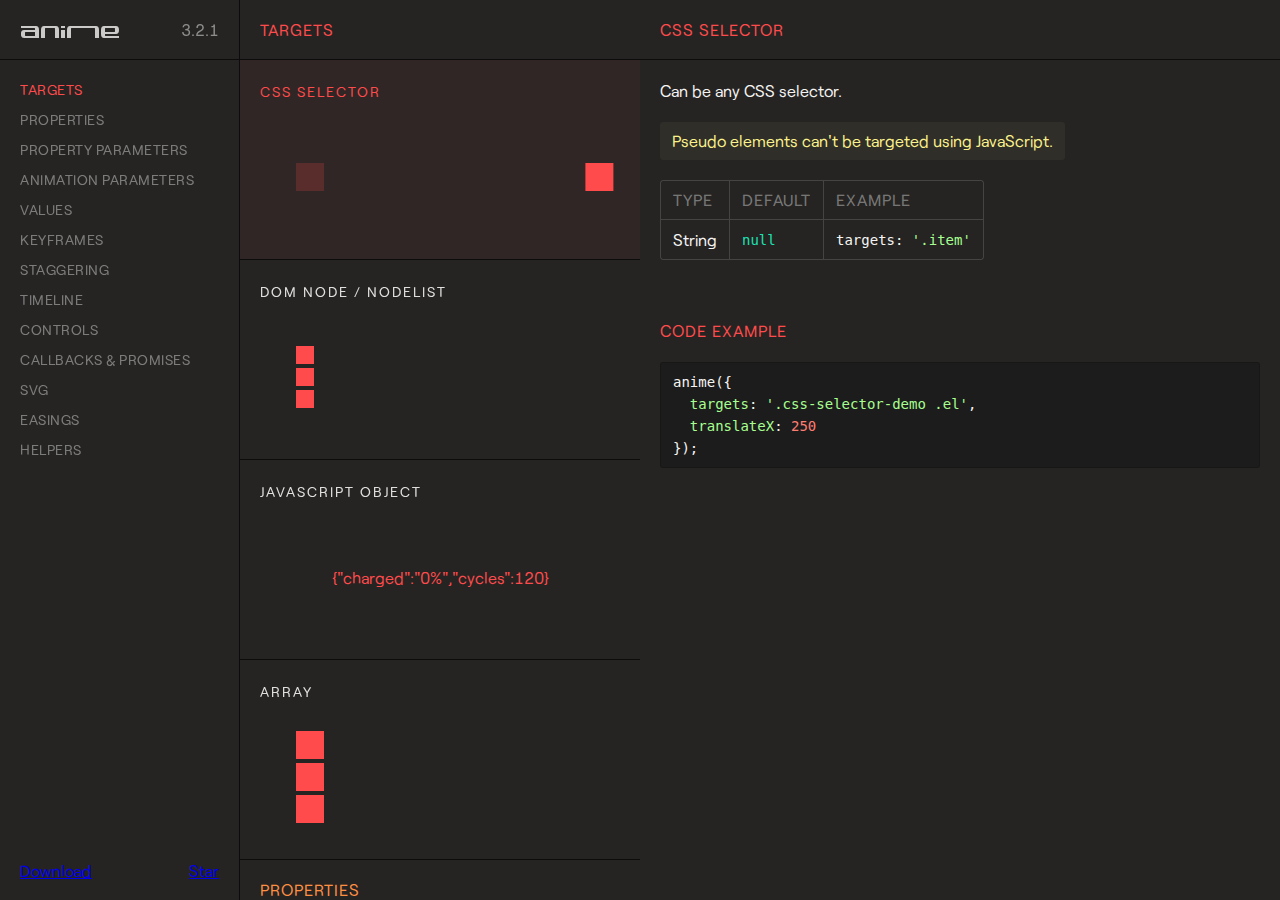
<file: Anime Js/anime-master/documentation/index.html>
<!DOCTYPE html>
<html>
<head>
  <title>Documentation | anime.js</title>
  <meta charset="utf-8">
  <meta name="viewport" content="width=device-width, initial-scale=1, maximum-scale=1">

  <meta property="og:title" content="anime.js">
  <meta property="og:url" content="https://animejs.com">
  <meta property="og:description" content="Javascript animation engine">
  <meta property="og:image" content="https://animejs.com/documentation/assets/img/social-media-image.png">

  <meta name="twitter:card" content="summary_large_image">
  <meta name="twitter:site" content="@juliangarnier">
  <meta name="twitter:creator" content="@juliangarnier">
  <meta name="twitter:title" content="anime.js">
  <meta name="twitter:description" content="Javascript animation engine">
  <meta name="twitter:image" content="https://animejs.com/documentation/assets/img/social-media-image.png">

  <link rel="apple-touch-icon-precomposed" href="assets/img/apple-touch-icon.png">
  <link rel="icon" type="image/png" href="assets/img/favicon.png" >

  <link href="//cloud.typenetwork.com/projects/2160/fontface.css/" rel="stylesheet" type="text/css">

  <link href="assets/css/animejs.css" rel="stylesheet">
  <link href="assets/css/anime-theme.css" rel="stylesheet">
  <link href="assets/css/documentation.css" rel="stylesheet">

  <script src="../lib/anime.min.js"></script>
</head>
<body>
  <div class="content">
    <header class="header">
    <a class="logo" href="https://github.com/juliangarnier/anime/">
      <img class="anime-mini-logo" src="assets/img/anime-mini-logo.svg" />
      <span class="version-number"></span>
    </a>
    </header>
    <section class="pane sidebar">
      <nav class="navigation"></nav>
      <div class="sidebar-info">
        <a class="github-button" href="https://github.com/juliangarnier/anime/archive/master.zip" data-color-scheme="no-preference: dark; light: dark; dark: dark;" data-icon="octicon-cloud-download" aria-label="Download juliangarnier/anime on GitHub">Download</a>
        <a class="github-button" href="https://github.com/juliangarnier/anime" data-color-scheme="no-preference: dark; light: dark; dark: dark;" data-show-count="true" aria-label="Star juliangarnier/anime on GitHub">Star</a>
      </div>
    </section>
    <section class="pane demos">

<!-- TARGETS -->
<article id="targets" class="color-targets">
  <header>
    <h2 class="demos-title">Targets</h2>
  </header>

<div id="cssSelector" class="demo">
  <h3 class="demo-title">CSS Selector</h3>
  <div class="demo-description">
    <p>Can be any CSS selector.</p>
    <p class="bubble warning">Pseudo elements can't be targeted using JavaScript.</p>
    <table>
      <thead>
        <td>Type</td>
        <td>Default</td>
        <td>Example</td>
      </thead>
      <tr>
        <td>String</td>
        <td><code>null</code></td>
        <td><code>targets: '.item'</code></td>
      </tr>
    </table>
  </div>
  <div class="demo-content css-selector-demo">
    <div class="line">
      <div class="square shadow"></div>
      <div class="square el"></div>
    </div>
  </div>
  <script>var cssSelector = function() {
/*DEMO*/
anime({
  targets: '.css-selector-demo .el',
  translateX: 250
});
/*DEMO*/
}
  </script>

</div>

<div id="domNode" class="demo">
  <h3 class="demo-title">DOM Node / NodeList</h3>
  <div class="demo-description">
    <p>
      Can be any DOM Node or NodeList.
    </p>
    <table>
      <thead>
        <td>Type</td>
        <td>Default</td>
        <td>Example</td>
      </thead>
      <tr>
        <td>DOM Node</td>
        <td><code>null</code></td>
        <td><code>targets: el.querySelector('.item')</code></td>
      </tr>
      <tr>
        <td>NodeList</td>
        <td><code>null</code></td>
        <td><code>targets: el.querySelectorAll('.item')</code></td>
      </tr>
    </table>
  </div>
  <div class="demo-content dom-node-demo">
    <div class="line">
      <div class="small square shadow"></div>
      <div class="small square el"></div>
    </div>
    <div class="line">
      <div class="small square shadow"></div>
      <div class="small square el"></div>
    </div>
    <div class="line">
      <div class="small square shadow"></div>
      <div class="small square el"></div>
    </div>
  </div>
  <script>var domNode = function() {
/*DEMO*/
var elements = document.querySelectorAll('.dom-node-demo .el');

anime({
  targets: elements,
  translateX: 270
});
/*DEMO*/
}
  </script>
</div>

<div id="JSobject" class="demo">
  <h3 class="demo-title">JavaScript Object</h3>
  <div class="demo-description">
    <p>
      A JavaScript Object with at least one property containing a numerical value.
    </p>
    <table>
      <thead>
        <td>Type</td>
        <td>Default</td>
        <td>Example</td>
      </thead>
      <tr>
        <td>Object</td>
        <td><code>null</code></td>
        <td><code>targets: myObjectProp</code></td>
      </tr>
    </table>
  </div>
  <div class="demo-content">
    <pre class="battery-log">{"charged":"0%","cycles":120}</pre>
  </div>
  <script>var JSobject = function() {
/*DEMO*/
var logEl = document.querySelector('.battery-log');

var battery = {
  charged: '0%',
  cycles: 120
}

anime({
  targets: battery,
  charged: '100%',
  cycles: 130,
  round: 1,
  easing: 'linear',
  update: function() {
    logEl.innerHTML = JSON.stringify(battery);
  }
});
/*DEMO*/
}
  </script>
<script>
</script>
</div>

<div id="array" class="demo">
  <h3 class="demo-title">Array</h3>
  <div class="demo-description">
    <p>
      An array containing multiple targets.
    </p>
    <p class="bubble info">
      Accepts mixed types. E.g. <code>['.el', domNode, jsObject]</code>
    </p>
    <table>
      <thead>
        <td>Type</td>
        <td>Default</td>
        <td>Example</td>
      </thead>
      <tr>
        <td>Array</td>
        <td><code>null</code></td>
        <td><code>targets: ['.item', el.getElementById('#thing')]</code></td>
      </tr>
    </table>
  </div>
  <div class="demo-content mixed-array-demo">
    <div class="line">
      <div class="square shadow"></div>
      <div class="square el el-01"></div>
    </div>
    <div class="line">
      <div class="square shadow"></div>
      <div class="square el el-02"></div>
    </div>
    <div class="line">
      <div class="square shadow"></div>
      <div class="square el el-03"></div>
    </div>
  </div>
  <script>var array = function() {
/*DEMO*/
var el = document.querySelector('.mixed-array-demo .el-01');

anime({
  targets: [el, '.mixed-array-demo .el-02', '.mixed-array-demo .el-03'],
  translateX: 250
});
/*DEMO*/
}
  </script>

</div>

</article>
<!-- -->

<!-- ANIMATABLE PROPERTIES -->
<article id="properties" class="color-properties">
<header>
  <h2 class="demos-title">Properties</h2>
</header>

<div id="cssProperties" class="demo">
  <h3 class="demo-title">CSS Properties</h3>
  <div class="demo-description">
    <p>
      Any CSS properties can be animated.
    </p>
    <p class="bubble warning">
      Most CSS properties will cause layout changes or repaint, and will result in choppy animation.
      Prioritize opacity and CSS transforms as much as possible.
    </p>
    <p>More details about accepted values in the <a class="color-values" href="#unitlessValue">values</a> section.</p>
    <table>
      <thead>
        <td>Example</td>
        <td>value</td>
      </thead>
      <tr>
        <td><code>opacity</code></td>
        <td><code>.5</code></td>
      </tr>
      <tr>
        <td><code>left</code></td>
        <td><code>'100px'</code></td>
      </tr>
    </table>
  </div>
  <div class="demo-content css-prop-demo">
    <div class="large square shadow"></div>
    <div class="large square el"></div>
  </div>
  <script>var cssProperties = function() {
/*DEMO*/
anime({
  targets: '.css-prop-demo .el',
  left: '240px',
  backgroundColor: '#FFF',
  borderRadius: ['0%', '50%'],
  easing: 'easeInOutQuad'
});
/*DEMO*/
}
  </script>
</div>

<div id="CSStransforms" class="demo">
  <h3 class="demo-title">CSS Transforms</h3>
  <div class="demo-description">
    <p>
      Animate CSS transforms properties individually.
    </p>
    <p class="bubble info">
      It's possible to specify different timing for each transforms properties, more details in the <a class="color-prop-params" href="#specificPropParameters">specific property parameters</a> section.
    </p>
    <p>More details about accepted values in the <a class="color-values" href="#unitlessValue">values</a> section.</p>
    <table>
      <thead>
        <td>Valid properties</td>
        <td>Default unit</td>
      </thead>
      <tr><td><code>'translateX'</code></td><td><code>'px'</code></td></tr>
      <tr><td><code>'translateY'</code></td><td><code>'px'</code></td></tr>
      <tr><td><code>'translateZ'</code></td><td><code>'px'</code></td></tr>
      <tr><td><code>'rotate'</code></td><td><code>'deg'</code></td></tr>
      <tr><td><code>'rotateX'</code></td><td><code>'deg'</code></td></tr>
      <tr><td><code>'rotateY'</code></td><td><code>'deg'</code></td></tr>
      <tr><td><code>'rotateZ'</code></td><td><code>'deg'</code></td></tr>
      <tr><td><code>'scale'</code></td><td><code>—</code></td></tr>
      <tr><td><code>'scaleX'</code></td><td><code>—</code></td></tr>
      <tr><td><code>'scaleY'</code></td><td><code>—</code></td></tr>
      <tr><td><code>'scaleZ'</code></td><td><code>—</code></td></tr>
      <tr><td><code>'skew'</code></td><td><code>'deg'</code></td></tr>
      <tr><td><code>'skewX'</code></td><td><code>'deg'</code></td></tr>
      <tr><td><code>'skewY'</code></td><td><code>'deg'</code></td></tr>
      <tr><td><code>'perspective'</code></td><td><code>'px'</code></td></tr>
    </table>
  </div>
  <div class="demo-content css-transforms-demo">
    <div class="square shadow"></div>
    <div class="square el"></div>
  </div>
  <script>var CSStransforms = function() {
/*DEMO*/
anime({
  targets: '.css-transforms-demo .el',
  translateX: 250,
  scale: 2,
  rotate: '1turn'
});
/*DEMO*/
}
  </script>
</div>

<div id="JSobjProp" class="demo">
  <h3 class="demo-title">Object properties</h3>
  <div class="demo-description">
    <p>
      Any Object property containing a numerical value can be animated.<br>
      More details about accepted values in the <a class="color-values" href="#unitlessValue">values</a> section.
    </p>
    <table>
      <thead>
        <td>Example</td>
        <td>value</td>
      </thead>
      <tr>
        <td><code>prop1</code></td>
        <td><code>50</code></td>
      </tr>
      <tr>
        <td><code>'prop2'</code></td>
        <td><code>'100%'</code></td>
      </tr>
    </table>
  </div>
  <div class="demo-content">
    <pre class="js-object-log">{"prop1":0,"prop2":"0%"}</pre>
  </div>
  <script>var JSobjProp = function() {
/*DEMO*/
var objPropLogEl = document.querySelector('.js-object-log');

var myObject = {
  prop1: 0,
  prop2: '0%'
}

anime({
  targets: myObject,
  prop1: 50,
  prop2: '100%',
  easing: 'linear',
  round: 1,
  update: function() {
    objPropLogEl.innerHTML = JSON.stringify(myObject);
  }
});
/*DEMO*/
}
  </script>
</div>

<div id="domAttr" class="demo">
  <h3 class="demo-title">DOM Attributes</h3>
  <div class="demo-description">
    <p>
      Any DOM Attributes containing a numerical value can be animated.<br>
      More details about accepted values in the <a class="color-values" href="#unitlessValue">values</a> section.
    </p>
    <table>
      <thead>
        <td>Example</td>
        <td>value</td>
      </thead>
      <tr>
        <td><code>value</code></td>
        <td><code>1000</code></td>
      </tr>
      <tr>
        <td><code>volume</code></td>
        <td><code>0</code></td>
      </tr>
      <tr>
        <td><code>data-custom</code></td>
        <td><code>'3 dogs'</code></td>
      </tr>
    </table>
  </div>
  <div class="demo-content dom-attribute-demo">
    <input class="el text-output" value="0"></input>
  </div>
  <script>var domAttr = function() {
/*DEMO*/
anime({
  targets: '.dom-attribute-demo input',
  value: [0, 1000],
  round: 1,
  easing: 'easeInOutExpo'
});
/*DEMO*/
}
  </script>
</div>

<div id="svgAttr" class="demo">
  <h3 class="demo-title">SVG Attributes</h3>
  <div class="demo-description">
    <p>
      Like any other <a class="color-properties" href="#domAttr">DOM attributes</a>, all SVG attributes containing at least one numerical value can be animated.<br>
      More details about accepted values in the <a class="color-values" href="#unitlessValue">values</a> section and SVG animation in the <a class="color-svg" href="#motionPath">SVG</a> section.
    </p>
    <table>
      <thead>
        <td>Example</td>
        <td>value</td>
      </thead>
      <tr>
        <td><code>points</code></td>
        <td><code>'64 68.64 8.574 100 63.446 67.68 64 4 64.554 67.68 119.426 100'</code></td>
      </tr>
      <tr>
        <td><code>scale</code></td>
        <td><code>1</code></td>
      </tr>
      <tr>
        <td><code>baseFrequency</code></td>
        <td><code>0</code></td>
      </tr>
    </table>
  </div>
  <div class="demo-content align-center svg-attributes-demo">
<svg width="128" height="128" viewBox="0 0 128 128">
  <filter id="displacementFilter">
    <feTurbulence type="turbulence" baseFrequency=".05" numOctaves="2" result="turbulence"/>
    <feDisplacementMap in2="turbulence" in="SourceGraphic" scale="15" xChannelSelector="R" yChannelSelector="G"/>
  </filter>
  <polygon points="64 68.64 8.574 100 63.446 67.68 64 4 64.554 67.68 119.426 100" style="filter: url(#displacementFilter)" fill="currentColor"/>
</svg>
  </div>
  <script>var svgAttr = function() {
  // Needed to reset demo
  var polyEl = document.querySelector('.svg-attributes-demo polygon');
  var feTurbulenceEl = document.querySelector('feTurbulence');
  var feDisplacementMap = document.querySelector('feDisplacementMap');
  polyEl.setAttribute('points', '64 68.64 8.574 100 63.446 67.68 64 4 64.554 67.68 119.426 100');
  feTurbulenceEl.setAttribute('baseFrequency', '.05');
  feDisplacementMap.setAttribute('scale', '15');
/*DEMO*/
anime({
  targets: ['.svg-attributes-demo polygon', 'feTurbulence', 'feDisplacementMap'],
  points: '64 128 8.574 96 8.574 32 64 0 119.426 32 119.426 96',
  baseFrequency: 0,
  scale: 1,
  loop: true,
  direction: 'alternate',
  easing: 'easeInOutExpo'
});
/*DEMO*/
}
  </script>

</div>

</article>
<!-- -->

<!-- PROPERTY PARAMETERS -->
<article id="propertyParameters" class="color-prop-params">
  <header>
    <h2 class="demos-title">Property parameters</h2>
  </header>

<div id="duration" class="demo">
  <h3 class="demo-title">Duration</h3>
  <div class="demo-description">
    <p>
      Defines the duration in milliseconds of the animation.
    </p>
    <table>
      <thead>
        <td>Type</td>
        <td>Default</td>
        <td>Example</td>
      </thead>
      <tr>
        <td>Number</td>
        <td><code>1000</code></td>
        <td><code>3000</code></td>
      </tr>
      <tr>
        <td>anime.stagger</td>
        <td>See <a class="color-staggering" href="#staggeringBasics">staggering</a> section</td>
        <td><code>anime.stagger(150)</code></td>
      </tr>
      <tr>
        <td>Function</td>
        <td>See <a class="color-prop-params" href="#functionBasedParameters">function based parameters</a> section</td>
        <td><code>(el, i) => i * 150</code></td>
      </tr>
    </table>
  </div>
  <div class="demo-content duration-demo">
    <div class="label">3000 ms</div>
    <div class="square shadow"></div>
    <div class="square el"></div>
  </div>
  <script>var duration = function() {
/*DEMO*/
anime({
  targets: '.duration-demo .el',
  translateX: 250,
  duration: 3000
});
/*DEMO*/
}
  </script>
</div>

<div id="delay" class="demo">
  <h3 class="demo-title">Delay</h3>
  <div class="demo-description">
    <p>
      Defines the delay in milliseconds of the animation.
    </p>
    <table>
      <thead>
        <td>Type</td>
        <td>Default</td>
        <td>Example</td>
      </thead>
      <tr>
        <td>Number</td>
        <td><code>0</code></td>
        <td><code>1000</code></td>
      </tr>
      <tr>
        <td>anime.stagger</td>
        <td>See <a class="color-staggering" href="#staggeringBasics">staggering</a> section</td>
        <td><code>anime.stagger(150)</code></td>
      </tr>
      <tr>
        <td>Function</td>
        <td>See <a class="color-prop-params" href="#functionBasedParameters">function based parameters</a> section</td>
        <td><code>(el, i) => i * 150</code></td>
      </tr>
    </table>
  </div>
  <div class="demo-content delay-demo">
    <div class="label">1000 ms</div>
    <div class="square shadow"></div>
    <div class="square el"></div>
  </div>
  <script>var delay = function() {
/*DEMO*/
anime({
  targets: '.delay-demo .el',
  translateX: 250,
  delay: 1000
});
/*DEMO*/
}
  </script>
</div>

<div id="endDelay" class="demo">
  <h3 class="demo-title">end delay</h3>
  <div class="demo-description">
    <p>
      Adds some extra time in milliseconds at the end of the animation.
    </p>
    <table>
      <thead>
        <td>Type</td>
        <td>Default</td>
        <td>Example</td>
      </thead>
      <tr>
        <td>Number</td>
        <td><code>0</code></td>
        <td><code>1000</code></td>
      </tr>
      <tr>
        <td>anime.stagger</td>
        <td>See <a class="color-staggering" href="#staggeringBasics">staggering</a> section</td>
        <td><code>anime.stagger(150)</code></td>
      </tr>
      <tr>
        <td>Function</td>
        <td>See <a class="color-prop-params" href="#functionBasedParameters">function based parameters</a> section</td>
        <td><code>(el, i) => i * 150</code></td>
      </tr>
    </table>
  </div>
  <div class="demo-content end-delay-demo">
    <div class="label">1000 ms</div>
    <div class="square shadow"></div>
    <div class="square el"></div>
  </div>
  <script>var endDelay = function() {
/*DEMO*/
anime({
  targets: '.end-delay-demo .el',
  translateX: 250,
  endDelay: 1000,
  direction: 'alternate'
});
/*DEMO*/
}
  </script>

</div>

<div id="easing" class="demo">
  <h3 class="demo-title">Easing</h3>
  <div class="demo-description">
    <p>
      Defines the timing function of the animation.
    </p>
    <p class="bubble info">
      Check out the <a class="color-easings" href="#linearEasing">easings</a> section for a complete list of available easing and parameters.
    </p>
    <table>
      <thead>
        <td>Type</td>
        <td>Default</td>
        <td>Example</td>
      </thead>
      <tr>
        <td>String</td>
        <td><code>'easeOutElastic(1, .5)'</code></td>
        <td><code>easing: 'easeInOutQuad'</code></td>
      </tr>
    </table>
  </div>
  <div class="demo-content easing-demo">
    <div class="label">easeInOutExpo</div>
    <div class="square shadow"></div>
    <div class="square el"></div>
  </div>
  <script>var easing = function() {
/*DEMO*/
anime({
  targets: '.easing-demo .el',
  translateX: 250,
  easing: 'easeInOutExpo'
});
/*DEMO*/
}
  </script>

</div>

<div id="round" class="demo">
  <h3 class="demo-title">Round</h3>
  <div class="demo-description">
    <p>
      Rounds up the value to x decimals.
    </p>
    <table>
      <thead>
        <td>Type</td>
        <td>Default</td>
        <td>Example</td>
      </thead>
      <tr>
        <td>Number</td>
        <td><code>0</code></td>
        <td><code>round: 10</code></td>
      </tr>
    </table>
  </div>
  <div class="demo-content">
    <pre class="round-log">0</pre>
  </div>
  <script>var round = function() {
/*DEMO*/
var roundLogEl = document.querySelector('.round-log');

anime({
  targets: roundLogEl,
  innerHTML: [0, 10000],
  easing: 'linear',
  round: 10 // Will round the animated value to 1 decimal
});
/*DEMO*/
}
  </script>
</div>

<div id="specificPropParameters" class="demo">
  <h3 class="demo-title">Specific property parameters</h3>
  <div class="demo-description">
    <p>
      Defines specific parameters to each property of the animation using an Object as value.<br>
      Other properties that aren't specified in the Object are inheritted from the main animation.
    </p>
    <table>
      <thead>
        <td>Type</td>
        <td>Example</td>
      </thead>
      <tr>
        <td>Object</td>
<td><code>rotate: {
  value: 360,
  duration: 1800,
  easing: 'easeInOutSine'
}</code></td>
      </tr>
    </table>
  </div>
  <div class="demo-content specific-prop-params-demo">
    <div class="square shadow"></div>
    <div class="square el"></div>
  </div>
  <script>var specificPropParameters = function() {
/*DEMO*/
anime({
  targets: '.specific-prop-params-demo .el',
  translateX: {
    value: 250,
    duration: 800
  },
  rotate: {
    value: 360,
    duration: 1800,
    easing: 'easeInOutSine'
  },
  scale: {
    value: 2,
    duration: 1600,
    delay: 800,
    easing: 'easeInOutQuart'
  },
  delay: 250 // All properties except 'scale' inherit 250ms delay
});
/*DEMO*/
}
  </script>

</div>

<div id="functionBasedParameters" class="demo">
  <h3 class="demo-title">Function based parameters</h3>
  <div class="demo-description">
    <p>
      Get different values for every target and property of the animation.
    </p>
    <p>
      The function accepts 3 arguments:
    </p>
    <table>
      <thead>
        <td>Arguments</td>
        <td>Infos</td>
      </thead>
      <tr>
        <td><code>target</code></td>
        <td>The curent animated targeted element</td>
      </tr>
      <tr>
        <td><code>index</code></td>
        <td>The index of the animated targeted element</td>
      </tr>
      <tr>
        <td><code>targetsLength</code></td>
        <td>The total number of animated targets</td>
      </tr>
    </table>
    <p class="bubble info">
      See <a class="color-staggering" href="#staggeringBasics">staggering</a> section for easier values manipulation.
    </p>
  </div>
  <div class="demo-content function-based-params-demo">
    <div class="line">
      <div class="small label">delay = 0 * 100</div>
      <div class="small square shadow"></div>
      <div class="small square el"></div>
    </div>
    <div class="line">
      <div class="small label">delay = 1 * 100</div>
      <div class="small square shadow"></div>
      <div class="small square el"></div>
    </div>
    <div class="line">
      <div class="small label">delay = 2 * 100</div>
      <div class="small square shadow"></div>
      <div class="small square el"></div>
    </div>
  </div>
  <script>var functionBasedParameters = function() {
/*DEMO*/
anime({
  targets: '.function-based-params-demo .el',
  translateX: 270,
  direction: 'alternate',
  loop: true,
  delay: function(el, i, l) {
    return i * 100;
  },
  endDelay: function(el, i, l) {
    return (l - i) * 100;
  }
});
/*DEMO*/
}
  </script>

</div>

</article>
<!-- -->

<!-- ANIMATION PARAMETERS -->
<article id="animationParameters" class="color-anim-params">
  <header>
    <h2 class="demos-title">Animation parameters</h2>
  </header>

<div id="direction" class="demo">
  <h3 class="demo-title">Direction</h3>
  <div class="demo-description">
    <p>
      Defines the direction of the animation.
    </p>
    <table>
      <thead>
        <td>Accepts</td>
        <td>Infos</td>
      </thead>
      <tr>
        <td><code>'normal'</code></td>
        <td>Animation progress goes from 0 to 100%</td>
      </tr>
      <tr>
        <td><code>'reverse'</code></td>
        <td>Animation progress goes from 100% to 0%</td>
      </tr>
      <tr>
        <td><code>'alternate'</code></td>
        <td>Animation progress goes from 0% to 100% then goes back to 0%</td>
      </tr>
    </table>
  </div>
  <div class="demo-content">
    <div class="line">
      <div class="label">normal</div>
      <div class="square shadow"></div>
      <div class="square el dir-normal"></div>
    </div>
    <div class="line">
      <div class="label">reverse</div>
      <div class="square shadow"></div>
      <div class="square el dir-reverse"></div>
    </div>
    <div class="line">
      <div class="label">alternate</div>
      <div class="square shadow"></div>
      <div class="square el dir-alternate"></div>
    </div>
  </div>
  <script>var direction = function() {
/*DEMO*/
anime({
  targets: '.dir-normal',
  translateX: 250,
  easing: 'easeInOutSine'
});

anime({
  targets: '.dir-reverse',
  translateX: 250,
  direction: 'reverse',
  easing: 'easeInOutSine'
});

anime({
  targets: '.dir-alternate',
  translateX: 250,
  direction: 'alternate',
  easing: 'easeInOutSine'
});
/*DEMO*/
}
  </script>

</div>

<div id="loop" class="demo">
  <h3 class="demo-title">Loop</h3>
  <div class="demo-description">
    <p>
      Defines the number of iterations of your animation.
    </p>
    <table>
      <thead>
        <td>Accepts</td>
        <td>Infos</td>
      </thead>
      <tr>
        <td><code>Number</code></td>
        <td>The number of iterations</td>
      </tr>
      <tr>
        <td><code>true</code></td>
        <td>Loop indefinitely</td>
      </tr>
    </table>
  </div>
  <div class="demo-content">
    <div class="line">
      <div class="small label">normal 3 times</div>
      <div class="small square shadow"></div>
      <div class="small square el loop"></div>
    </div>
    <div class="line">
      <div class="small label">reverse 3 times</div>
      <div class="small square shadow"></div>
      <div class="small square el loop-reverse"></div>
    </div>
    <div class="line">
      <div class="small label">alternate 3 times</div>
      <div class="small square shadow"></div>
      <div class="small square el loop-alternate"></div>
    </div>
    <div class="line">
      <div class="small label">normal inifinite</div>
      <div class="small square shadow"></div>
      <div class="small square el loop-infinity"></div>
    </div>
    <div class="line">
      <div class="small label">inifinite reverse</div>
      <div class="small square shadow"></div>
      <div class="small square el loop-reverse-infinity"></div>
    </div>
    <div class="line">
      <div class="small label">inifinite alternate</div>
      <div class="small square shadow"></div>
      <div class="small square el loop-alternate-infinity"></div>
    </div>
  </div>
  <script>var loop = function() {
/*DEMO*/
anime({
  targets: '.loop',
  translateX: 270,
  loop: 3,
  easing: 'easeInOutSine'
});

anime({
  targets: '.loop-infinity',
  translateX: 270,
  loop: true,
  easing: 'easeInOutSine'
});

anime({
  targets: '.loop-reverse',
  translateX: 270,
  loop: 3,
  direction: 'reverse',
  easing: 'easeInOutSine'
});

anime({
  targets: '.loop-reverse-infinity',
  translateX: 270,
  direction: 'reverse',
  loop: true,
  easing: 'easeInOutSine'
});

anime({
  targets: '.loop-alternate',
  translateX: 270,
  loop: 3,
  direction: 'alternate',
  easing: 'easeInOutSine'
});

anime({
  targets: '.loop-alternate-infinity',
  translateX: 270,
  direction: 'alternate',
  loop: true,
  easing: 'easeInOutSine'
});
/*DEMO*/
}
  </script>
</div>

<div id="autoplay" class="demo">
  <h3 class="demo-title">Autoplay</h3>
  <div class="demo-description">
    <p>
      Defines if the animation should automatically starts or not.
    </p>
    <table>
      <thead>
        <td>Accepts</td>
        <td>Infos</td>
      </thead>
      <tr>
        <td><code>true</code></td>
        <td>Automatically starts the animation</td>
      </tr>
      <tr>
        <td><code>false</code></td>
        <td>Animation is paused by default</td>
      </tr>
    </table>
  </div>
  <div class="demo-content">
    <div class="line">
      <div class="label">autoplay: true</div>
      <div class="square shadow"></div>
      <div class="square el autoplay-true"></div>
    </div>
    <div class="line">
      <div class="label">autoplay: false</div>
      <div class="square shadow"></div>
      <div class="square el autoplay-false"></div>
    </div>
  </div>
  <script>var autoplay = function() {
/*DEMO*/
anime({
  targets: '.autoplay-true',
  translateX: 250,
  autoplay: true,
  easing: 'easeInOutSine'
});

anime({
  targets: '.autoplay-false',
  translateX: 250,
  autoplay: false,
  easing: 'easeInOutSine'
});
/*DEMO*/
}
  </script>
</div>

</article>
<!-- -->

<!-- VALUES -->
<article id="values" class="color-values">
<header>
  <h2 class="demos-title">Values</h2>
</header>

<div id="unitlessValue" class="demo">
  <h3 class="demo-title">Unitless</h3>
  <div class="demo-description">
    <p>
      If the original value has a unit, it will be automatically added to the animated value.
    </p>
    <table>
      <thead>
        <td>Type</td>
        <td>Example</td>
      </thead>
      <tr>
        <td>Number</td>
        <td><code>translateX: 250</code></td>
      </tr>
    </table>
  </div>
  <div class="demo-content unitless-values-demo">
    <div class="circle shadow"></div>
    <div class="circle el"></div>
  </div>
  <script>var unitlessValue = function() {
/*DEMO*/
anime({
  targets: '.unitless-values-demo .el',
  translateX: 250, // -> '250px'
  rotate: 540 // -> '540deg'
});
/*DEMO*/
}
  </script>

</div>

<div id="specificUnitValue" class="demo">
  <h3 class="demo-title">Specific unit</h3>
  <div class="demo-description">
    <p>
      Forces the animation to use a certain unit and will automatically convert the initial target value.
    </p>
    <p class="bubble warning">
      Conversion accuracy can vary depending of the unit used.<br>
      You can also define the initial value of the animation directly using an array, see the <a href="#fromToValues" class="color-values">from to values</a> section.
    </p>
    <table>
      <thead>
        <td>Type</td>
        <td>Example</td>
      </thead>
      <tr>
        <td>String</td>
        <td><code>width: '100%'</code></td>
      </tr>
    </table>
  </div>
  <div class="demo-content specific-unit-values-demo">
    <div class="square shadow"></div>
    <div class="square el"></div>
  </div>
  <script>var specificUnitValue = function() {
/*DEMO*/
anime({
  targets: '.specific-unit-values-demo .el',
  width: '100%', // -> from '28px' to '100%',
  easing: 'easeInOutQuad',
  direction: 'alternate',
  loop: true
});
/*DEMO*/
}
  </script>

</div>

<div id="relativeValues" class="demo">
  <h3 class="demo-title">Relative</h3>
  <div class="demo-description">
    <p>
      Adds, substracts or multiplies the original value.
    </p>
    <table>
      <thead>
        <td>Accepts</td>
        <td>Effect</td>
        <td>Example</td>
      </thead>
      <tr>
        <td><code>'+='</code></td>
        <td>Add</td>
        <td><code>'+=100'</code></td>
      </tr>
      <tr>
        <td><code>'-='</code></td>
        <td>Substract</td>
        <td><code>'-=2turn'</code></td>
      </tr>
      <tr>
        <td><code>'*='</code></td>
        <td>Multiply</td>
        <td><code>'*=10'</code></td>
      </tr>
    </table>
  </div>
  <div class="demo-content">
    <div class="circle shadow"></div>
    <div class="circle el relative-values"></div>
  </div>
  <script>var relativeValues = function() {
/*DEMO*/
var relativeEl = document.querySelector('.el.relative-values');
relativeEl.style.transform = 'translateX(100px)';

anime({
  targets: '.el.relative-values',
  translateX: {
    value: '*=2.5', // 100px * 2.5 = '250px'
    duration: 1000
  },
  width: {
    value: '-=20px', // 28 - 20 = '8px'
    duration: 1800,
    easing: 'easeInOutSine'
  },
  rotate: {
    value: '+=2turn', // 0 + 2 = '2turn'
    duration: 1800,
    easing: 'easeInOutSine'
  },
  direction: 'alternate'
});
/*DEMO*/
}
  </script>

</div>

<div id="colors" class="demo">
  <h3 class="demo-title">Colors</h3>
  <div class="demo-description">
    <p>
      <i>anime.js</i> accepts and converts Hexadecimal, RGB, RGBA, HSL, and HSLA color values.
    </p>
    <p class="bubble warning">
      CSS color codes ( e.g. : <code>'red', 'yellow', 'aqua'</code> ) are not supported.
    </p>
    <table>
      <thead>
        <td>Accepts</td>
        <td>Example</td>
      </thead>
      <tr>
        <td>Hexadecimal</td>
        <td><code>'#FFF'</code> or <code>'#FFFFFF'</code></td>
      </tr>
      <tr>
        <td>RGB</td>
        <td><code>'rgb(255, 255, 255)'</code></td>
      </tr>
      <tr>
        <td>RGBA</td>
        <td><code>'rgba(255, 255, 255, .2)'</code></td>
      </tr>
      <tr>
        <td>HSL</td>
        <td><code>'hsl(0, 100%, 100%)'</code></td>
      </tr>
      <tr>
        <td>HSLA</td>
        <td><code>'hsla(0, 100%, 100%, .2)'</code></td>
      </tr>
    </table>
  </div>
  <div class="demo-content colors-demo">
    <div class="line">
      <div class="small label">HEX</div>
      <div class="small circle shadow"></div>
      <div class="small circle el color-hex"></div>
    </div>
    <div class="line">
      <div class="small label">RGB</div>
      <div class="small circle shadow"></div>
      <div class="small circle el color-rgb"></div>
    </div>
    <div class="line">
      <div class="small label">HSL</div>
      <div class="small circle shadow"></div>
      <div class="small circle el color-hsl"></div>
    </div>
    <div class="line">
      <div class="small label">RGBA</div>
      <div class="small circle shadow"></div>
      <div class="small circle el color-rgba"></div>
    </div>
    <div class="line">
      <div class="small label">HSLA</div>
      <div class="small circle shadow"></div>
      <div class="small circle el color-hsla"></div>
    </div>
  </div>
  <script>var colors = function() {
/*DEMO*/
var colorsExamples = anime.timeline({
  endDelay: 1000,
  easing: 'easeInOutQuad',
  direction: 'alternate',
  loop: true
})
.add({ targets: '.color-hex',  background: '#FFF' }, 0)
.add({ targets: '.color-rgb',  background: 'rgb(255,255,255)' }, 0)
.add({ targets: '.color-hsl',  background: 'hsl(0, 100%, 100%)' }, 0)
.add({ targets: '.color-rgba', background: 'rgba(255,255,255, .2)' }, 0)
.add({ targets: '.color-hsla', background: 'hsla(0, 100%, 100%, .2)' }, 0)
.add({ targets: '.colors-demo .el', translateX: 270 }, 0);
/*DEMO*/
}
  </script>

</div>

<div id="fromToValues" class="demo">
  <h3 class="demo-title">From To</h3>
  <div class="demo-description">
    <p>
      Forces the animation to start at a specified value.
    </p>
    <table>
      <thead>
        <td>Type</td>
        <td>Example</td>
      </thead>
      <tr>
        <td><code>Array</code></td>
        <td><code>['50%', '100%']</code></td>
      </tr>
    </table>
  </div>
  <div class="demo-content">
    <div class="circle shadow"></div>
    <div class="circle el from-to-values"></div>
  </div>
  <script>var fromToValues = function() {
/*DEMO*/
anime({
  targets: '.el.from-to-values',
  translateX: [100, 250], // from 100 to 250
  delay: 500,
  direction: 'alternate',
  loop: true
});
/*DEMO*/
}
  </script>

</div>

<div id="functionBasedPropVal" class="demo">
  <h3 class="demo-title">Function based values</h3>
  <div class="demo-description">
    <p>
      Get different values for every target and property of the animation.
    </p>
    <p>
      The function accepts 3 arguments:
    </p>
    <table>
      <thead>
        <td>Arguments</td>
        <td>Infos</td>
      </thead>
      <tr>
        <td><code>target</code></td>
        <td>The curently animated targeted element</td>
      </tr>
      <tr>
        <td><code>index</code></td>
        <td>The index of the animated targeted element</td>
      </tr>
      <tr>
        <td><code>targetsLength</code></td>
        <td>The total number of animated targets</td>
      </tr>
    </table>
  </div>
  <div class="demo-content function-based-values-demo">
    <div class="line">
      <div class="small circle shadow"></div>
      <div data-x="170" class="small circle el"></div>
    </div>
    <div class="line">
      <div class="small circle shadow"></div>
      <div data-x="80" class="small circle el"></div>
    </div>
    <div class="line">
      <div class="small circle shadow"></div>
      <div data-x="270" class="small circle el"></div>
    </div>
  </div>
  <script>var functionBasedPropVal = function() {
/*DEMO*/
anime({
  targets: '.function-based-values-demo .el',
  translateX: function(el) {
    return el.getAttribute('data-x');
  },
  translateY: function(el, i) {
    return 50 + (-50 * i);
  },
  scale: function(el, i, l) {
    return (l - i) + .25;
  },
  rotate: function() { return anime.random(-360, 360); },
  borderRadius: function() { return ['50%', anime.random(10, 35) + '%']; },
  duration: function() { return anime.random(1200, 1800); },
  delay: function() { return anime.random(0, 400); },
  direction: 'alternate',
  loop: true
});
/*DEMO*/
}
  </script>

</div>

</article>
<!-- -->

<!-- KEYFRAMES -->
<article id="keyframes" class="color-keyframes">
<header>
  <h2 class="demos-title">Keyframes</h2>
</header>

<div id="animationKeyframes" class="demo">
  <h3 class="demo-title">Animation keyframes</h3>
  <div class="demo-description">
    <p>
      Animation keyframes are defined using an Array, within the <code>keyframes</code> property.
    </p>
    <p class="bubble info">
      If there is no duration specified inside the keyframes, each keyframe duration will be equal to the animation's total duration divided by the number of keyframes.
    </p>
    <table>
      <thead>
        <td>Type</td>
        <td>Example</td>
      </thead>
      <tr>
        <td><code>Array</code></td>
        <td><code>[
  {value: 100, easing: 'easeOutExpo'},
  {value: 200, delay: 500},
  {value: 300, duration: 1000}
]</code></td>
      </tr>
    </table>
  </div>
  <div class="demo-content animation-keyframes-demo">
    <div class="circle shadow"></div>
    <div class="circle el keyframes"></div>
  </div>
  <script>var animationKeyframes = function() {
/*DEMO*/
anime({
  targets: '.animation-keyframes-demo .el',
  keyframes: [
    {translateY: -40},
    {translateX: 250},
    {translateY: 40},
    {translateX: 0},
    {translateY: 0}
  ],
  duration: 4000,
  easing: 'easeOutElastic(1, .8)',
  loop: true
});
/*DEMO*/
}
  </script>
</div>

<div id="propertyKeyframes" class="demo">
  <h3 class="demo-title">Property keyframes</h3>
  <div class="demo-description">
    <p>
      Similar to <a class="color-keyframes" href="#animationKeyframes">animation keyframes</a>, property keyframes are defined using an Array of property Object. Property keyframes allow overlapping animations since each property have its own keyframes array.
    </p>
    <p class="bubble info">
      If there is no duration specified inside the keyframes, each keyframe duration will be equal to the animation's total duration divided by the number of keyframes.
    </p>
    <table>
      <thead>
        <td>Type</td>
        <td>Example</td>
      </thead>
      <tr>
        <td><code>Array</code></td>
        <td><code>[
  {value: 100, easing: 'easeOutExpo'},
  {value: 200, delay: 500},
  {value: 300, duration: 1000}
]</code></td>
      </tr>
    </table>
  </div>
  <div class="demo-content property-keyframes-demo">
    <div class="circle shadow"></div>
    <div class="circle el keyframes"></div>
  </div>
  <script>var propertyKeyframes = function() {
/*DEMO*/
anime({
  targets: '.property-keyframes-demo .el',
  translateX: [
    { value: 250, duration: 1000, delay: 500 },
    { value: 0, duration: 1000, delay: 500 }
  ],
  translateY: [
    { value: -40, duration: 500 },
    { value: 40, duration: 500, delay: 1000 },
    { value: 0, duration: 500, delay: 1000 }
  ],
  scaleX: [
    { value: 4, duration: 100, delay: 500, easing: 'easeOutExpo' },
    { value: 1, duration: 900 },
    { value: 4, duration: 100, delay: 500, easing: 'easeOutExpo' },
    { value: 1, duration: 900 }
  ],
  scaleY: [
    { value: [1.75, 1], duration: 500 },
    { value: 2, duration: 50, delay: 1000, easing: 'easeOutExpo' },
    { value: 1, duration: 450 },
    { value: 1.75, duration: 50, delay: 1000, easing: 'easeOutExpo' },
    { value: 1, duration: 450 }
  ],
  easing: 'easeOutElastic(1, .8)',
  loop: true
});
/*DEMO*/
}
  </script>
</div>

</article>
<!-- -->

<!-- STAGGERING -->
<article id="staggering" class="color-staggering">
<header>
  <h2 class="demos-title">Staggering</h2>
</header>

<div id="staggeringBasics" class="demo">
  <h3 class="demo-title">Staggering basics</h3>
  <div class="demo-description">
    <p>
      Staggering allows you to animate multiple elements with <a href="https://en.wikipedia.org/wiki/Follow_through_and_overlapping_action">follow through and overlapping action</a>.
    </p>
    <pre><code>anime.stagger(value, options)</code></pre>
    <table>
      <thead>
        <td>Arguments</td>
        <td>Type</td>
        <td>Info</td>
        <td>Required</td>
      </thead>
      <tr>
        <td>Value</td>
        <td><code>Number</code>, <code>String</code>, <code>Array</code></td>
        <td>The manipulated value(s)</td>
        <td>Yes</td>
      </tr>
      <tr>
        <td>Options</td>
        <td><code>Object</code></td>
        <td>Stagger parameters</td>
        <td>No</td>
      </tr>
    </table>
  </div>
  <div class="demo-content basic-staggering-demo">
    <div class="line">
      <div class="label">delay = (100 * 0) ms</div>
      <div class="small square shadow"></div>
      <div class="small square el"></div>
    </div>
    <div class="line">
      <div class="label">delay = (100 * 1) ms</div>
      <div class="small square shadow"></div>
      <div class="small square el"></div>
    </div>
    <div class="line">
      <div class="label">delay = (100 * 2) ms</div>
      <div class="small square shadow"></div>
      <div class="small square el"></div>
    </div>
    <div class="line">
      <div class="label">delay = (100 * 3) ms</div>
      <div class="small square shadow"></div>
      <div class="small square el"></div>
    </div>
    <div class="line">
      <div class="label">delay = (100 * 4) ms</div>
      <div class="small square shadow"></div>
      <div class="small square el"></div>
    </div>
    <div class="line">
      <div class="label">delay = (100 * 5) ms</div>
      <div class="small square shadow"></div>
      <div class="small square el"></div>
    </div>
  </div>
  <script>var staggeringBasics = function() {
/*DEMO*/
anime({
  targets: '.basic-staggering-demo .el',
  translateX: 270,
  delay: anime.stagger(100) // increase delay by 100ms for each elements.
});
/*DEMO*/
}
  </script>
</div>

<div id="staggeringStartValue" class="demo">
  <h3 class="demo-title">Start value</h3>
  <div class="demo-description">
    <p>
      Starts the staggering effect from a specific value.
    </p>
    <pre><code>anime.stagger(value, {start: startValue})</code></pre>
    <table>
      <thead>
        <td>Types</td>
        <td>Info</td>
      </thead>
      <tr>
        <td><code>Number</code>, <code>String</code>
        <td>Same as propety values, see <a href="#unitlessValue" class="color-values">values section</a></td>
      </tr>
    </table>
  </div>
  <div class="demo-content staggering-start-value-demo">
    <div class="line">
      <div class="label">delay = 500 + (100 * 0) ms</div>
      <div class="small square shadow"></div>
      <div class="small square el"></div>
    </div>
    <div class="line">
      <div class="label">delay = 500 + (100 * 1) ms</div>
      <div class="small square shadow"></div>
      <div class="small square el"></div>
    </div>
    <div class="line">
      <div class="label">delay = 500 + (100 * 2) ms</div>
      <div class="small square shadow"></div>
      <div class="small square el"></div>
    </div>
    <div class="line">
      <div class="label">delay = 500 + (100 * 3) ms</div>
      <div class="small square shadow"></div>
      <div class="small square el"></div>
    </div>
    <div class="line">
      <div class="label">delay = 500 + (100 * 4) ms</div>
      <div class="small square shadow"></div>
      <div class="small square el"></div>
    </div>
    <div class="line">
      <div class="label">delay = 500 + (100 * 5) ms</div>
      <div class="small square shadow"></div>
      <div class="small square el"></div>
    </div>
  </div>
  <script>var staggeringStartValue = function() {
/*DEMO*/
anime({
  targets: '.staggering-start-value-demo .el',
  translateX: 270,
  delay: anime.stagger(100, {start: 500}) // delay starts at 500ms then increase by 100ms for each elements.
});
/*DEMO*/
}
  </script>
</div>

<div id="rangeValueStaggering" class="demo">
  <h3 class="demo-title">Range value</h3>
  <div class="demo-description">
    <p>
      Distributes evenly values between two numbers.
    </p>
    <pre><code>anime.stagger([startValue, endValue])</code></pre>
    <table>
      <thead>
        <td>Type</td>
        <td>Info</td>
      </thead>
      <tr>
        <td><code>'easingName'</code></td>
        <td>All valid easing names are accepted, see <a href="#easings" class="color-easings">easings section</a></td>
      </tr>
      <tr>
        <td><code>function(i)</code></td>
        <td>Custom easing function, see <a href="#customEasing" class="color-easings">custom easings section</a></td>
      </tr>
    </table>
  </div>
  <div class="demo-content range-value-staggering-demo">
    <div class="line">
      <div class="label">rotate = -360 + ((360 - (-360)) / 5) * 0</div>
      <div class="small square shadow"></div>
      <div class="small square el"></div>
    </div>
    <div class="line">
      <div class="label">rotate = -360 + ((360 - (-360)) / 5) * 1</div>
      <div class="small square shadow"></div>
      <div class="small square el"></div>
    </div>
    <div class="line">
      <div class="label">rotate = -360 + ((360 - (-360)) / 5) * 2</div>
      <div class="small square shadow"></div>
      <div class="small square el"></div>
    </div>
    <div class="line">
      <div class="label">rotate = -360 + ((360 - (-360)) / 5) * 3</div>
      <div class="small square shadow"></div>
      <div class="small square el"></div>
    </div>
    <div class="line">
      <div class="label">rotate = -360 + ((360 - (-360)) / 5) * 4</div>
      <div class="small square shadow"></div>
      <div class="small square el"></div>
    </div>
    <div class="line">
      <div class="label">rotate = -360 + ((360 - (-360)) / 5) * 5</div>
      <div class="small square shadow"></div>
      <div class="small square el"></div>
    </div>
  </div>
  <script>var rangeValueStaggering = function() {
/*DEMO*/
anime({
  targets: '.range-value-staggering-demo .el',
  translateX: 270,
  rotate: anime.stagger([-360, 360]), // rotation will be distributed from -360deg to 360deg evenly between all elements
  easing: 'easeInOutQuad'
});
/*DEMO*/
}
  </script>
</div>

<div id="staggeringFrom" class="demo">
  <h3 class="demo-title">From value</h3>
  <div class="demo-description">
    <p>
      Starts the stagger effect from a specific position.
    </p>
    <pre><code>anime.stagger(value, {from: startingPosition})</code></pre>
    <table>
      <thead>
        <td>Options</td>
        <td>Type</td>
        <td>Info</td>
      </thead>
      <tr>
        <td><code>'first'</code> (default)</td>
        <td><code>'string'</code></td>
        <td>Start the effect from the first element</td>
      </tr>
      <tr>
        <td><code>'last'</code></td>
        <td><code>'string'</code></td>
        <td>Start the effect from the last element</td>
      </tr>
      <tr>
        <td><code>'center'</code></td>
        <td><code>'string'</code></td>
        <td>Start the effect from the center</td>
      </tr>
      <tr>
        <td><code>index</code></td>
        <td><code>number</code></td>
        <td>Start the effect from the specified index</td>
      </tr>
    </table>
  </div>
  <div class="demo-content staggering-from-demo">
    <div class="line">
      <div class="small square shadow"></div>
      <div class="small square el"></div>
    </div>
    <div class="line">
      <div class="small square shadow"></div>
      <div class="small square el"></div>
    </div>
    <div class="line">
      <div class="small square shadow"></div>
      <div class="small square el"></div>
    </div>
    <div class="line">
      <div class="small square shadow"></div>
      <div class="small square el"></div>
    </div>
    <div class="line">
      <div class="small square shadow"></div>
      <div class="small square el"></div>
    </div>
    <div class="line">
      <div class="small square shadow"></div>
      <div class="small square el"></div>
    </div>
  </div>
  <script>var staggeringFrom = function() {
/*DEMO*/
anime({
  targets: '.staggering-from-demo .el',
  translateX: 270,
  delay: anime.stagger(100, {from: 'center'})
});
/*DEMO*/
}
  </script>
</div>

<div id="staggeringDirection" class="demo">
  <h3 class="demo-title">Direction</h3>
  <div class="demo-description">
    <p>
      Changes the order in which the stagger operates.
    </p>
    <pre><code>anime.stagger(value, {direction: 'reverse'})</code></pre>
    <table>
      <thead>
        <td>Options</td>
        <td>Info</td>
      </thead>
      <tr>
        <td><code>'normal'</code> (default)</td>
        <td>Normal staggering, from the first element to the last</td>
      </tr>
      <tr>
        <td><code>'reverse'</code></td>
        <td>Reversed staggering, from the last element to the first</td>
      </tr>
    </table>
  </div>
  <div class="demo-content staggering-direction-demo">
    <div class="line">
      <div class="small square shadow"></div>
      <div class="small square el"></div>
    </div>
    <div class="line">
      <div class="small square shadow"></div>
      <div class="small square el"></div>
    </div>
    <div class="line">
      <div class="small square shadow"></div>
      <div class="small square el"></div>
    </div>
    <div class="line">
      <div class="small square shadow"></div>
      <div class="small square el"></div>
    </div>
    <div class="line">
      <div class="small square shadow"></div>
      <div class="small square el"></div>
    </div>
    <div class="line">
      <div class="small square shadow"></div>
      <div class="small square el"></div>
    </div>
  </div>
  <script>var staggeringDirection = function() {
/*DEMO*/
anime({
  targets: '.staggering-direction-demo .el',
  translateX: 270,
  delay: anime.stagger(100, {direction: 'reverse'})
});
/*DEMO*/
}
  </script>
</div>

<div id="staggeringEasing" class="demo">
  <h3 class="demo-title">Easing</h3>
  <div class="demo-description">
    <p>
      Stagger values using an easing function.
    </p>
    <pre><code>anime.stagger(value, {easing: 'easingName'})</code></pre>
    <table>
      <thead>
        <td>Type</td>
        <td>Info</td>
      </thead>
      <tr>
        <td><code>'string'</code></td>
        <td>All valid <a href="#easings" class="color-easings">easing names</a> are accepted</td>
      </tr>
      <tr>
        <td><code>function(i)</code></td>
        <td>Use your own <a href="#customEasing" class="color-easings">custom easings function</a></td>
      </tr>
    </table>
  </div>
  <div class="demo-content staggering-easing-demo">
    <div class="line">
      <div class="small square shadow"></div>
      <div class="small square el"></div>
    </div>
    <div class="line">
      <div class="small square shadow"></div>
      <div class="small square el"></div>
    </div>
    <div class="line">
      <div class="small square shadow"></div>
      <div class="small square el"></div>
    </div>
    <div class="line">
      <div class="small square shadow"></div>
      <div class="small square el"></div>
    </div>
    <div class="line">
      <div class="small square shadow"></div>
      <div class="small square el"></div>
    </div>
    <div class="line">
      <div class="small square shadow"></div>
      <div class="small square el"></div>
    </div>
  </div>
  <script>var staggeringEasing = function() {
/*DEMO*/
anime({
  targets: '.staggering-easing-demo .el',
  translateX: 270,
  delay: anime.stagger(300, {easing: 'easeOutQuad'})
});
/*DEMO*/
}
  </script>
</div>

<div id="gridStaggering" class="demo">
  <h3 class="demo-title">Grid</h3>
  <div class="demo-description">
    <p>
      Staggering values based a 2D array that allow "ripple" effects.
    </p>
    <pre><code>anime.stagger(value, {grid: [rows, columns]})</code></pre>
    <table>
      <thead>
        <td>Type</td>
        <td>Info</td>
      </thead>
      <tr>
        <td><code>array</code></td>
        <td>A 2 items array, the first value is the number of rows, the second the number of columns</td>
      </tr>
    </table>
  </div>
  <div class="demo-content staggering-grid-demo">
    <div class="grid">
      <div class="small square el"></div>
      <div class="small square el"></div>
      <div class="small square el"></div>
      <div class="small square el"></div>
      <div class="small square el"></div>
      <div class="small square el"></div>
      <div class="small square el"></div>
      <div class="small square el"></div>
      <div class="small square el"></div>
      <div class="small square el"></div>
      <div class="small square el"></div>
      <div class="small square el"></div>
      <div class="small square el"></div>
      <div class="small square el"></div>
      <div class="small square el"></div>
      <div class="small square el"></div>
      <div class="small square el"></div>
      <div class="small square el"></div>
      <div class="small square el"></div>
      <div class="small square el"></div>
      <div class="small square el"></div>
      <div class="small square el"></div>
      <div class="small square el"></div>
      <div class="small square el"></div>
      <div class="small square el"></div>
      <div class="small square el"></div>
      <div class="small square el"></div>
      <div class="small square el"></div>
      <div class="small square el"></div>
      <div class="small square el"></div>
      <div class="small square el"></div>
      <div class="small square el"></div>
      <div class="small square el"></div>
      <div class="small square el"></div>
      <div class="small square el"></div>
      <div class="small square el"></div>
      <div class="small square el"></div>
      <div class="small square el"></div>
      <div class="small square el"></div>
      <div class="small square el"></div>
      <div class="small square el"></div>
      <div class="small square el"></div>
      <div class="small square el"></div>
      <div class="small square el"></div>
      <div class="small square el"></div>
      <div class="small square el"></div>
      <div class="small square el"></div>
      <div class="small square el"></div>
      <div class="small square el"></div>
      <div class="small square el"></div>
      <div class="small square el"></div>
      <div class="small square el"></div>
      <div class="small square el"></div>
      <div class="small square el"></div>
      <div class="small square el"></div>
      <div class="small square el"></div>
      <div class="small square el"></div>
      <div class="small square el"></div>
      <div class="small square el"></div>
      <div class="small square el"></div>
      <div class="small square el"></div>
      <div class="small square el"></div>
      <div class="small square el"></div>
      <div class="small square el"></div>
      <div class="small square el"></div>
      <div class="small square el"></div>
      <div class="small square el"></div>
      <div class="small square el"></div>
      <div class="small square el"></div>
      <div class="small square el"></div>
    </div>
    <div class="grid shadow">
      <div class="small square"></div>
      <div class="small square"></div>
      <div class="small square"></div>
      <div class="small square"></div>
      <div class="small square"></div>
      <div class="small square"></div>
      <div class="small square"></div>
      <div class="small square"></div>
      <div class="small square"></div>
      <div class="small square"></div>
      <div class="small square"></div>
      <div class="small square"></div>
      <div class="small square"></div>
      <div class="small square"></div>
      <div class="small square"></div>
      <div class="small square"></div>
      <div class="small square"></div>
      <div class="small square"></div>
      <div class="small square"></div>
      <div class="small square"></div>
      <div class="small square"></div>
      <div class="small square"></div>
      <div class="small square"></div>
      <div class="small square"></div>
      <div class="small square"></div>
      <div class="small square"></div>
      <div class="small square"></div>
      <div class="small square"></div>
      <div class="small square"></div>
      <div class="small square"></div>
      <div class="small square"></div>
      <div class="small square"></div>
      <div class="small square"></div>
      <div class="small square"></div>
      <div class="small square"></div>
      <div class="small square"></div>
      <div class="small square"></div>
      <div class="small square"></div>
      <div class="small square"></div>
      <div class="small square"></div>
      <div class="small square"></div>
      <div class="small square"></div>
      <div class="small square"></div>
      <div class="small square"></div>
      <div class="small square"></div>
      <div class="small square"></div>
      <div class="small square"></div>
      <div class="small square"></div>
      <div class="small square"></div>
      <div class="small square"></div>
      <div class="small square"></div>
      <div class="small square"></div>
      <div class="small square"></div>
      <div class="small square"></div>
      <div class="small square"></div>
      <div class="small square"></div>
      <div class="small square"></div>
      <div class="small square"></div>
      <div class="small square"></div>
      <div class="small square"></div>
      <div class="small square"></div>
      <div class="small square"></div>
      <div class="small square"></div>
      <div class="small square"></div>
      <div class="small square"></div>
      <div class="small square"></div>
      <div class="small square"></div>
      <div class="small square"></div>
      <div class="small square"></div>
      <div class="small square"></div>
    </div>
  </div>
  <script>var gridStaggering = function() {
/*DEMO*/
anime({
  targets: '.staggering-grid-demo .el',
  scale: [
    {value: .1, easing: 'easeOutSine', duration: 500},
    {value: 1, easing: 'easeInOutQuad', duration: 1200}
  ],
  delay: anime.stagger(200, {grid: [14, 5], from: 'center'})
});
/*DEMO*/
}
  </script>
</div>

<div id="gridAxisStaggering" class="demo">
  <h3 class="demo-title">Axis</h3>
  <div class="demo-description">
    <p>
      Forces the direction of a <a href="#gridStaggering" class="color-staggering">grid starrering</a> effect.
    </p>
    <pre><code>anime.stagger(value, {grid: [rows, columns], axis: 'x'})</code></pre>
    <table>
      <thead>
        <td>Parameters</td>
        <td>Info</td>
      </thead>
      <tr>
        <td><code>'x'</code></td>
        <td>Follows the x axis</td>
      </tr>
      <tr>
        <td><code>'y'</code></td>
        <td>Follows the y axis</td>
      </tr>
    </table>
  </div>
  <div class="demo-content staggering-axis-grid-demo">
    <div class="grid">
      <div class="small square el"></div>
      <div class="small square el"></div>
      <div class="small square el"></div>
      <div class="small square el"></div>
      <div class="small square el"></div>
      <div class="small square el"></div>
      <div class="small square el"></div>
      <div class="small square el"></div>
      <div class="small square el"></div>
      <div class="small square el"></div>
      <div class="small square el"></div>
      <div class="small square el"></div>
      <div class="small square el"></div>
      <div class="small square el"></div>
      <div class="small square el"></div>
      <div class="small square el"></div>
      <div class="small square el"></div>
      <div class="small square el"></div>
      <div class="small square el"></div>
      <div class="small square el"></div>
      <div class="small square el"></div>
      <div class="small square el"></div>
      <div class="small square el"></div>
      <div class="small square el"></div>
      <div class="small square el"></div>
      <div class="small square el"></div>
      <div class="small square el"></div>
      <div class="small square el"></div>
      <div class="small square el"></div>
      <div class="small square el"></div>
      <div class="small square el"></div>
      <div class="small square el"></div>
      <div class="small square el"></div>
      <div class="small square el"></div>
      <div class="small square el"></div>
      <div class="small square el"></div>
      <div class="small square el"></div>
      <div class="small square el"></div>
      <div class="small square el"></div>
      <div class="small square el"></div>
      <div class="small square el"></div>
      <div class="small square el"></div>
      <div class="small square el"></div>
      <div class="small square el"></div>
      <div class="small square el"></div>
      <div class="small square el"></div>
      <div class="small square el"></div>
      <div class="small square el"></div>
      <div class="small square el"></div>
      <div class="small square el"></div>
      <div class="small square el"></div>
      <div class="small square el"></div>
      <div class="small square el"></div>
      <div class="small square el"></div>
      <div class="small square el"></div>
      <div class="small square el"></div>
      <div class="small square el"></div>
      <div class="small square el"></div>
      <div class="small square el"></div>
      <div class="small square el"></div>
      <div class="small square el"></div>
      <div class="small square el"></div>
      <div class="small square el"></div>
      <div class="small square el"></div>
      <div class="small square el"></div>
      <div class="small square el"></div>
      <div class="small square el"></div>
      <div class="small square el"></div>
      <div class="small square el"></div>
      <div class="small square el"></div>
    </div>
    <div class="grid shadow">
      <div class="small square"></div>
      <div class="small square"></div>
      <div class="small square"></div>
      <div class="small square"></div>
      <div class="small square"></div>
      <div class="small square"></div>
      <div class="small square"></div>
      <div class="small square"></div>
      <div class="small square"></div>
      <div class="small square"></div>
      <div class="small square"></div>
      <div class="small square"></div>
      <div class="small square"></div>
      <div class="small square"></div>
      <div class="small square"></div>
      <div class="small square"></div>
      <div class="small square"></div>
      <div class="small square"></div>
      <div class="small square"></div>
      <div class="small square"></div>
      <div class="small square"></div>
      <div class="small square"></div>
      <div class="small square"></div>
      <div class="small square"></div>
      <div class="small square"></div>
      <div class="small square"></div>
      <div class="small square"></div>
      <div class="small square"></div>
      <div class="small square"></div>
      <div class="small square"></div>
      <div class="small square"></div>
      <div class="small square"></div>
      <div class="small square"></div>
      <div class="small square"></div>
      <div class="small square"></div>
      <div class="small square"></div>
      <div class="small square"></div>
      <div class="small square"></div>
      <div class="small square"></div>
      <div class="small square"></div>
      <div class="small square"></div>
      <div class="small square"></div>
      <div class="small square"></div>
      <div class="small square"></div>
      <div class="small square"></div>
      <div class="small square"></div>
      <div class="small square"></div>
      <div class="small square"></div>
      <div class="small square"></div>
      <div class="small square"></div>
      <div class="small square"></div>
      <div class="small square"></div>
      <div class="small square"></div>
      <div class="small square"></div>
      <div class="small square"></div>
      <div class="small square"></div>
      <div class="small square"></div>
      <div class="small square"></div>
      <div class="small square"></div>
      <div class="small square"></div>
      <div class="small square"></div>
      <div class="small square"></div>
      <div class="small square"></div>
      <div class="small square"></div>
      <div class="small square"></div>
      <div class="small square"></div>
      <div class="small square"></div>
      <div class="small square"></div>
      <div class="small square"></div>
      <div class="small square"></div>
    </div>
  </div>
  <script>var gridAxisStaggering = function() {
/*DEMO*/
anime({
  targets: '.staggering-axis-grid-demo .el',
  translateX: anime.stagger(10, {grid: [14, 5], from: 'center', axis: 'x'}),
  translateY: anime.stagger(10, {grid: [14, 5], from: 'center', axis: 'y'}),
  rotateZ: anime.stagger([0, 90], {grid: [14, 5], from: 'center', axis: 'x'}),
  delay: anime.stagger(200, {grid: [14, 5], from: 'center'}),
  easing: 'easeInOutQuad'
});
/*DEMO*/
}
  </script>
</div>

</article>
<!-- -->

<!-- TIMELINE -->
<article id="timeline" class="color-tl">
<header>
  <h2 class="demos-title">Timeline</h2>
</header>

<div id="timelineBasics" class="demo">
  <h3 class="demo-title">Timeline basics</h3>
  <div class="demo-description">
    <p>
      Timelines let you synchronise multiple animations together.<br>
      By default each animation added to the timeline starts after the previous animation ends.
    </p>
    <p>
      Creating a timeline:
    </p>
<pre><code>var myTimeline = anime.timeline(parameters);</code></pre>
    <table>
      <thead>
        <td>Argument</td>
        <td>Type</td>
        <td>Info</td>
        <td>Required</td>
      </thead>
      <tr>
        <td><code>parameters</code></td>
        <td><code>Object</code></td>
        <td>The default parameters of the timeline inherited by children</td>
        <td>No</td>
      </tr>
    </table>
    <p>
      Adding animations to a timeline:
    </p>
<pre><code>myTimeline.add(parameters, offset);</code></pre>
    <table>
      <thead>
        <td>Argument</td>
        <td>Types</td>
        <td>Info</td>
        <td>Required</td>
      </thead>
      <tr>
        <td><code>parameters</code></td>
        <td><code>Object</code></td>
        <td>The child animation parameters, override the timeline default parameters</td>
        <td>Yes</td>
      </tr>
      <tr>
        <td><code>time offset</code></td>
        <td><code>String</code> or <code>Number</code></td>
        <td>Check out the <a class="color-tl" href="#timelineOffsets">Timeline offsets</a> section</td>
        <td>No</td>
      </tr>
    </table>
  </div>
  <div class="demo-content basic-timeline-demo">
    <div class="line">
      <div class="square shadow"></div>
      <div class="square el"></div>
    </div>
    <div class="line">
      <div class="circle shadow"></div>
      <div class="circle el"></div>
    </div>
    <div class="line">
      <div class="triangle shadow"></div>
      <div class="triangle el"></div>
    </div>
  </div>
  <script>var timelineBasics = function() {
/*DEMO*/
// Create a timeline with default parameters
var tl = anime.timeline({
  easing: 'easeOutExpo',
  duration: 750
});

// Add children
tl
.add({
  targets: '.basic-timeline-demo .el.square',
  translateX: 250,
})
.add({
  targets: '.basic-timeline-demo .el.circle',
  translateX: 250,
})
.add({
  targets: '.basic-timeline-demo .el.triangle',
  translateX: 250,
});

/*DEMO*/
}
  </script>

</div>

<div id="timelineOffsets" class="demo">
  <h3 class="demo-title">Time Offsets</h3>
  <div class="demo-description">
    <p>
      Time offsets can be specified with a second optional parameter using the timeline <code>.add()</code> function. It defines when a animation starts in the timeline, if no offset is specifed, the animation will starts after the previous animation ends.<br>
      An offset can be relative to the last animation or absolute to the whole timeline.
    </p>
    <table>
      <thead>
        <td>Type</td>
        <td>Offset</td>
        <td>Example</td>
        <td>Infos</td>
      </thead>
      <tr>
        <td>String</td>
        <td><code>'+='</code></td>
        <td><code>'+=200'</code></td>
        <td>Starts 200ms after the previous animation ends</td>
      </tr>
      <tr>
        <td>String</td>
        <td><code>'-='</code></td>
        <td><code>'-=200'</code></td>
        <td>Starts 200ms before the previous animation ends</td>
      </tr>
      <tr>
        <td>Number</td>
        <td><code>Number</code></td>
        <td><code>100</code></td>
        <td>Starts at 100ms, reagardless of the animtion position in the timeline</td>
      </tr>
    </table>
  </div>
  <div class="demo-content offsets-demo">
    <div class="line">
      <div class="label">no offset</div>
      <div class="square shadow"></div>
      <div class="square el"></div>
    </div>
    <div class="line">
      <div class="label">relative offset ('-=600')</div>
      <div class="circle shadow"></div>
      <div class="circle el"></div>
    </div>
    <div class="line">
      <div class="label">absolute offset (400)</div>
      <div class="triangle shadow"></div>
      <div class="triangle el"></div>
    </div>
  </div>
  <script>var timelineOffsets = function() {
/*DEMO*/
// Create a timeline with default parameters
var tl = anime.timeline({
  easing: 'easeOutExpo',
  duration: 750
});

tl
.add({
  targets: '.offsets-demo .el.square',
  translateX: 250,
})
.add({
  targets: '.offsets-demo .el.circle',
  translateX: 250,
}, '-=600') // relative offset
.add({
  targets: '.offsets-demo .el.triangle',
  translateX: 250,
}, 400); // absolute offset

/*DEMO*/
}
  </script>
</div>

<div id="TLParamsInheritance" class="demo">
  <h3 class="demo-title">Parameters inheritance</h3>
  <div class="demo-description">
    <p>
      Parameters set in the parent timeline instance will be inherited by all the children.
    </p>
    <table>
      <thead>
        <td>Parameters that can be inherited</td>
      </thead>
      <tr>
        <td><code>targets</code></td>
      </tr>
      <tr>
        <td><code>duration</code></td>
      </tr>
      <tr>
        <td><code>delay</code></td>
      </tr>
      <tr>
        <td><code>endDelay</code></td>
      </tr>
      <tr>
        <td><code>round</code></td>
      </tr>
    </table>
  </div>
  <div class="demo-content params-inheritance-demo">
    <div class="line">
      <div class="square shadow"></div>
      <div class="square el"></div>
    </div>
    <div class="line">
      <div class="circle shadow"></div>
      <div class="circle el"></div>
    </div>
    <div class="line">
      <div class="triangle shadow"></div>
      <div class="triangle el"></div>
    </div>
  </div>
  <script>var TLParamsInheritance = function() {
/*DEMO*/
var tl = anime.timeline({
  targets: '.params-inheritance-demo .el',
  delay: function(el, i) { return i * 200 },
  duration: 500,
  easing: 'easeOutExpo',
  direction: 'alternate',
  loop: true
});

tl
.add({
  translateX: 250,
  // override the easing parameter
  easing: 'spring',
})
.add({
  opacity: .5,
  scale: 2
})
.add({
  // override the targets parameter
  targets: '.params-inheritance-demo .el.triangle',
  rotate: 180
})
.add({
  translateX: 0,
  scale: 1
});
/*DEMO*/
}
  </script>

</div>

</article>
<!-- -->

<!-- CONTROLS -->
<article id="controls" class="color-controls">
<header>
  <h2 class="demos-title">Controls</h2>
</header>

<div id="playPause" class="demo">
  <h3 class="demo-title">Play / Pause</h3>
  <div class="demo-description">
    <p>Plays a paused animation, or starts the animation if the <code>autoplay</code> parameters is set to <code>false</code>.</p>
    <pre><code>animation.play();</code></pre>
    <p>Pauses a running animation.</p>
    <pre><code>animation.pause();</code></pre>
  </div>
  <div class="demo-content play-pause-demo">
    <div class="line">
      <div class="small square shadow"></div>
      <div class="small square el"></div>
    </div>
    <div class="line">
      <div class="small square shadow"></div>
      <div class="small square el"></div>
    </div>
    <div class="line">
      <div class="small square shadow"></div>
      <div class="small square el"></div>
    </div>
    <div class="line controls">
      <button class="play">Play</button>
      <button class="pause">Pause</button>
    </div>
  </div>
  <script>var playPause = function() {
/*DEMO*/
var animation = anime({
  targets: '.play-pause-demo .el',
  translateX: 270,
  delay: function(el, i) { return i * 100; },
  direction: 'alternate',
  loop: true,
  autoplay: false,
  easing: 'easeInOutSine'
});

document.querySelector('.play-pause-demo .play').onclick = animation.play;
document.querySelector('.play-pause-demo .pause').onclick = animation.pause;
/*DEMO*/
}

</script>
</div>

<div id="restartAnim" class="demo">
  <h3 class="demo-title">Restart</h3>
  <div class="demo-description">
    <p>Restarts an animation from its initial values.</p>
    <pre><code>animation.restart();</code></pre>
  </div>
  <div class="demo-content restart-demo">
    <div class="line">
      <div class="small square shadow"></div>
      <div class="small square el"></div>
    </div>
    <div class="line">
      <div class="small square shadow"></div>
      <div class="small square el"></div>
    </div>
    <div class="line">
      <div class="small square shadow"></div>
      <div class="small square el"></div>
    </div>
    <div class="line controls">
      <button class="restart">Restart</button>
    </div>
  </div>
  <script>var restartAnim = function() {
/*DEMO*/
var animation = anime({
  targets: '.restart-demo .el',
  translateX: 250,
  delay: function(el, i) { return i * 100; },
  direction: 'alternate',
  loop: true,
  easing: 'easeInOutSine'
});

document.querySelector('.restart-demo .restart').onclick = animation.restart;
/*DEMO*/
}
  </script>

</div>

<div id="reverseAnim" class="demo">
  <h3 class="demo-title">Reverse</h3>
  <div class="demo-description">
    <p>Reverses the direction of an animation.</p>
    <pre><code>animation.reverse();</code></pre>
  </div>
  <div class="demo-content reverse-anim-demo">
    <div class="line">
      <div class="small square shadow"></div>
      <div class="small square el"></div>
    </div>
    <div class="line">
      <div class="small square shadow"></div>
      <div class="small square el"></div>
    </div>
    <div class="line">
      <div class="small square shadow"></div>
      <div class="small square el"></div>
    </div>
    <div class="line controls">
      <button class="reverse">Reverse</button>
    </div>
  </div>
  <script>var reverseAnim = function() {
/*DEMO*/
var animation = anime({
  targets: '.reverse-anim-demo .el',
  translateX: 270,
  loop: true,
  delay: function(el, i) { return i * 200; },
  easing: 'easeInOutSine'
});

document.querySelector('.reverse-anim-demo .reverse').onclick = animation.reverse;
/*DEMO*/
}
  </script>

</div>

<div id="seekAnim" class="demo">
  <h3 class="demo-title">Seek</h3>
  <div class="demo-description">
    <p>Jump to a specific time (in milliseconds).</p>
    <pre><code>animation.seek(timeStamp);</code></pre>
    <p>Can also be used to control an animation while scrolling.</p>
    <pre><code>animation.seek((scrollPercent / 100) * animation.duration);</code></pre>
  </div>
  <div class="demo-content seek-anim-demo">
    <div class="line">
      <div class="small square shadow"></div>
      <div class="small square el"></div>
    </div>
    <div class="line">
      <div class="small square shadow"></div>
      <div class="small square el"></div>
    </div>
    <div class="line">
      <div class="small square shadow"></div>
      <div class="small square el"></div>
    </div>
    <div class="line controls">
      <input class="progress" step=".001" type="range" min="0" max="100" value="0"></input>
    </div>
  </div>
  <script>var seekAnim = function() {
/*DEMO*/
var animation = anime({
  targets: '.seek-anim-demo .el',
  translateX: 270,
  delay: function(el, i) { return i * 100; },
  elasticity: 200,
  easing: 'easeInOutSine',
  autoplay: false
});

var seekProgressEl = document.querySelector('.seek-anim-demo .progress');
seekProgressEl.oninput = function() {
  animation.seek(animation.duration * (seekProgressEl.value / 100));
};
/*DEMO*/
}
  </script>

</div>

<div id="TLcontrols" class="demo">
  <h3 class="demo-title">Timeline controls</h3>
  <div class="demo-description">
    <p>Timelines can be controled like any other <i>anime.js</i> instance.</p>
<pre><code>timeline.play();
timeline.pause();
timeline.restart();
timeline.seek(timeStamp);
</code></pre>
  </div>
  <div class="demo-content timeline-controls-demo">
    <div class="line">
      <div class="small square shadow"></div>
      <div class="small square el"></div>
    </div>
    <div class="line">
      <div class="small circle shadow"></div>
      <div class="small circle el"></div>
    </div>
    <div class="line">
      <div class="small triangle shadow"></div>
      <div class="small triangle el"></div>
    </div>
    <div class="line controls">
      <button class="play">Play</button>
      <button class="pause">Pause</button>
      <button class="restart">Restart</button>
      <input class="progress" step=".001" type="range" min="0" max="100" value="0"></input>
    </div>
  </div>
  <script>var TLcontrols = function() {
/*DEMO*/
var controlsProgressEl = document.querySelector('.timeline-controls-demo .progress');

var tl = anime.timeline({
  direction: 'alternate',
  loop: true,
  duration: 500,
  easing: 'easeInOutSine',
  update: function(anim) {
    controlsProgressEl.value = tl.progress;
  }
});

tl
.add({
  targets: '.timeline-controls-demo .square.el',
  translateX: 270,
})
.add({
  targets: '.timeline-controls-demo .circle.el',
  translateX: 270,
}, '-=100')
.add({
  targets: '.timeline-controls-demo .triangle.el',
  translateX: 270,
}, '-=100');

document.querySelector('.timeline-controls-demo .play').onclick = tl.play;
document.querySelector('.timeline-controls-demo .pause').onclick = tl.pause;
document.querySelector('.timeline-controls-demo .restart').onclick = tl.restart;

controlsProgressEl.addEventListener('input', function() {
  tl.seek(tl.duration * (controlsProgressEl.value / 100));
});
/*DEMO*/
}
  </script>

</div>

</article>
<!-- -->

<!-- CALLBACKS -->
<article id="callbacks" class="color-callbacks">
<header>
  <h2 class="demos-title">Callbacks & Promises</h2>
</header>

<div id="update" class="demo">
  <h3 class="demo-title">Update</h3>
  <div class="demo-description">
    <p>
      Callback triggered on every frame as soon as the animation starts playing.
    </p>
    <table>
      <thead>
        <td>Type</td>
        <td>Parameters</td>
        <td>Info</td>
      </thead>
      <tr>
        <td>Function</td>
        <td>animation</td>
        <td>Return the current animation Object</td>
      </tr>
    </table>
  </div>
  <div class="demo-content update-demo">
    <div class="logs">
      <input class="log progress-log"></input>
      <input class="log update-log"></input>
    </div>
    <div class="circle shadow"></div>
    <div class="circle el"></div>
  </div>
  <script>var update = function() {

var updateLogEl = document.querySelector('.update-demo .update-log');
var progressLogEl = document.querySelector('.update-demo .progress-log');

/*DEMO*/
var updates = 0;

anime({
  targets: '.update-demo .el',
  translateX: 270,
  delay: 1000,
  direction: 'alternate',
  loop: 3,
  easing: 'easeInOutCirc',
  update: function(anim) {
    updates++;
    progressLogEl.value = 'progress : '+Math.round(anim.progress)+'%';
    updateLogEl.value = 'updates : '+updates;
  }
});
/*DEMO*/
}
  </script>
</div>

<div id="beginComplete" class="demo">
  <h3 class="demo-title">Begin & Complete</h3>
  <div class="demo-description">
      <p><code>begin()</code> callback is triggered once, when the animation starts playing.</p>
      <p><code>complete()</code> callback is triggered once, when the animation is completed.</p>
      <p class="bubble info">Both <code>begin()</code> and <code>complete()</code> callbacks are called if the animation's <code>duration</code> is <code>0</code>.</p>
    <table>
      <thead>
        <td>Type</td>
        <td>Parameters</td>
        <td>Info</td>
      </thead>
      <tr>
        <td>Function</td>
        <td>animation</td>
        <td>Return the current animation Object</td>
      </tr>
    </table>
  </div>
  <div class="demo-content begin-complete-demo">
    <div class="logs">
      <input class="log progress-log"></input>
      <input class="log begin-log" value=""></input>
      <input class="log complete-log" value=""></input>
    </div>
    <div class="large circle shadow"></div>
    <div class="large circle el"></div>
  </div>
  <script>var beginComplete = function() {

var beginLogEl = document.querySelector('.begin-complete-demo .begin-log');
var completeLogEl = document.querySelector('.begin-complete-demo .complete-log');
var progressLogEl = document.querySelector('.begin-complete-demo .progress-log');

beginLogEl.value = '';
completeLogEl.value = '';

/*DEMO*/
anime({
  targets: '.begin-complete-demo .el',
  translateX: 240,
  delay: 1000,
  easing: 'easeInOutCirc',
  update: function(anim) {
    progressLogEl.value = 'progress : ' + Math.round(anim.progress) + '%';
    beginLogEl.value = 'began : ' + anim.began;
    completeLogEl.value = 'completed : ' + anim.completed;
  },
  begin: function(anim) {
    beginLogEl.value = 'began : ' + anim.began;
  },
  complete: function(anim) {
    completeLogEl.value = 'completed : ' + anim.completed;
  }
});
/*DEMO*/
}
  </script>
</div>

<div id="loopBeginLoopComplete" class="demo">
  <h3 class="demo-title">loopBegin & loopComplete</h3>
  <div class="demo-description">
    <p><code>loopBegin()</code> callback is triggered once everytime a loop begin.</p>
    <p><code>loopComplete()</code> callback is triggered once everytime a loop is completed.</p>
    <table>
      <thead>
        <td>Type</td>
        <td>Parameters</td>
        <td>Info</td>
      </thead>
      <tr>
        <td>Function</td>
        <td>animation</td>
        <td>Return the current animation Object</td>
      </tr>
    </table>
  </div>
  <div class="demo-content loopBegin-loopComplete-demo">
    <div class="logs">
      <input class="log loopBegin-log" value=""></input>
      <input class="log loopComplete-log" value=""></input>
    </div>
    <div class="circle shadow"></div>
    <div class="circle el"></div>
  </div>
  <script>var loopBeginLoopComplete = function() {

var beginLogEl = document.querySelector('.loopBegin-log');
var completeLogEl = document.querySelector('.loopComplete-log');

beginLogEl.value = 'loop began 0 times';
completeLogEl.value = 'loop complete 0 times';

/*DEMO*/
var loopBegan = 0;
var loopCompleted = 0;

anime({
  targets: '.loopBegin-loopComplete-demo .el',
  translateX: 240,
  loop: true,
  direction: 'alternate',
  easing: 'easeInOutCirc',
  loopBegin: function(anim) {
    loopBegan++;
    beginLogEl.value = 'loop began : ' + loopBegan;
  },
  loopComplete: function(anim) {
    loopCompleted++;
    completeLogEl.value = 'loop completed : ' + loopCompleted;
  }
});
/*DEMO*/
}
  </script>
</div>

<div id="change" class="demo">
  <h3 class="demo-title">Change</h3>
  <div class="demo-description">
    <p>
      Callback triggered on every frames in between the animation's <a href="#delay" class="color-prop-params">delay</a> and <a href="#endDelay" class="color-prop-params">endDelay</a>.
    </p>
    <table>
      <thead>
        <td>Type</td>
        <td>Parameters</td>
        <td>Info</td>
      </thead>
      <tr>
        <td>Function</td>
        <td>animation</td>
        <td>Return the current animation Object</td>
      </tr>
    </table>
  </div>
  <div class="demo-content change-demo">
    <div class="logs">
      <input class="log progress-log"></input>
      <input class="log change-log"></input>
    </div>
    <div class="circle shadow"></div>
    <div class="circle el"></div>
  </div>
  <script>var change = function() {

var progressLogEl = document.querySelector('.change-demo .progress-log');
var changeLogEl = document.querySelector('.change-demo .change-log');
changeLogEl.value = 'changes : 0';

/*DEMO*/
var changes = 0;

anime({
  targets: '.change-demo .el',
  translateX: 270,
  delay: 1000,
  endDelay: 1000,
  direction: 'alternate',
  loop: true,
  easing: 'easeInOutCirc',
  update: function(anim) {
    progressLogEl.value = 'progress : '+Math.round(anim.progress)+'%';
  },
  change: function() {
    changes++;
    changeLogEl.value = 'changes : ' + changes;
  }
});
/*DEMO*/
}
  </script>
</div>

<div id="changeBeginChangeComplete" class="demo">
  <h3 class="demo-title">changeBegin & changeComplete</h3>
  <div class="demo-description">
    <p><code>changeBegin()</code> callback is triggered everytime the animation starts changing.</p>
    <p><code>changeComplete()</code> callback is triggered everytime the animation stops changing.</p>
    <p class="bubble warning">Animation direction will affect the order in which <code>changeBegin()</code> and <code>changeComplete()</code> are triggerd.</p>
    <table>
      <thead>
        <td>Type</td>
        <td>Parameters</td>
        <td>Info</td>
      </thead>
      <tr>
        <td>Function</td>
        <td>animation</td>
        <td>Return the current animation Object</td>
      </tr>
    </table>
  </div>
  <div class="demo-content changeBegin-chnageComplete-demo">
    <div class="logs">
      <input class="log progress-log" value=""></input>
      <input class="log changeBegin-log" value=""></input>
      <input class="log changeComplete-log" value=""></input>
    </div>
    <div class="large circle shadow"></div>
    <div class="large circle el"></div>
  </div>
  <script>var changeBeginChangeComplete = function() {

var progressLogEl = document.querySelector('.changeBegin-chnageComplete-demo .progress-log');
var beginLogEl = document.querySelector('.changeBegin-log');
var completeLogEl = document.querySelector('.changeComplete-log');

beginLogEl.value = 'change began : 0';
completeLogEl.value = 'change completed : 0';

/*DEMO*/
var changeBegan = 0;
var changeCompleted = 0;

anime({
  targets: '.changeBegin-chnageComplete-demo .el',
  translateX: 240,
  delay: 1000,
  endDelay: 1000,
  loop: true,
  direction: 'alternate',
  easing: 'easeInOutCirc',
  update: function(anim) {
    progressLogEl.value = 'progress : '+Math.round(anim.progress)+'%';
  },
  changeBegin: function(anim) {
    changeBegan++;
    beginLogEl.value = 'change began : ' + changeBegan;
  },
  changeComplete: function(anim) {
    changeCompleted++;
    completeLogEl.value = 'change completed : ' + changeCompleted;
  }
});
/*DEMO*/
}
  </script>
</div>

<div id="finishedPromise" class="demo">
  <h3 class="demo-title">Finished promise</h3>
  <div class="demo-description">
    <p>
      Every animation instances return a <code>finished</code> promise when the animation finised.
    </p>
<pre><code>animation.finished.then(function() {
  // Do things...
});</code></pre>
    <p class="bubble warning">
      Promises are not suported in IE < 11.
    </p>
  </div>
  <div class="demo-content promise-demo">
    <div class="logs">
      <input class="log progress-log"></input>
      <input class="log finished-log"></input>
    </div>
    <div class="circle shadow"></div>
    <div class="circle el"></div>
  </div>
  <script>var finishedPromise = function() {
anime.set('.promise-demo .el', {backgroundColor: ''});
anime.set('.promise-demo .finished-log', {value: ''});
/*DEMO*/
var progressLogEl = document.querySelector('.promise-demo .progress-log');
var promiseEl = document.querySelector('.promise-demo .el');
var finishedLogEl = document.querySelector('.promise-demo .finished-log');
var demoPromiseResetTimeout;

function logFinished() {
  anime.set(finishedLogEl, {value: 'Promise resolved'});
  anime.set(promiseEl, {backgroundColor: '#18FF92'});
}

var animation = anime.timeline({
  targets: promiseEl,
  delay: 400,
  duration: 500,
  endDelay: 400,
  easing: 'easeInOutSine',
  update: function(anim) {
    progressLogEl.value = 'progress : '+Math.round(anim.progress)+'%';
  }
}).add({
  translateX: 250
}).add({
  scale: 2
}).add({
  translateX: 0
});

animation.finished.then(logFinished);

/*DEMO*/
}
  </script>

</div>

</article>
<!-- -->

<!-- SVG -->
<article id="svg" class="color-svg">
<header>
  <h2 class="demos-title">SVG</h2>
</header>

<div id="motionPath" class="demo">
  <h3 class="demo-title">Motion path</h3>
  <div class="demo-description">
    <p>
      Animates an element relative to the <code>x</code>, <code>y</code> and <code>angle</code> values of an SVG path element.
    </p>
    <pre><code>var myPath = anime.path('svg path');</code></pre>
    <p>
      The path function returns a new Function that returns the specified property.
    </p>
    <p class="bubble info">
      Motion path animations are responsive since v3
    </p>
    <table>
      <thead>
        <td>Parameters</td>
        <td>Example</td>
        <td>Info</td>
      </thead>
      <tr>
        <td><code>'x'</code></td>
        <td><code>myPath('x')</code></td>
        <td>Return the current x value in <code>'px'</code> of the SVG path</td>
      </tr>
      <tr>
        <td><code>'y'</code></td>
        <td><code>myPath('y')</code></td>
        <td>Return the current y value in <code>'px'</code> of the SVG path</td>
      </tr>
      <tr>
        <td><code>'angle'</code></td>
        <td><code>myPath('angle')</code></td>
        <td>Return the current angle value in <code>'degrees'</code> of the SVG path</td>
      </tr>
    </table>
  </div>
  <div class="demo-content motion-path-demo">
    <div class="motion-path">
      <div class="small square shadow follow-path"></div>
      <div class="small square el follow-path"></div>
      <svg width="256" height="112" viewBox="0 0 256 112">
        <path fill="none" stroke="currentColor" stroke-width="1" d="M8,56 C8,33.90861 25.90861,16 48,16 C70.09139,16 88,33.90861 88,56 C88,78.09139 105.90861,92 128,92 C150.09139,92 160,72 160,56 C160,40 148,24 128,24 C108,24 96,40 96,56 C96,72 105.90861,92 128,92 C154,93 168,78 168,56 C168,33.90861 185.90861,16 208,16 C230.09139,16 248,33.90861 248,56 C248,78.09139 230.09139,96 208,96 L48,96 C25.90861,96 8,78.09139 8,56 Z"/>
      </svg>
    </div>
  </div>
  <script>var motionPath = function() {
/*DEMO*/
var path = anime.path('.motion-path-demo path');

anime({
  targets: '.motion-path-demo .el',
  translateX: path('x'),
  translateY: path('y'),
  rotate: path('angle'),
  easing: 'linear',
  duration: 2000,
  loop: true
});
/*DEMO*/
}
  </script>

</div>

<div id="morphing" class="demo">
  <h3 class="demo-title">Morphing</h3>
  <div class="demo-description">
    <p>
      Creates transition between two svg shapes.
    </p>
    <p class="bubble warning">
      Shapes must have the same number of points!
    </p><br>
    <p class="bubble info">
      More info on SVG shape morphing <a href="https://hackernoon.com/metamorphosis-morphing-svgs-378cf4f3aa58">here</a>.
    </p>
  </div>
  <div class="demo-content align-center morphing-demo">
    <svg width="140" height="140" viewBox="0 0 140 140">
      <g fill="none" fill-rule="evenodd">
        <g fill="currentColor" fill-opacity=".15" transform="translate(0 6)">
          <polygon points="70 0 136.574 48.369 111.145 126.631 28.855 126.631 3.426 48.369"/>
          <polygon points="70 18 119.455 53.931 100.565 112.069 39.435 112.069 20.545 53.931"/>
          <polygon points="70 34.86 101.727 57.911 89.609 95.209 50.391 95.209 38.273 57.911"/>
          <polygon points="70 50.898 84.864 61.697 79.186 79.171 60.814 79.171 55.136 61.697"/>
        </g>
        <polygon class="polymorph" stroke-width="1" stroke="currentColor" points="70 24 119.574 60.369 100.145 117.631 50.855 101.631 3.426 54.369"/>
      </g>
    </svg>
  </div>
  <script>var morphing = function() {
/*DEMO*/
anime({
  targets: '.morphing-demo .polymorph',
  points: [
    { value: [
      '70 24 119.574 60.369 100.145 117.631 50.855 101.631 3.426 54.369',
      '70 41 118.574 59.369 111.145 132.631 60.855 84.631 20.426 60.369']
    },
    { value: '70 6 119.574 60.369 100.145 117.631 39.855 117.631 55.426 68.369' },
    { value: '70 57 136.574 54.369 89.145 100.631 28.855 132.631 38.426 64.369' },
    { value: '70 24 119.574 60.369 100.145 117.631 50.855 101.631 3.426 54.369' }
  ],
  easing: 'easeOutQuad',
  duration: 2000,
  loop: true
});
/*DEMO*/
}
  </script>

</div>

<div id="lineDrawing" class="demo">
  <h3 class="demo-title">Line drawing</h3>
  <div class="demo-description">
    <p>
      Creates path drawing animation using the <code>'stroke-dashoffset'</code> property.<br>
      Set the path <code>'dash-offset'</code> value with <code>anime.setDashoffset()</code> in a <a href="#fromToValues" class="color-values">from to</a> formated value.
    </p>
    <pre><code>strokeDashoffset: [anime.setDashoffset, 0]</code></pre>
    <p class="bubble info">
      More info on line drawing animation <a href="https://css-tricks.com/svg-line-animation-works/">here</a>.
    </p>
  </div>
  <div class="demo-content align-center line-drawing-demo">
    <svg viewBox="0 0 280 100">
      <g fill="none" fill-rule="evenodd" stroke="currentColor" stroke-width="1" class="lines">
        <path class="el" d="M58 80V50.12C57.7 41.6 51.14 35 43 35a15 15 0 0 0 0 30h7.5v15H43a30 30 0 1 1 0-60c16.42 0 29.5 13.23 30 29.89V80H58z"/>
        <path class="el" d="M73 80V20H58v60h15z"/>
        <path class="el" d="M58 80V49.77C58.5 33.23 71.58 20 88 20a30 30 0 0 1 30 30v30h-15V50a15 15 0 0 0-15-15c-8.14 0-14.7 6.6-15 15.12V80H58zm75 0V20h-15v60h15z"/>
        <path class="el" d="M118 80V49.77C118.5 33.23 131.58 20 148 20a30 30 0 0 1 30 30v30h-15V50a15 15 0 0 0-15-15c-8.14 0-14.7 6.6-15 15.12V80h-15zm-7.5-60a7.5 7.5 0 1 1-7.48 8v-1c.25-3.9 3.5-7 7.48-7z"/>
        <path class="el" d="M133 65a15 15 0 0 1-15-15v-7.5h-15V50a30 30 0 0 0 30 30V65zm30 15V49.77C163.5 33.23 176.58 20 193 20a30 30 0 0 1 30 30v30h-15V50a15 15 0 0 0-15-15c-8.14 0-14.7 6.6-15 15.12V80h-15z"/>
        <path class="el" d="M238 65a15 15 0 0 1 0-30c8.1 0 14.63 6.53 15 15h-15v15h30V49.89C267.5 33.23 254.42 20 238 20a30 30 0 0 0 0 60V65z"/>
        <path class="el" d="M260.48 65a7.5 7.5 0 1 1-7.48 8v-1c.26-3.9 3.5-7 7.48-7z"/>
      </g>
    </svg>
  </div>
  <script>var lineDrawing = function() {
/*DEMO*/
anime({
  targets: '.line-drawing-demo .lines path',
  strokeDashoffset: [anime.setDashoffset, 0],
  easing: 'easeInOutSine',
  duration: 1500,
  delay: function(el, i) { return i * 250 },
  direction: 'alternate',
  loop: true
});
/*DEMO*/
}
  </script>

</div>

</article>
<!-- -->

<!-- EASINGS -->
<article id="easings" class="color-easings">
  <header>
    <h2 class="demos-title">Easings</h2>
  </header>

<div id="linearEasing" class="demo">
  <h3 class="demo-title">Linear</h3>
  <div class="demo-description">
    <p>
      Does not apply any easing timing to your animation.<br>
      Usefull for opacity and colors transitions.
    </p>
    <pre><code>easing: 'linear'</code></pre>
  </div>
  <div class="demo-content linear-easing-demo">
    <div class="line">
      <div class="square shadow"></div>
      <div class="square el"></div>
    </div>
  </div>
  <script>var linearEasing = function() {
/*DEMO*/
anime({
  targets: '.linear-easing-demo .el',
  translateX: 250,
  direction: 'alternate',
  loop: true,
  easing: 'linear'
});
/*DEMO*/
}
  </script>

</div>

<div id="pennerFunctions" class="demo">
  <h3 class="demo-title">Penner's functions</h3>
  <div class="demo-description">
    <p>
      Built-in <a href="http://robertpenner.com/easing/">Robert Penner's easing functions</a>.
    </p>
    <p class="bubble info">
      See easings in action on <a href="https://easings.net">easings.net</a>.
    </p>
    <pre><code>easing: 'easeInOutSine'</code></pre>
    <p>
      Availabe easings :
    </p>
    <table>
      <thead>
        <td>in</td>
        <td>out</td>
        <td>in-out</td>
        <td>out-in</td>
      </thead>
      <tr>
        <td><code>'easeInQuad'</code></td>
        <td><code>'easeOutQuad'</code></td>
        <td><code>'easeInOutQuad'</code></td>
        <td><code>'easeOutInQuad'</code></td>
      </tr>
      <tr>
        <td><code>'easeInCubic'</code></td>
        <td><code>'easeOutCubic'</code></td>
        <td><code>'easeInOutCubic'</code></td>
        <td><code>'easeOutInCubic'</code></td>
      </tr>
      <tr>
        <td><code>'easeInQuart'</code></td>
        <td><code>'easeOutQuart'</code></td>
        <td><code>'easeInOutQuart'</code></td>
        <td><code>'easeOutInQuart'</code></td>
      </tr>
      <tr>
        <td><code>'easeInQuint'</code></td>
        <td><code>'easeOutQuint'</code></td>
        <td><code>'easeInOutQuint'</code></td>
        <td><code>'easeOutInQuint'</code></td>
      </tr>
      <tr>
        <td><code>'easeInSine'</code></td>
        <td><code>'easeOutSine'</code></td>
        <td><code>'easeInOutSine'</code></td>
        <td><code>'easeOutInSine'</code></td>
      </tr>
      <tr>
        <td><code>'easeInExpo'</code></td>
        <td><code>'easeOutExpo'</code></td>
        <td><code>'easeInOutExpo'</code></td>
        <td><code>'easeOutInExpo'</code></td>
      </tr>
      <tr>
        <td><code>'easeInCirc'</code></td>
        <td><code>'easeOutCirc'</code></td>
        <td><code>'easeInOutCirc'</code></td>
        <td><code>'easeOutInCirc'</code></td>
      </tr>
      <tr>
        <td><code>'easeInBack'</code></td>
        <td><code>'easeOutBack'</code></td>
        <td><code>'easeInOutBack'</code></td>
        <td><code>'easeOutInBack'</code></td>
      <tr>
      <tr>
        <td><code>'easeInBounce'</code></td>
        <td><code>'easeOutBounce'</code></td>
        <td><code>'easeInOutBounce'</code></td>
        <td><code>'easeOutInBounce'</code></td>
      <tr>
    </table>
  </div>
  <div class="demo-content vertical penner-equations-demo">

  </div>
  <script>var pennerFunctions = function() {
/*DEMO*/
var demoContentEl = document.querySelector('.penner-equations-demo');
var fragment = document.createDocumentFragment();
var easingNames = [
  'easeInQuad',
  'easeInCubic',
  'easeInQuart',
  'easeInQuint',
  'easeInSine',
  'easeInExpo',
  'easeInCirc',
  'easeInBack',
  'easeOutQuad',
  'easeOutCubic',
  'easeOutQuart',
  'easeOutQuint',
  'easeOutSine',
  'easeOutExpo',
  'easeOutCirc',
  'easeOutBack',
  'easeInBounce',
  'easeInOutQuad',
  'easeInOutCubic',
  'easeInOutQuart',
  'easeInOutQuint',
  'easeInOutSine',
  'easeInOutExpo',
  'easeInOutCirc',
  'easeInOutBack',
  'easeInOutBounce',
  'easeOutBounce',
  'easeOutInQuad',
  'easeOutInCubic',
  'easeOutInQuart',
  'easeOutInQuint',
  'easeOutInSine',
  'easeOutInExpo',
  'easeOutInCirc',
  'easeOutInBack',
  'easeOutInBounce',
]

function createEasingDemo(easing) {
  var demoEl = document.createElement('div');
  demoEl.classList.add('el', 'square', 'stretched', 'easing-'+easing);
  anime({
    targets: demoEl,
    translateY: [50, -50],
    direction: 'alternate',
    loop: true,
    delay: 100,
    endDelay: 100,
    duration: 1000,
    easing: easing
  });
  fragment.appendChild(demoEl);
}

easingNames.forEach(function(easeName) {
  createEasingDemo(easeName);
});

demoContentEl.innerHTML = '';
demoContentEl.appendChild(fragment);
/*DEMO*/
}
  </script>

</div>

<div id="cubicBezier" class="demo">
  <h3 class="demo-title">Cubic Bézier Curve</h3>
  <div class="demo-description">
    <p>
      Use your own custom cubic Bézier curves <code>cubicBezier(x1, y1, x2, y2)</code>.
    </p>
    <pre><code>easing: 'cubicBezier(.5, .05, .1, .3)'</code></pre>
    <p class="bubble warning">
      You can use Bézier curves generator like <a href="https://matthewlein.com/tools/ceaser">Ceaser to generate your curves coordinates</a>.
    </p>
  </div>
  <div class="demo-content cubic-bezier-demo">
    <div class="line">
      <div class="square shadow"></div>
      <div class="square el"></div>
    </div>
  </div>
  <script>var cubicBezier = function() {
/*DEMO*/
anime({
  targets: '.cubic-bezier-demo .el',
  translateX: 250,
  direction: 'alternate',
  loop: true,
  easing: 'cubicBezier(.5, .05, .1, .3)'
})
/*DEMO*/
}
  </script>

</div>

<div id="springPhysicsEasing" class="demo">
  <h3 class="demo-title">Spring</h3>
  <div class="demo-description">
    <p>
      Spring physics based easing.
    </p>
    <pre><code>easing: 'spring(mass, stiffness, damping, velocity)'</code></pre>
    <p class="bubble warning">
      The duration of a spring animation is defined by the spring parameters.<br>
      The animation <code>duration</code> parameter will not be taken into account.
    </p>
    <table>
      <thead>
        <td>Parameter</td>
        <td>Default</td>
        <td>Min</td>
        <td>Max</td>
      </thead>
      <tr>
        <td>Mass</td>
        <td><code>1</code></td>
        <td><code>0</code></td>
        <td><code>100</code></td>
      </tr>
      <tr>
        <td>Stiffness</td>
        <td><code>100</code></td>
        <td><code>0</code></td>
        <td><code>100</code></td>
      </tr>
      <tr>
        <td>Damping</td>
        <td><code>10</code></td>
        <td><code>0</code></td>
        <td><code>100</code></td>
      </tr>
      <tr>
        <td>Velocity</td>
        <td><code>0</code></td>
        <td><code>0</code></td>
        <td><code>100</code></td>
      </tr>
    </table>
  </div>
  <div class="demo-content spring-physics-demo">
    <div class="line">
      <div class="square shadow"></div>
      <div class="square el"></div>
    </div>
  </div>
  <script>var springPhysicsEasing = function() {
/*DEMO*/
anime({
  targets: '.spring-physics-demo .el',
  translateX: 250,
  direction: 'alternate',
  loop: true,
  easing: 'spring(1, 80, 10, 0)'
})
/*DEMO*/
}
  </script>

</div>

<div id="elasticEasing" class="demo">
  <h3 class="demo-title">Elastic</h3>
  <div class="demo-description">
    <p>Elastic easing.</p>
    <pre><code>easing: 'easeOutElastic(amplitude, period)'</code></pre>
    <table>
      <thead>
        <td>in</td>
        <td>out</td>
        <td>in-out</td>
        <td>out-in</td>
      </thead>
      <tr>
        <td><code>'easeInElastic'</code></td>
        <td><code>'easeOutElastic'</code></td>
        <td><code>'easeInOutElastic'</code></td>
        <td><code>'easeOutInElastic'</code></td>
      </tr>
    </table>
    <table>
      <thead>
        <td>Parameter</td>
        <td>Default</td>
        <td>Min</td>
        <td>Max</td>
        <td>Info</td>
      </thead>
      <tr>
        <td>Amplitude</td>
        <td><code>1</code></td>
        <td><code>1</code></td>
        <td><code>10</code></td>
        <td>Controls the overshoot of the curve. The larger this number, the more overshoot there is.</td>
      </tr>
      <tr>
        <td>Period</td>
        <td><code>.5</code></td>
        <td><code>0.1</code></td>
        <td><code>2</code></td>
        <td>Controls how many times the curve goes back and forth. The smaller this number, the more times the curtain goes back and forth.</td>
      </tr>
    </table>
  </div>
  <div class="demo-content elastic-easing-demo">
    <div class="line">
      <div class="small square shadow"></div>
      <div class="small square el" data-ease="easeInElastic(1, .6)"></div>
    </div>
    <div class="line">
      <div class="small square shadow"></div>
      <div class="small square el" data-ease="easeOutElastic(1, .6)"></div>
    </div>
    <div class="line">
      <div class="small square shadow"></div>
      <div class="small square el" data-ease="easeInOutElastic(1, .6)"></div>
    </div>
    <div class="line">
      <div class="small square shadow"></div>
      <div class="small square el" data-ease="easeOutInElastic(1, .6)"></div>
    </div>
  </div>
  <script>var elasticEasing = function() {
/*DEMO*/
anime({
  targets: '.elastic-easing-demo .line:nth-child(1) .el',
  translateX: 270,
  easing: 'easeInElastic(1, .6)'
});

anime({
  targets: '.elastic-easing-demo .line:nth-child(2) .el',
  translateX: 270,
  easing: 'easeOutElastic(1, .6)'
});

anime({
  targets: '.elastic-easing-demo .line:nth-child(3) .el',
  translateX: 270,
  easing: 'easeInOutElastic(1, .6)'
});

anime({
  targets: '.elastic-easing-demo .line:nth-child(4) .el',
  translateX: 270,
  easing: 'easeOutInElastic(1, .6)'
});
/*DEMO*/
}
  </script>

</div>

<div id="stepEasing" class="demo">
  <h3 class="demo-title">Steps</h3>
  <div class="demo-description">
    <p>
      Defines the number of jumps an animation takes to arrive at its end value.
    </p>
    <pre><code>easing: 'steps(numberOfSteps)'</code></pre>
    <table>
      <thead>
        <td>Parameter</td>
        <td>Default</td>
        <td>Min</td>
        <td>Max</td>
      </thead>
      <tr>
        <td>Number of steps</td>
        <td><code>10</code></td>
        <td><code>1</code></td>
        <td><code>∞</code></td>
      </tr>
    </table>
  </div>
  <div class="demo-content step-easing-demo">
    <div class="line">
      <div class="square shadow"></div>
      <div class="square el"></div>
    </div>
  </div>
  <script>var stepEasing = function() {
/*DEMO*/
anime({
  targets: '.step-easing-demo .el',
  translateX: 250,
  direction: 'alternate',
  loop: true,
  easing: 'steps(5)'
})
/*DEMO*/
}
  </script>

</div>

<div id="customEasing" class="demo">
  <h3 class="demo-title">Custom easing function</h3>
  <div class="demo-description">
    <p>
      A custom easing function must be returned by <a class="color-values" href="#functionBasedPropVal">function based value</a>.
    </p>
    <pre><code>easing: function() { return function(time) { return time * i} }</code></pre>
    <table>
      <thead>
        <td>Parameter</td>
        <td>Info</td>
      </thead>
      <tr>
        <td>Time</td>
        <td>Return the current time of the animation</td>
      </tr>
    </table>
  </div>
  <div class="demo-content custom-easing-demo">
    <div class="line">
      <div class="small square shadow"></div>
      <div class="small square el"></div>
    </div>
    <div class="line">
      <div class="small square shadow"></div>
      <div class="small square el"></div>
    </div>
    <div class="line">
      <div class="small square shadow"></div>
      <div class="small square el"></div>
    </div>
  </div>
  <script>var customEasing = function() {
/*DEMO*/
anime({
  targets: '.custom-easing-demo .el',
  translateX: 270,
  direction: 'alternate',
  loop: true,
  duration: 2000,
  easing: function(el, i, total) {
    return function(t) {
      return Math.pow(Math.sin(t * (i + 1)), total);
    }
  }
});
/*DEMO*/
}
  </script>

</div>

</article>
<!-- -->

<!-- HELPERS -->
<article id="easings" class="color-helpers">
  <header>
    <h2 class="demos-title">Helpers</h2>
  </header>

<div id="remove" class="demo">
  <h3 class="demo-title">remove</h3>
  <div class="demo-description">
    <p>
      Removes targets from a running animation or timeline.<br>
      The <code>targets</code> parameters accepts the same values as the <a class="color-targets" href="#cssSelector">targets</a> property.
    </p>
    <p>Removes targets from all active animations.</p>
    <pre><code>anime.remove(targets);</code></pre>
    <p>Removes targets from a single animation or timeline.</p>
    <pre><code>animation.remove(targets);</code></pre>
  </div>
  <div class="demo-content remove-demo">
    <div class="line">
      <div class="small circle shadow"></div>
      <div class="small circle el"></div>
    </div>
    <div class="line">
      <div class="small circle shadow"></div>
      <div class="small circle el"></div>
    </div>
    <div class="line">
      <div class="small circle shadow"></div>
      <div class="small circle el"></div>
    </div>
    <div class="line controls">
      <button class="remove-el-button">Remove second target</button>
    </div>
  </div>
  <script>var remove = function() {
/*DEMO*/
var animation = anime({
  targets: '.remove-demo .el',
  translateX: 270,
  direction: 'alternate',
  loop: true,
  easing: 'easeInOutQuad'
});

document.querySelector('.remove-el-button').addEventListener('click', function() {
  animation.remove('.remove-demo .line:nth-child(2) .el');
});
/*DEMO*/
}
  </script>

</div>

<div id="get" class="demo">
  <h3 class="demo-title">get</h3>
  <div class="demo-description">
    <p>Returns the original value of an element.</p>
    <pre><code>anime.get(target, propertyName, unit);</code></pre>
    <p>
      Since <i>anime.js</i> uses <a href="https://developer.mozilla.org/fr/docs/Web/API/Window/getComputedStyle">getComputedStyle</a> to access original CSS, the values are almost always returned in <code>'px'</code>, the third (optional) argument converts the value in the desired unit.
    </p>
    <pre><code>anime.get(domNode, 'width', 'rem');</code></pre>
    <table>
      <thead>
        <td>Parameter</td>
        <td>Type</td>
        <td>Info</td>
      </thead>
      <tr>
        <td>target</td>
        <td><code>'string'</code>, <code>var</code></td>
        <td>Any valid <a class="color-targets" href="#cssSelector">targets</a> can be used</td>
      </tr>
    </table>
    <p class="bubble warning">
      CSS transforms : Only inlined values can be accessed.
    </p>
  </div>
  <div class="demo-content get-value-demo">
    <div class="line">
      <div class="logs">
        <div class="log get-value-demo-log"></div>
      </div>
      <div class="large circle shadow"></div>
      <div class="large circle el"></div>
    </div>
  </div>
  <script>var get = function() {
/*DEMO*/
var logEl = document.querySelector('.get-value-demo-log');
var el = document.querySelector('.get-value-demo .el');

logEl.innerHTML = '';
logEl.innerHTML += '".el" width is :<br>';
logEl.innerHTML += '"' + anime.get(el, 'width', 'px') + '"';
logEl.innerHTML += ' or "' + anime.get(el, 'width', 'rem') + 'rem"'
/*DEMO*/
}
  </script>

</div>

<div id="set" class="demo">
  <h3 class="demo-title">set</h3>
  <div class="demo-description">
    <p>
      Immediately sets values to the specified targets.
    </p>
    <pre><code>anime.set(targets, {property: value});</code></pre>
    <table>
      <thead>
        <td>Parameters</td>
        <td>Types</td>
        <td>Info</td>
      </thead>
      <tr>
        <td>target(s)</td>
        <td><code>'string'</code>, <code>var</code></td>
        <td>Any valid <a class="color-targets" href="#cssSelector">targets</a> can be used</td>
      </tr>
      <tr>
        <td>values</td>
        <td><code>object</code></td>
        <td>Any valid <a class="color-properties" href="#cssProperties">properties</a> can be used</td>
      </tr>
    </table>
  </div>
  <div class="demo-content set-value-demo">
    <div class="line">
      <div class="small square shadow"></div>
      <div class="small square el"></div>
    </div>
    <div class="line">
      <div class="small square shadow"></div>
      <div class="small square el"></div>
    </div>
    <div class="line">
      <div class="small square shadow"></div>
      <div class="small square el"></div>
    </div>
  </div>
  <script>var set = function() {
/*DEMO*/
anime.set('.set-value-demo .el', {
  translateX: function() { return anime.random(50, 250); },
  rotate: function() { return anime.random(0, 360); },
});
/*DEMO*/
}
  </script>

</div>

<div id="random" class="demo">
  <h3 class="demo-title">random</h3>
  <div class="demo-description">
    <p>
      Returns a random integer within a specific range.
    </p>
    <pre><code>anime.random(minValue, maxValue);</code></pre>
  </div>
  <div class="demo-content random-demo">
    <div class="line">
      <div class="small circle shadow"></div>
      <div class="small circle el"></div>
    </div>
    <div class="line">
      <div class="small circle shadow"></div>
      <div class="small circle el"></div>
    </div>
    <div class="line">
      <div class="small circle shadow"></div>
      <div class="small circle el"></div>
    </div>
  </div>
  <script>var random = function() {
/*DEMO*/
function randomValues() {
  anime({
    targets: '.random-demo .el',
    translateX: function() {
      return anime.random(0, 270);
    },
    easing: 'easeInOutQuad',
    duration: 750,
    complete: randomValues
  });
}

randomValues();
/*DEMO*/
}
  </script>

</div>

<div id="tick" class="demo">
  <h3 class="demo-title">tick</h3>
  <div class="demo-description">
    <p>
      Plays an animation using an external <code>requestAnimationFrame</code> loop.
    </p>
    <pre><code>animation.tick(time)</code></pre>
    <p class="bubble warning">
      Don't forget to set the <code>autoplay</code> parameter to <code>false</code> to prevent the <i>anime.js</i> built-in RAF loop to start.
    </p>
  </div>
  <div class="demo-content tick-demo">
    <div class="line">
      <div class="circle shadow"></div>
      <div class="circle el"></div>
    </div>
  </div>
  <script>
var customRAF = null;
var tick = function() {
if (customRAF) cancelAnimationFrame(customRAF);
/*DEMO*/
var animation = anime({
  targets: '.tick-demo .el',
  translateX: 270,
  direction: 'alternate',
  loop: true,
  easing: 'easeInOutQuad',
  autoplay: false
});

function loop(t) {
  animation.tick(t);
  customRAF = requestAnimationFrame(loop);
}

requestAnimationFrame(loop);
/*DEMO*/
}
  </script>

</div>

<div id="running" class="demo">
  <h3 class="demo-title">running</h3>
  <div class="demo-description">
    <p>
      Returns an Array of all active <i>anime.js</i> instances currently running.
    </p>
    <pre><code>anime.running</code></pre>
  </div>
  <div class="demo-content running-demo">
    <div class="line">
      <div class="small square shadow"></div>
      <div class="small square el"></div>
    </div>
    <div class="line">
      <div class="small circle shadow"></div>
      <div class="small circle el"></div>
    </div>
    <div class="line">
      <div class="small triangle shadow"></div>
      <div class="small triangle el"></div>
    </div>
    <div class="line">
      <pre class="bottom log running-log"></pre>
    </div>
  </div>
  <script>var running = function() {
/*DEMO*/
var runninLogEl = document.querySelector('.running-log');

anime({
  targets: '.running-demo .square.el',
  translateX: 270,
  direction: 'alternate',
  loop: true,
  easing: 'linear'
});

anime({
  targets: '.running-demo .circle.el',
  translateX: 270,
  direction: 'alternate',
  loop: true,
  easing: 'easeInOutCirc'
});

anime({
  targets: '.running-demo .triangle.el',
  translateX: 270,
  direction: 'alternate',
  easing: 'easeInOutQuad',
  loop: true,
  update: function() {
    runninLogEl.innerHTML = 'there are currently ' + anime.running.length + ' instances running';
  }
});

/*DEMO*/
}
  </script>
</div>

<div id="visibilitychange" class="demo">
  <h3 class="demo-title">Suspend on visibility change</h3>
  <div class="demo-description">
    <pre><code>anime.suspendWhenDocumentHidden = false; // default true</code></pre>
    <p>
      By default all animations are paused when switching tabs, useful if you want to make sure the user sees everything and doesn't miss an important part of your animation.<br>
      But you can choose to let the animation runs normally without any pause, like a video or an audio track that can continuously plays in the background.
    </p>
  </div>
  <div class="demo-content visibilitychange-demo">
    <div class="line">
      <div class="label visibilitychange-log"></div>
      <div class="square shadow"></div>
      <div class="square el"></div>
    </div>
    <div class="line controls">
      <button class="toggle-documenthidden-true-button is-active">true</button>
      <button class="toggle-documenthidden-false-button">false</button>
    </div>
  </div>
  <script>
var visibilitychangeLogButtons = document.querySelectorAll('.visibilitychange-demo button');

function switchVisibilityChange() {
  anime.suspendWhenDocumentHidden = this.innerHTML === 'true';
  visibilitychangeLogButtons.forEach(function(el) {
    el.classList.toggle('is-active');
  });
}

visibilitychangeLogButtons.forEach(function(el) {
  el.addEventListener('click', switchVisibilityChange, false);
});
    var visibilitychange = function() {
/*DEMO*/
var visibilitychangeLogEl = document.querySelector('.visibilitychange-log');

anime({
  targets: '.visibilitychange-demo .el',
  translateX: 270,
  direction: 'alternate',
  easing: 'easeInOutQuad',
  loop: true,
  duration: 2000,
  update: function(a) {
    visibilitychangeLogEl.innerHTML = 'animation progress ' + Math.round(a.progress);
  }
});

/*DEMO*/
}
  </script>
</div>

</article>
<!-- -->

    </section>
    <section class="pane demo-info">
      <header class="description-header">
        <h2><span></span></h2>
      </header>
      <div class="info-output"></div>
    </section>
  </div>
  <script async defer src="https://buttons.github.io/buttons.js"></script>
  <script>
    (function(i,s,o,g,r,a,m){i['GoogleAnalyticsObject']=r;i[r]=i[r]||function(){
    (i[r].q=i[r].q||[]).push(arguments)},i[r].l=1*new Date();a=s.createElement(o),
    m=s.getElementsByTagName(o)[0];a.async=1;a.src=g;m.parentNode.insertBefore(a,m)
    })(window,document,'script','https://www.google-analytics.com/analytics.js','ga');
    ga('create', 'UA-79927007-1', 'auto');
    ga('send', 'pageview');
  </script>
  <script src="assets/js/vendors/highlight.pack.js"></script>
  <script src="assets/js/vendors/beautify-html.js"></script>
  <script src="assets/js/documentation.js"></script>
</body>
</html>
</file>
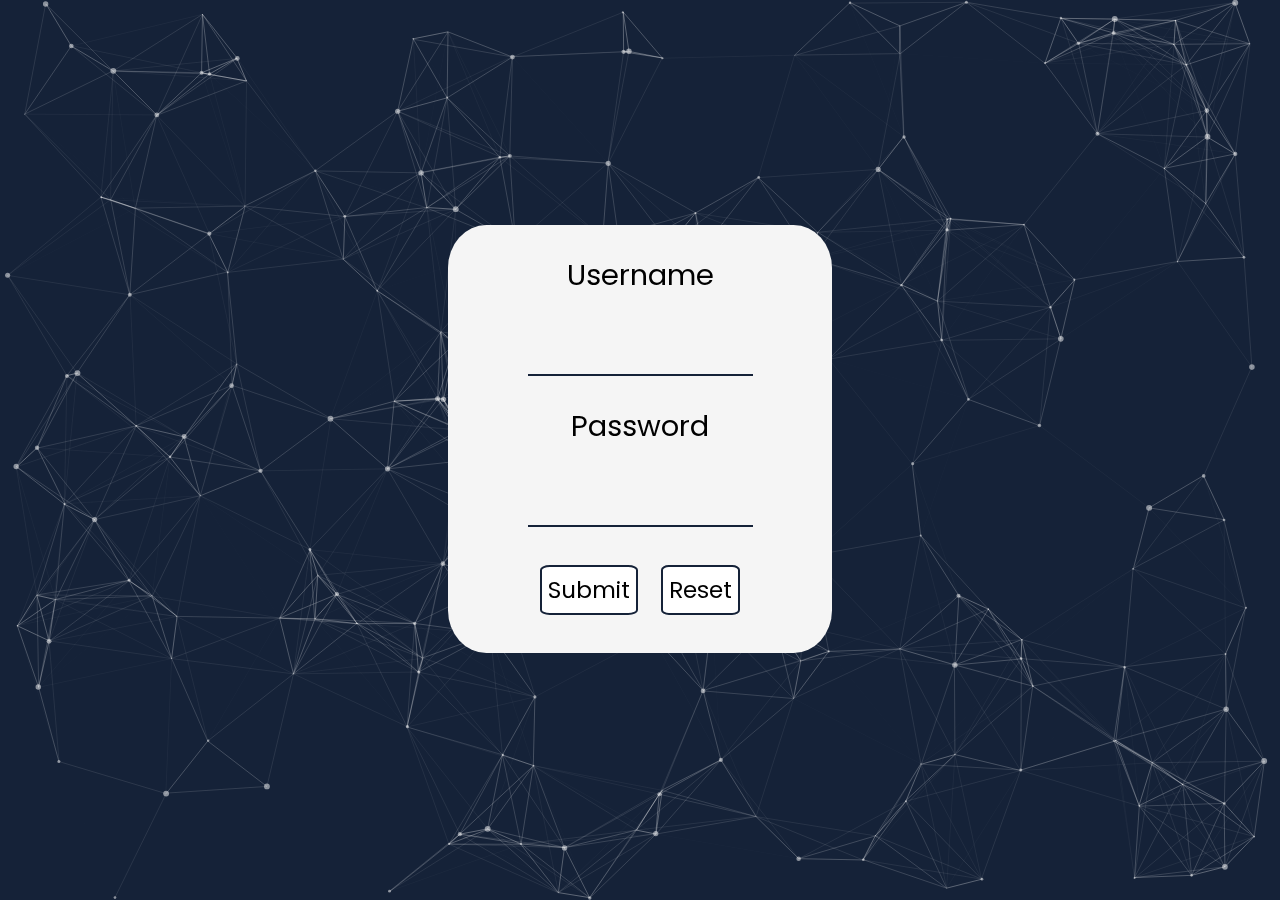
<file: Min Js/part.html>
<html>

<head>
  <audio id="my_audio" src="MitiS - Reconnect (feat. MaHi).mp3" loop="loop"></audio>
  <script>
    window.onclick = function() {
      document.getElementById("my_audio").play();
      document.getElementById("my_audio").volume = 0.1;
    }
  </script>
  <link href='https://fonts.googleapis.com/css?family=Poppins' rel='stylesheet'>
  <script src="particles.min.js" defer="defer"></script>
  <script src="app.js" defer="defer"></script>
  <script src="rule.js"></script>

  <link rel="stylesheet" href="part.css">

  <style>
    e {
      display: block
    }

    .f {
      border-radius: 10%;
      background-color: #F5F5F5;
      box-shadow: 0 2px 5px rgbo(0, 0, 0, 0.3);
      overflow: hidden;
      position: fixed;
      top: 25%;
      left: 35%;
      right: 35%;
    }

    .inp:hover {
      background-color: #e2e2e2;
    }
    .inp2:hover {
      background-color: #e2e2e2;
    }

    .b {
      padding: 0;
      font-family: 'Poppins';
      font-size: 29px;
      top: 50%;


    }

    .inp {
      border-top-left-radius: 10%;
      border-top-right-radius: 10%;
      top: 50%;
      padding-top: -50%;
      padding-left: 10px;
      transition: 1.5s ease;
      font-size: 22px;
      background-color: #F5F5F5;
      border: none;
      size: 29px;
      width: 225px;
      height: 50px;
      border-bottom: 2px solid #152238;
    }
    .inp2 {
      border-top-left-radius: 10%;
      border-top-right-radius: 10%;
      top: 50%;
      padding-top: -50%;
      padding-left: 10px;
      transition: 1.5s ease;
      font-size: 22px;
      background-color: #F5F5F5;
      border: none;
      size: 29px;
      width: 225px;
      height: 50px;
      border-bottom: 3px solid #b30000;
    }

    button:focus {outline:0;}
    .inp2:focus {outline:0;}
    .inp:focus {outline:0;}
    .btn:focus {outline:0;}

    .btn {
      transition: 1s ease;
      border-radius: 10%;
      font-family: 'Poppins';
      font-size: 23px;
      background-color: white;
      color: black;
      border: 2px solid #152238;
      padding: 6px;
    }

    .btn:hover {
      background-color: #152238;
      color: #ffffff;
    }
  </style>

</head>


<!-- particles.js container -->
<div id="particles-js"></div>
<div id=forma>
  <center>
    <br /><br />
    <form class=f name=f1>
      <p class=b>Username</p>
      <input class=inp type="text" name="uid">
      <p class=b>Password</p>
      <input class=inp type="password" id="en" name="pwd" onblur="vpass()">
      <p></br></p>
      <input onclick="verify(); return false" name="Submit" class="btn" type="button" value="Submit" style=margin-right:20px;>
      <input class="btn" type="reset">
      <p></br></p>
    </form>
  </center>
</div>
</html>
</file>
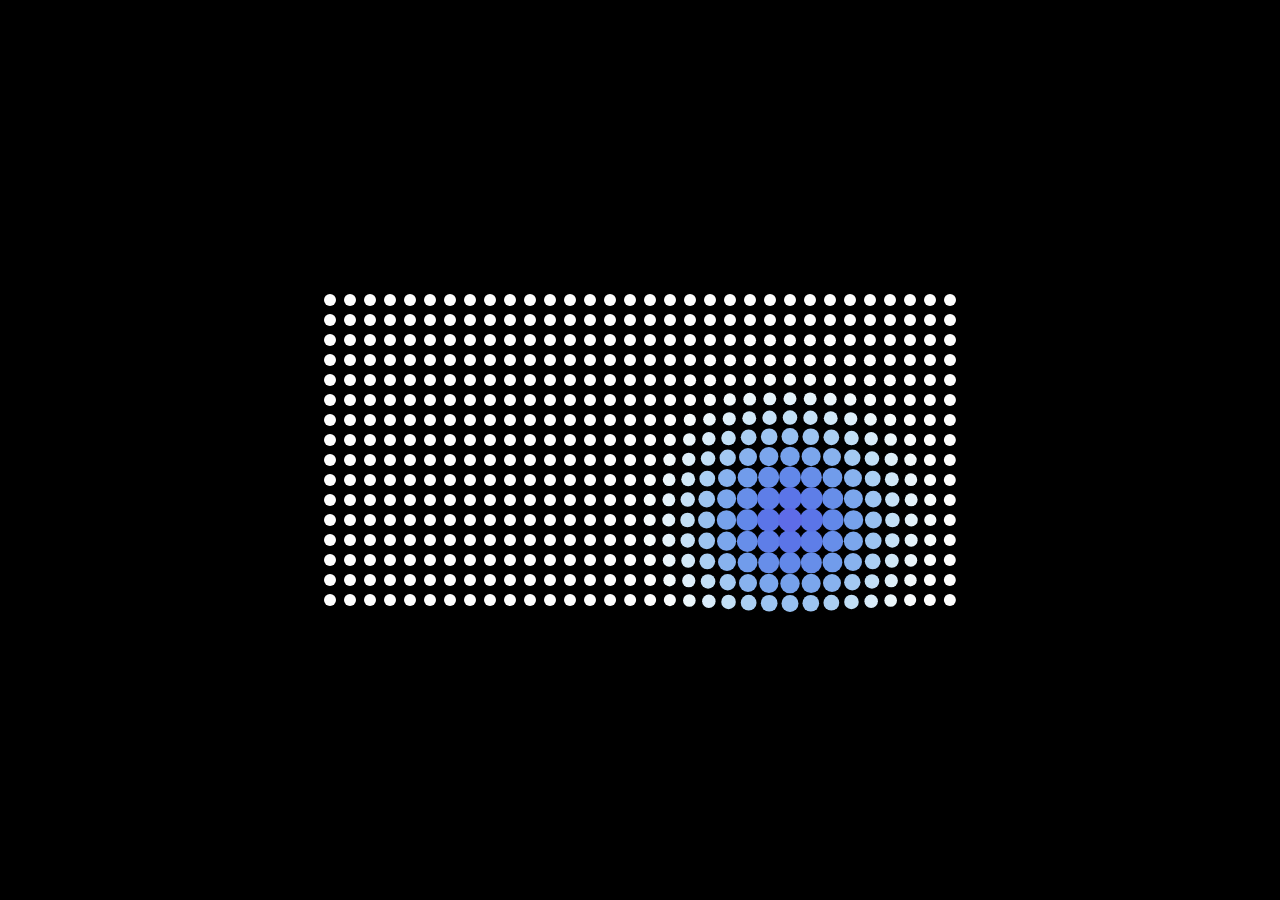
<file: Anime Js/anime-master/documentation/examples/advanced-staggering-2.html>
<!DOCTYPE html>
<html>
<head>
  <title>advanced staggering • anime.js</title>
  <meta charset="utf-8">
  <meta name="viewport" content="width=device-width, initial-scale=1, maximum-scale=1">
  <meta property="og:title" content="anime.js">
  <meta property="og:url" content="https://animejs.com">
  <meta property="og:description" content="Javascript Animation Engine">
  <meta property="og:image" content="https://animejs.com/documentation/assets/img/icons/og.png">
  <meta name="twitter:card" content="summary">
  <meta name="twitter:title" content="anime.js">
  <meta name="twitter:site" content="@juliangarnier">
  <meta name="twitter:description" content="Javascript Animation Engine">
  <meta name="twitter:image" content="https://animejs.com/documentation/assets/img/icons/twitter.png">
  <link rel="apple-touch-icon-precomposed" href="../assets/img/social-media-image.png">
  <link rel="icon" type="image/png" href="../assets/img/favicon.png" >
  <link href="../assets/css/animejs.css" rel="stylesheet">
  <link href="../assets/css/documentation.css" rel="stylesheet">
  <style>

    :root {
      font-size: 20px;
    }

    body {
      display: flex;
      flex-wrap: wrap;
      justify-content: center;
      align-items: center;
      height: 100vh;
      background-color: #000;
    }

    .stagger-visualizer {
      display: flex;
      flex-wrap: wrap;
      justify-content: center;
      align-items: center;
      position: relative;
      width: 32rem;
      height: 16rem;
    }

    .dots-wrapper {
      position: absolute;
      display: flex;
      flex-wrap: wrap;
      justify-content: center;
      align-items: center;
      width: 100%;
      height: 100%;
    }

    .stagger-visualizer .dot {
      position: relative;
      width: calc(1rem - 8px);
      height: calc(1rem - 8px);
      margin: 4px;
      border-radius: 50%;
      background-color: currentColor;
    }

  </style>
</head>
<body>

  <div class="stagger-visualizer">
    <div class="dots-wrapper"></div>
  </div>

</body>
<script type="module">

  import anime from '../../src/index.js';

  var advancedStaggeringAnimation = (function() {

    var staggerVisualizerEl = document.querySelector('.stagger-visualizer');
    var dotsWrapperEl = staggerVisualizerEl.querySelector('.dots-wrapper');
    var dotsFragment = document.createDocumentFragment();
    var grid = [32, 16];
    var cellSize = 1;
    var numberOfElements = grid[0] * grid[1];
    var animation;
    var paused = true;

    for (var i = 0; i < numberOfElements; i++) {
      var dotEl = document.createElement('div');
      dotEl.classList.add('dot');
      dotsFragment.appendChild(dotEl);
    }

    dotsWrapperEl.appendChild(dotsFragment);

    var index = anime.random(0, numberOfElements-1);
    var nextIndex = 0;

    function play() {

      paused = false;
      if (animation) animation.pause();

      nextIndex = anime.random(0, numberOfElements-1);

      var saturation = 75;

      var colorStart = anime.random(0, 256);
      var colorEnd = anime.random(0, 256);
      var colorRangeValue = [colorStart, colorEnd];
      var luminosityStart = anime.random(60, 80);
      var luminosityEnd = anime.random(20, 40);
      var luminosityRangeValue = [luminosityStart, luminosityEnd];

      function staggeredGridColors(el, i, total) {
        var hue = Math.round(anime.stagger(colorRangeValue, {grid: grid, from: index})(el, i, total));
        var luminosity = Math.round(anime.stagger(luminosityRangeValue, {grid: grid, from: index})(el, i, total));
        return 'hsl(' + hue + ', ' + saturation + '%, ' + luminosity + '%)';
      }

      animation = anime({
        targets: '.stagger-visualizer .dot',
        keyframes: [
          {
            zIndex: function(el, i, total) {
              return Math.round(anime.stagger([numberOfElements, 0], {grid: grid, from: index})(el, i, total));
            },
            translateX: anime.stagger('-.001rem', {grid: grid, from: index, axis: 'x'}),
            translateY: anime.stagger('-.001rem', {grid: grid, from: index, axis: 'y'}),
            duration: 200
          }, {
            translateX: anime.stagger('.075rem', {grid: grid, from: index, axis: 'x'}),
            translateY: anime.stagger('.075rem', {grid: grid, from: index, axis: 'y'}),
            scale: anime.stagger([2, .2], {grid: grid, from: index}),
            backgroundColor: staggeredGridColors,
            duration: 450
          }, {
            translateX: 0,
            translateY: 0,
            scale: 1,
            duration: 500,
          }
        ],
        delay: anime.stagger(60, {grid: grid, from: index}),
        easing: 'easeInOutQuad',
        complete: play
      }, 30)

      index = nextIndex;

    }

    play();

  })();

</script>
</html>
</file>
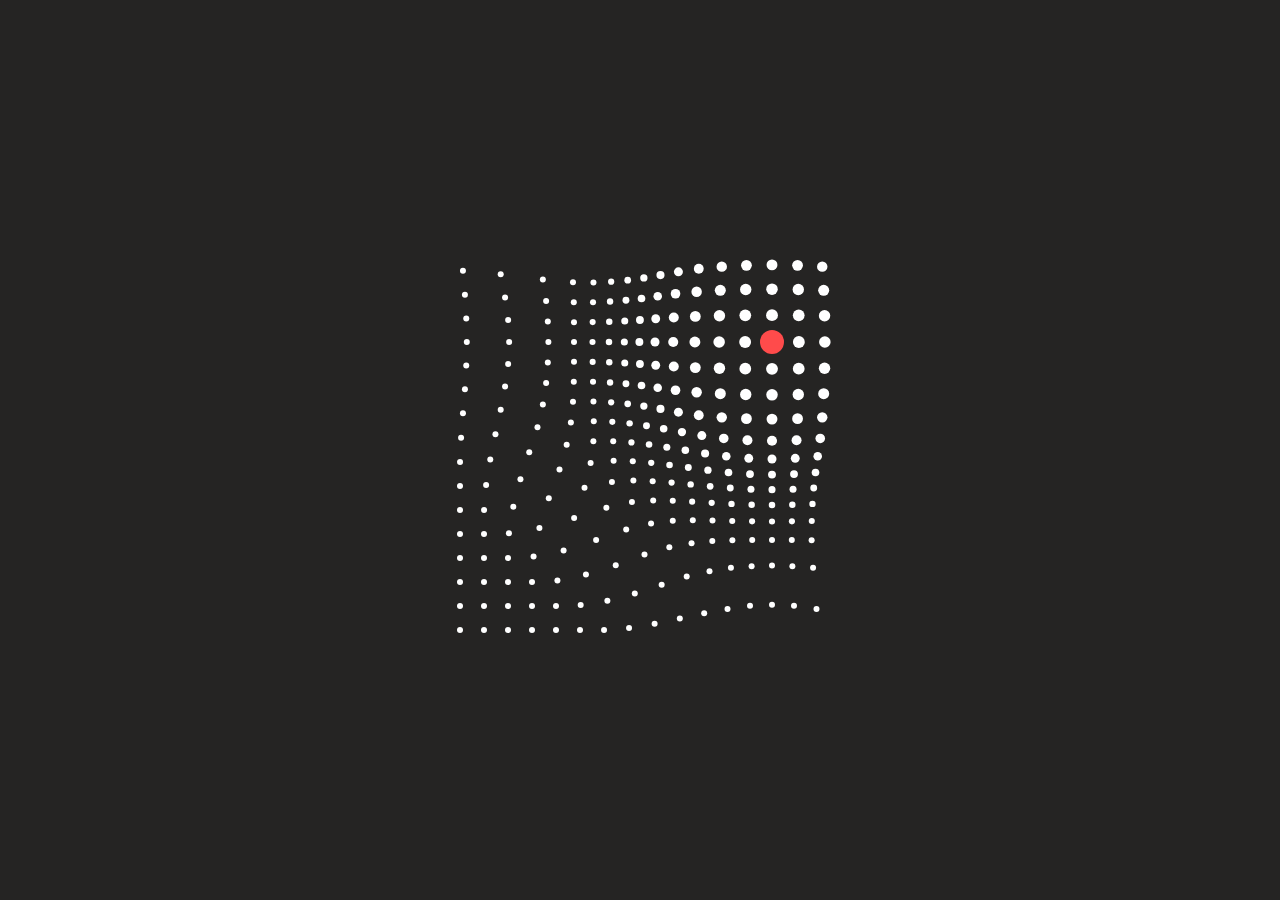
<file: Anime Js/anime-master/documentation/examples/advanced-staggering.html>
<!DOCTYPE html>
<html>
<head>
  <title>advanced staggering • anime.js</title>
  <meta charset="utf-8">
  <meta name="viewport" content="width=device-width, initial-scale=1, maximum-scale=1">
  <meta property="og:title" content="anime.js">
  <meta property="og:url" content="https://animejs.com">
  <meta property="og:description" content="Javascript Animation Engine">
  <meta property="og:image" content="https://animejs.com/documentation/assets/img/icons/og.png">
  <meta name="twitter:card" content="summary">
  <meta name="twitter:title" content="anime.js">
  <meta name="twitter:site" content="@juliangarnier">
  <meta name="twitter:description" content="Javascript Animation Engine">
  <meta name="twitter:image" content="https://animejs.com/documentation/assets/img/icons/twitter.png">
  <link rel="apple-touch-icon-precomposed" href="../assets/img/social-media-image.png">
  <link rel="icon" type="image/png" href="../assets/img/favicon.png" >
  <link href="../assets/css/animejs.css" rel="stylesheet">
  <link href="../assets/css/documentation.css" rel="stylesheet">
  <style>

    :root {
      font-size: 24px;
    }

    body {
      display: flex;
      flex-wrap: wrap;
      justify-content: center;
      align-items: center;
      height: 100vh;
    }

    .stagger-visualizer {
      position: relative;
      display: flex;
      flex-wrap: wrap;
      justify-content: center;
      align-items: center;
      width: 16rem;
      height: 16rem;
    }

    .stagger-visualizer .dot {
      position: relative;
      width: .25rem;
      height: .25rem;
      margin: .375rem;
      background-color: currentColor;
      border-radius: 50%;
    }

    .stagger-visualizer .cursor {
      position: absolute;
      z-index: 1;
      top: 0;
      left: 0;
      width: 1rem;
      height: 1rem;
      background-color: currentColor;
      border-radius: 50%;
    }

  </style>
</head>
<body>

  <div class="stagger-visualizer">
    <div class="cursor color-red"></div>
  </div>

</body>
<script type="module">

  import anime from '../../src/index.js';

  const staggerVisualizerEl = document.querySelector('.stagger-visualizer');
  const fragment = document.createDocumentFragment();
  const numberOfElements = 16*16;
  var animation;

  for (let i = 0; i < numberOfElements; i++) {
    const dotEl = document.createElement('div');
    dotEl.classList.add('dot');
    fragment.appendChild(dotEl);
  }

  staggerVisualizerEl.appendChild(fragment);

  let index = anime.random(0, numberOfElements);
  let nextIndex = 0;

  function animateGrid() {

    if (animation) animation.pause();

    nextIndex = anime.random(0, numberOfElements);

    anime.set('.cursor', {
      translateX: anime.stagger('-1rem', {grid: [16, 16], from: index, axis: 'x'}),
      translateY: anime.stagger('-1rem', {grid: [16, 16], from: index, axis: 'y'})
    });

    animation = anime.timeline({
      easing: 'easeInOutQuad',
      complete: animateGrid
    })
    .add({
      targets: '.cursor',
      keyframes: [
        { scale: .625 }, 
        { scale: 1.125 },
        { scale: 1 }
      ],
      duration: 600
    })
    .add({
      targets: '.dot',
      keyframes: [
        {
          translateX: anime.stagger('-.175rem', {grid: [16, 16], from: index, axis: 'x'}),
          translateY: anime.stagger('-.175rem', {grid: [16, 16], from: index, axis: 'y'}),
          duration: 200
        }, {
          translateX: anime.stagger('.125rem', {grid: [16, 16], from: index, axis: 'x'}),
          translateY: anime.stagger('.125rem', {grid: [16, 16], from: index, axis: 'y'}),
          scale: 2,
          duration: 500
        }, {
          translateX: 0,
          translateY: 0,
          scale: 1,
          duration: 600,
        }
      ],
      delay: anime.stagger(50, {grid: [16, 16], from: index})
    }, '-=600')
    .add({
      targets: '.cursor',
      translateX: { value: anime.stagger('-1rem', {grid: [16, 16], from: nextIndex, axis: 'x'}), duration: anime.random(400, 1200) },
      translateY: { value: anime.stagger('-1rem', {grid: [16, 16], from: nextIndex, axis: 'y'}), duration: anime.random(400, 1200) },
      easing: 'easeOutSine'
    }, '-=1100')

    index = nextIndex;

  }

  animateGrid();

</script>
</html>
</file>
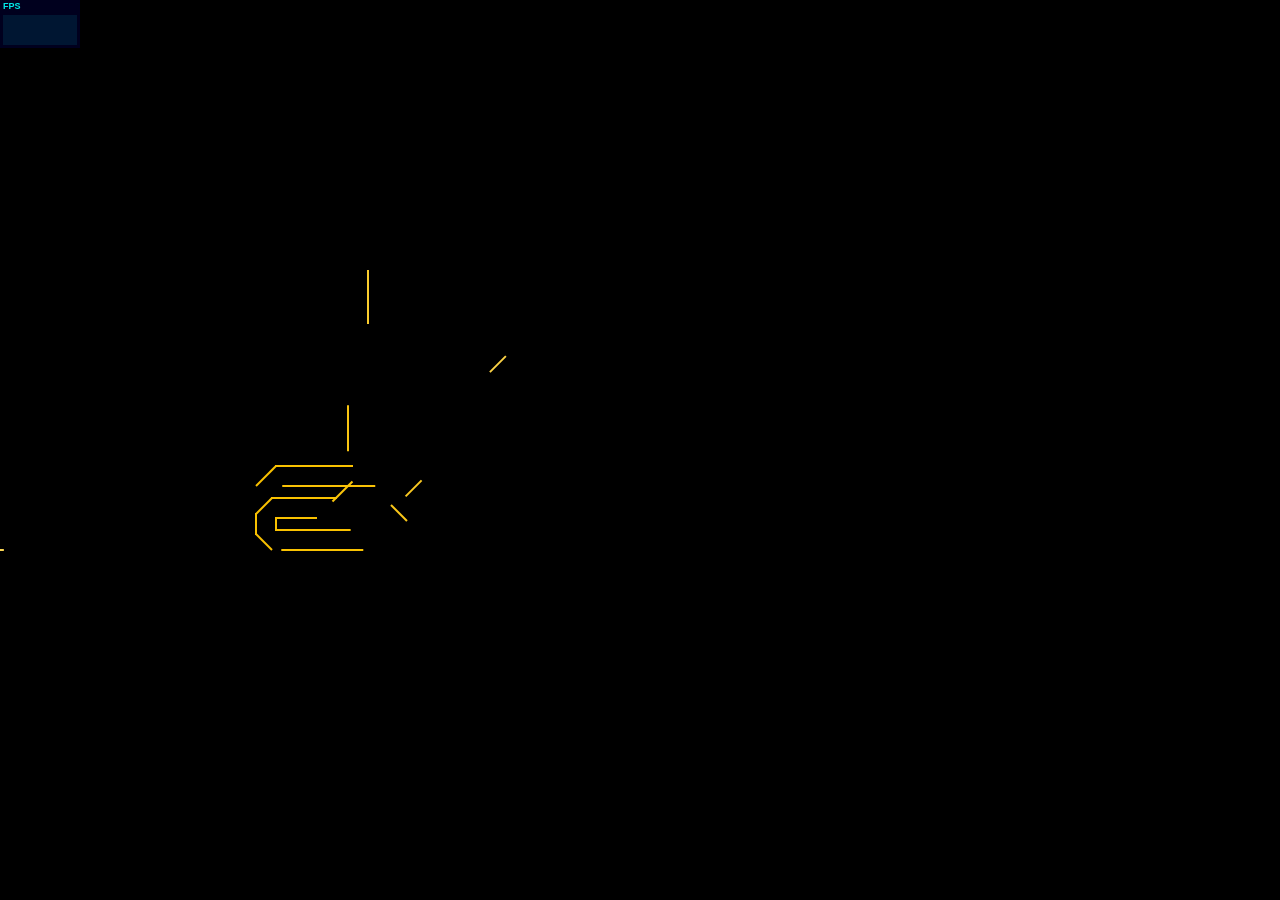
<file: Anime Js/anime-master/documentation/examples/animejs-mgs-logo-animation.html>
<!DOCTYPE html>
<html>
<head>
  <title>Anime MGS logo animation | anime.js</title>
  <meta charset="utf-8">
  <meta name="viewport" content="width=device-width, initial-scale=1, maximum-scale=1">
  <meta property="og:title" content="anime.js">
  <meta property="og:url" content="https://animejs.com">
  <meta property="og:description" content="Javascript Animation Engine">
  <meta property="og:image" content="https://animejs.com/documentation/assets/img/icons/og.png">
  <meta name="twitter:card" content="summary">
  <meta name="twitter:title" content="anime.js">
  <meta name="twitter:site" content="@juliangarnier">
  <meta name="twitter:description" content="Javascript Animation Engine">
  <meta name="twitter:image" content="https://animejs.com/documentation/assets/img/icons/twitter.png">
  <link rel="apple-touch-icon-precomposed" href="../assets/img/social-media-image.png">
  <link rel="icon" type="image/png" href="../assets/img/favicon.png">
  <link href="../assets/css/animejs.css" rel="stylesheet">
  <link href="../assets/css/documentation.css" rel="stylesheet">
  <script src="../../lib/anime.min.js"></script>
  <!-- <script src="../assets/js/anime/anime.2.2.0.js"></script> -->
  <style>

    html,
    body {
      background-color: black;
    }

    section {
      position: absolute;
      width: 100%;
      height: 100%;
      display: flex;
      justify-content: center;
    }

    .mgs-logo { margin: auto; }
    .vert { transform-origin: center bottom; }
    .hori { transform-origin: 0% 50%; }
    .diag-left { transform-origin: 100% 100%; }
    .diag-right { transform-origin: 100% 0%; }

    .stripes path,
    .text-fills path,
    .katakana path,
    .line {
      opacity: 0
    }

  </style>
</head>
<body>
  <section>
    <svg class="mgs-logo" width="100%" height="448" viewBox="0 0 1024 448">
      <g class="stripes" transform="translate(321.000000, 160.000000)" fill="#FFF">
        <path d="M8,20 L12,16 L92,16 L88,20 L8,20 L8,20 L8,20 L8,20 Z" class="stripe stripe-left"></path>
        <path d="M4,24 L0,28 L80,28 L84,24 L4,24 L4,24 L4,24 L4,24 Z" class="stripe stripe-left"></path>
        <path d="M16,12 L20,8 L100,8 L96,12 L16,12 L16,12 L16,12 L16,12 Z" class="stripe stripe-left"></path>
        <path d="M24,4 L28,0 L108,7.10542736e-15 L104,4 L24,4 L24,4 L24,4 L24,4 Z" class="stripe stripe-left"></path>
      </g>
      <g class="stripes" transform="translate(592.000000, 160.000000)" fill="#FFF">
        <path d="M8,20 L12,16 L92,16 L88,20 L8,20 L8,20 L8,20 L8,20 Z" class="stripe stripe-right"></path>
        <path d="M4,24 L0,28 L80,28 L84,24 L4,24 L4,24 L4,24 L4,24 Z" class="stripe stripe-right"></path>
        <path d="M16,12 L20,8 L100,8 L96,12 L16,12 L16,12 L16,12 L16,12 Z" class="stripe stripe-right"></path>
        <path d="M24,4 L28,0 L108,7.10542736e-15 L104,4 L24,4 L24,4 L24,4 L24,4 Z" class="stripe stripe-right"></path>
      </g>
      <g class="katakana" transform="translate(202.000000, 128.000000)" fill="#FFF">
        <path d="M55,33 L56,32 L136,32 L135,33 L55,33 Z" data-d="M0,92 L60,32 L140,32 L80,92 L0,92 Z"></path>
        <path d="M28,28 L29,28 L1,0 L0,0 L28,28 Z" data-d="M32,28 L230,28 L202,0 L4,0 L32,28 Z"></path>
        <path d="M232,28 L204,0 L205,0 L233,28 L232,28 Z" data-d="M236,28 L208,0 L388,0 L416,28 L236,28 Z"></path>
        <path d="M169,92 L197,64 L199,64 L171,92 L169,92 Z" data-d="M173,92 L201,64 L381,64 L353,92 L173,92 Z"></path>
        <path d="M435,92 L355,92 L356,91 L436,91 L435,92 Z" data-d="M439,92 L359,92 L387,64 L467,64 L439,92 Z"></path>
        <path d="M497,28 L498,28 L470,0 L469,0 L497,28 Z" data-d="M422,28 L502,28 L474,0 L394,0 L422,28 Z"></path>
        <path d="M476,65 L556,65 L555,64 L475,64 L476,65 Z" data-d="M507,92 L587,92 L559,64 L479,64 L507,92 Z"></path>
        <path d="M554,59 L553,60 L473,60 L474,59 L554,59 Z" data-d="M617,0 L557,60 L477,60 L537,0 L617,0 Z"></path>
      </g>
      <g class="text-fills" transform="translate(128.000000, 240.000000)" fill="#FFF">
        <path d="M0,48 L0,68 L16,84 L96,84 L112,68 L112,16 L96,0 L20,0 L0,20 L92,20 L92,64 L20,64 L20,52 L60,52 L80,32 L16,32 L0,48 Z" id="a"></path>
        <path d="M216,84 L236,84 L236,16 L220,0 L140,0 L124,16 L124,84 L144,84 L144,20 L216,20 L216,84 L216,84 Z" id="n"></path>
        <path d="M248,0 L268,0 L268,84 L248,84 L248,0 Z" id="i"></path>
        <path d="M300,20 L300,84 L280,84 L280,16 L296,0 L408,0 L424,16 L424,84 L404,84 L404,20 L362,20 L362,84 L342,84 L342,20 L300,20 Z" id="m"></path>
        <path d="M548,36 L548,16 L532,2.55795385e-13 L452,2.4158453e-13 L436,16 L436,68 L452,84 L528,84 L548,64 L456,64 L456,20 L528,20 L528,32 L488,32 L468,52 L532,52 L548,36 L548,36 Z" id="e"></path>
        <path d="M562,64 L582,84 L626,84 L642,68 L642,0 L622,0 L622,64 L562,64 Z" id="j"></path>
        <path d="M674,20 L766,20 L746,0 L670,0 L654,16 L654,36 L670,52 L746,52 L746,64 L654,64 L674,84 L750,84 L766,68 L766,48 L750,32 L674,32 L674,20 Z" id="s"></path>
      </g>
      <g stroke="#FFF" stroke-width="2" fill="none" fill-rule="evenodd">
        <path d="M148,292 L148,304" class="line vert" stroke-linecap="square"></path>
        <path d="M128,288 L128,308" class="line vert" stroke-linecap="square"></path>
        <path d="M148,240 L128,260" class="line diag-right"></path>
        <path d="M128,308 L144,324" class="line diag-left"></path>
        <path d="M144,272 L128,288" class="line diag-right"></path>
        <path d="M148,240 L224,240" class="line hori" stroke-linecap="square"></path>
        <path d="M144,272 L208,272" class="line hori" stroke-linecap="square"></path>
        <path d="M148,292 L188,292" class="line hori" stroke-linecap="square"></path>
        <path d="M148,304 L220,304" class="line hori" stroke-linecap="square"></path>
        <path d="M144,324 L224,324" class="line hori" stroke-linecap="square"></path>
        <path d="M129,260 L220,260" class="line hori" stroke-linecap="square"></path>
        <path d="M208,272 L188,292" class="line diag-right"></path>
        <path d="M220,260 L220,304" class="line vert" stroke-linecap="square"></path>
        <path d="M224,240 L240,256" class="line diag-left"></path>
        <path d="M240,308 L224,324" class="line diag-right"></path>
        <path d="M240,256 L240,308" class="line vert" stroke-linecap="square"></path>
        <path d="M252,256 L252,324" class="line vert" stroke-linecap="square"></path>
        <path d="M268,240 L252,256" class="line diag-right"></path>
        <path d="M252,324 L272,324" class="line hori" stroke-linecap="square"></path>
        <path d="M272,260 L272,324" class="line vert" stroke-linecap="square"></path>
        <path d="M268,240 L348,240" class="line hori" stroke-linecap="square"></path>
        <path d="M272,260 L344,260" class="line hori" stroke-linecap="square"></path>
        <path d="M344,260 L344,324" class="line vert" stroke-linecap="square"></path>
        <path d="M348,240 L364,256" class="line diag-left"></path>
        <path d="M344,324 L364,324" class="line hori" stroke-linecap="square"></path>
        <path d="M364,256 L364,324" class="line vert" stroke-linecap="square"></path>
        <path d="M376,240 L376,324" class="line vert" stroke-linecap="square"></path>
        <path d="M376,324 L396,324" class="line hori" stroke-linecap="square"></path>
        <path d="M376,240 L396,240" class="line hori" stroke-linecap="square"></path>
        <path d="M396,240 L396,324" class="line vert" stroke-linecap="square"></path>
        <path d="M408,256 L408,324" class="line vert" stroke-linecap="square"></path>
        <path d="M424,240 L408,256" class="line diag-right"></path>
        <path d="M408,324 L428,324" class="line hori" stroke-linecap="square"></path>
        <path d="M428,261 L428,323" class="line vert" stroke-linecap="square"></path>
        <path d="M424,240 L536,240" class="line hori" stroke-linecap="square"></path>
        <path d="M428,260 L470,260" class="line hori" stroke-linecap="square"></path>
        <path d="M470,261 L470,323" class="line vert" stroke-linecap="square"></path>
        <path d="M470,324 L490,324" class="line hori" stroke-linecap="square"></path>
        <path d="M490,261 L490,323" class="line vert" stroke-linecap="square"></path>
        <path d="M490,260 L532,260" class="line hori" stroke-linecap="square"></path>
        <path d="M532,261 L532,323" class="line vert" stroke-linecap="square"></path>
        <path d="M536,240 L552,256" class="line diag-left"></path>
        <path d="M532,324 L552,324" class="line hori" stroke-linecap="square"></path>
        <path d="M552,256 L552,324" class="line vert" stroke-linecap="square"></path>
        <path d="M564,256 L564,308" class="line vert" stroke-linecap="square"></path>
        <path d="M564,308 L580,324" class="line diag-left"></path>
        <path d="M580,240 L564,256" class="line diag-right"></path>
        <path d="M584,260 L584,304" class="line vert" stroke-linecap="square"></path>
        <path d="M616,272 L596,292" class="line diag-right"></path>
        <path d="M580,240 L660,240" class="line hori" stroke-linecap="square"></path>
        <path d="M584,260 L656,260" class="line hori" stroke-linecap="square"></path>
        <path d="M580,324 L656,324" class="line hori" stroke-linecap="square"></path>
        <path d="M596,292 L660,292" class="line hori" stroke-linecap="square"></path>
        <path d="M616,272 L656,272" class="line hori" stroke-linecap="square"></path>
        <path d="M656,260 L656,272" class="line vert" stroke-linecap="square"></path>
        <path d="M660,240 L676,256" class="line diag-left"></path>
        <path d="M676,304 L656,324" class="line diag-right"></path>
        <path d="M676,276 L660,292" class="line diag-right"></path>
        <path d="M584,304 L676,304" class="line hori" stroke-linecap="square"></path>
        <path d="M676,256 L676,276" class="line vert" stroke-linecap="square"></path>
        <path d="M690,304 L710,324" class="line diag-left"></path>
        <path d="M690,304 L750,304" class="line hori" stroke-linecap="square"></path>
        <path d="M710,324 L754,324" class="line hori" stroke-linecap="square"></path>
        <path d="M750,240 L750,304" class="line vert" stroke-linecap="square"></path>
        <path d="M770,308 L754,324" class="line diag-right"></path>
        <path d="M750,240 L770,240" class="line hori" stroke-linecap="square"></path>
        <path d="M770,240 L770,308" class="line vert" stroke-linecap="square"></path>
        <path d="M782,256 L782,276" class="line vert" stroke-linecap="square"></path>
        <path d="M782,276 L798,292" class="line diag-left"></path>
        <path d="M782,304 L802,324" class="line diag-left"></path>
        <path d="M798,240 L782,256" class="line diag-right"></path>
        <path d="M802,260 L802,272" class="line vert" stroke-linecap="square"></path>
        <path d="M798,240 L874,240" class="line hori" stroke-linecap="square"></path>
        <path d="M802,272 L878,272" class="line hori" stroke-linecap="square"></path>
        <path d="M802,324 L878,324" class="line hori" stroke-linecap="square"></path>
        <path d="M798,292 L874,292" class="line hori" stroke-linecap="square"></path>
        <path d="M782,304 L874,304" class="line hori" stroke-linecap="square"></path>
        <path d="M874,292 L874,304" class="line vert" stroke-linecap="square"></path>
        <path d="M878,272 L894,288" class="line diag-left"></path>
        <path d="M874,240 L894,260" class="line diag-left"></path>
        <path d="M894,308 L878,324" class="line diag-right"></path>
        <path d="M802,260 L894,260" class="line hori" stroke-linecap="square"></path>
        <path d="M894,288 L894,308" class="line vert" stroke-linecap="square"></path>
      </g>
    </svg>
  </section>
  <script>

  var logoAnimation = anime.timeline({
    direction: 'alternate',
    loop: true
  });

  logoAnimation
  .add({
      targets: '.stripes path',
      translateX: [-1000, 0],
      opacity: {
        value: 1,
        duration: 100
      },
      fill: '#F9C100',
      delay: (el, i) => 2200 + (i * 75),
      duration: 400,
      easing: 'easeOutExpo',
    }, 0)
  .add({
      targets: '.katakana path',
      d: (el) => el.getAttribute('data-d'),
      opacity: {
        value: [0, 1],
        duration: 100
      },
      fill: '#F9C100',
      delay: (el, i) => 2400 + (i * 120),
      duration: 1200,
      easing: 'easeOutCirc',
    }, 0)
    .add({
      targets: '.text-fills path',
      opacity: [0, 1],
      fill: '#F9C100',
      easing: 'easeOutExpo',
      duration: 200,
      delay: (t, i) => 3300 + (anime.random(0, 450)),
    }, 0)
    .add({
      targets: '.line',
      translateX: (target) => {
        let x = 1200;
        let translate;
        if (target.classList.contains('hori')) translate = anime.random(0, 1) ? x : -x;
        if (target.classList.contains('diag-right') || target.classList.contains('diag-left')) translate =  x / 3;
        return [translate, 0];
      },
      translateY: (target) => {
        let y = 1200;
        let translate;
        if (target.classList.contains('vert')) translate = anime.random(0, 1) ? y : -y;
        if (target.classList.contains('diag-right')) translate =  -y / 3;
        if (target.classList.contains('diag-left')) translate =  y / 3;
        return [translate, 0];
      },
      stroke: '#F9C100',
      opacity: {
        value: [0, 1],
        duration: 100,
      },
      delay: (t, i) => (i * 25),
      duration: 500,
      easing: 'easeOutSine',
    }, 0);

  </script>
  <script src="../assets/js/vendors/stats.min.js"></script>
</body>
</html>
</file>
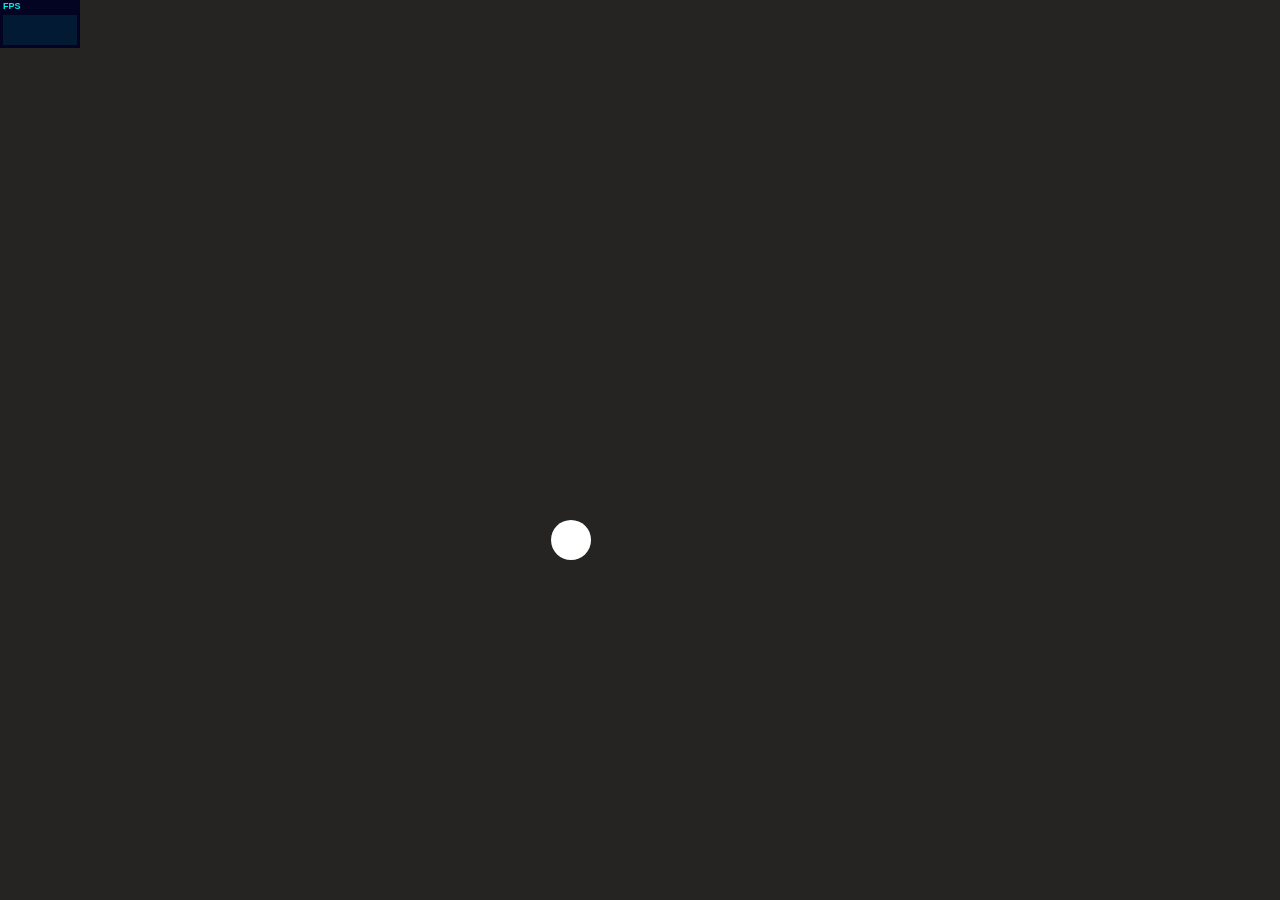
<file: Anime Js/anime-master/documentation/examples/animejs-v2-logo-animation.html>
<!DOCTYPE html>
<html>
<head>
  <title>Anime logo animation | anime.js</title>
  <meta charset="utf-8">
  <meta name="viewport" content="width=device-width, initial-scale=1, maximum-scale=1">
  <meta property="og:title" content="anime.js">
  <meta property="og:url" content="https://animejs.com">
  <meta property="og:description" content="Javascript Animation Engine">
  <meta property="og:image" content="https://animejs.com/documentation/assets/img/icons/og.png">
  <meta name="twitter:card" content="summary">
  <meta name="twitter:title" content="anime.js">
  <meta name="twitter:site" content="@juliangarnier">
  <meta name="twitter:description" content="Javascript Animation Engine">
  <meta name="twitter:image" content="https://animejs.com/documentation/assets/img/icons/twitter.png">
  <link rel="apple-touch-icon-precomposed" href="../assets/img/social-media-image.png">
  <link rel="icon" type="image/png" href="../assets/img/favicon.png">
  <link href="../assets/css/animejs.css" rel="stylesheet">
  <link href="../assets/css/documentation.css" rel="stylesheet">
  <script src="../../lib/anime.min.js"></script>
  <!-- <script src="../assets/js/anime/anime.2.2.0.js"></script> -->
  <style>
    body {
      opacity: 0;
      display: flex;
      flex-direction: column;
      justify-content: center;
    }
    body.ready {
      opacity: 1;
    }
    .logo-animation {
      display: flex;
      align-items: center;
      justify-content: center;
      width: 100%;
      margin-top: -40px;
    }
    .letters {
      position: relative;
      display: flex;
      width: 682px;
      height: 162px;
    }
    .letter {
      position: relative;
      width: 162px;
      height: 162px;
    }
    .letter:not(:first-child) {
      margin-left: -42px;
    }
    .letter-i {
      z-index: 1;
      width: 82px;
      transform-origin: 100% 50%;
    }
    .dot {
      position: absolute;
      width: 42px;
      height: 42px;
      transform: scale(0);
    }
    .dot-i {
      top: 0;
      left: 240px;
    }
    .dot-e {
      bottom: 0;
      right: 0;
    }
    .logo-icon {
      display: flex;
      position: absolute;
      left: 230px;
      top: -10px;
      width: 222px;
      height: 62px;
    }
    .icon {
      width: 62px;
      height: 62px;
      opacity: 0;
    }
    .icon-text {
      position: absolute;
      top: 60px;
      left: 60px;
      width: 160px;
      height: 62px;
    }
    .icon-text path,
    .icon-text polygon {
      opacity: 0;
    }
  </style>
</head>
<body>
  <div class="logo-animation">
    <div class="letters">
      <div class="letter letter-a">
        <svg viewBox="0 0 162 162">
          <g fill="none" fill-rule="evenodd" stroke="#5E89FB">
            <path class="fill in" stroke-width="40" d="M101 141H81a60 60 0 1 1 0-120c33.14 0 59 26.86 60 60v80"/>
            <path class="fill out" stroke-width="40" d="M141 161V81c-1-33.14-26.86-60-60-60a60 60 0 1 0 0 120h20"/>
            <path class="line out" stroke-width="2" d="M121 161V81.33C120.18 58.59 102.7 41 81 41a40 40 0 1 0 0 80h20v40H81A80 80 0 1 1 81 1c43.8 0 78.66 35.27 80 79.7V161h-40z"/>
          </g>
        </svg>
      </div>
      <div class="letter letter-n">
        <svg viewBox="0 0 162 162">
          <g fill="none" fill-rule="evenodd" stroke="#FB155A">
            <path class="fill in" stroke-width="40" d="M21 161V1"/>
            <path class="fill out" stroke-width="40" d="M21 1v160"/>
            <path class="fill in" stroke-width="40" d="M21 161V81c1-33.14 26.86-60 60-60a60 60 0 0 1 60 60v80"/>
            <path class="fill out" stroke-width="40" d="M141 161V81a60 60 0 0 0-60-60c-33.14 0-59 26.86-60 60v80"/>
            <path class="line out" stroke-width="2" d="M41 161V1H1v160h40z"/>
            <path class="line out" stroke-width="2" d="M1 161V80.4C2.35 36.27 37.2 1 81 1a80 80 0 0 1 80 80v80h-40V81a40 40 0 0 0-40-40c-21.7 0-39.18 17.59-40 40.33V161H1z"/>
          </g>
        </svg>
      </div>
      <div class="letter letter-i">
        <svg viewBox="0 0 82 162">
          <g fill="none" fill-rule="evenodd" stroke="#18FF92">
            <path class="fill in" stroke-width="40" d="M21 61v20a60 60 0 0 0 60 60"/>
            <path class="fill out" stroke-width="40" d="M81 141a60 60 0 0 1-60-60V61"/>
            <path class="line out" stroke-width="2" d="M81 121a40 40 0 0 1-40-40V61H1v20a80 80 0 0 0 80 80v-40z"/>
          </g>
        </svg>
      </div>
      <div class="letter letter-m-1">
        <svg viewBox="0 0 162 162">
          <g fill="none" fill-rule="evenodd" stroke="#5E89FB">
            <path class="fill in" stroke-width="40" d="M21 161V1"/>
            <path class="fill out" stroke-width="40" d="M21 1v160"/>
            <path class="fill in" stroke-width="40" d="M21 161V81c1-33.14 26.86-60 60-60a60 60 0 0 1 60 60v80"/>
            <path class="fill out" stroke-width="40" d="M141 161V81a60 60 0 0 0-60-60c-33.14 0-59 26.86-60 60v80"/>
            <path class="line out" stroke-width="2" d="M41 161V1H1v160h40z"/>
            <path class="line out" stroke-width="2" d="M1 161V80.4C2.35 36.27 37.2 1 81 1a80 80 0 0 1 80 80v80h-40V81a40 40 0 0 0-40-40c-21.7 0-39.18 17.59-40 40.33V161H1z"/>
          </g>
        </svg>
      </div>
      <div class="letter letter-m-2">
        <svg viewBox="0 0 162 162">
          <g fill="none" fill-rule="evenodd" stroke="#FB155A">
            <path class="fill in" stroke-width="40" d="M21 161V81c1-33.14 26.86-60 60-60a60 60 0 0 1 60 60v80"/>
            <path class="fill out" stroke-width="40" d="M141 161V81a60 60 0 0 0-60-60c-33.14 0-59 26.86-60 60v80"/>
            <path class="line out" stroke-width="2" d="M1 161V80.4C2.35 36.27 37.2 1 81 1a80 80 0 0 1 80 80v80h-40V81a40 40 0 0 0-40-40c-21.7 0-39.18 17.59-40 40.33V161H1z"/>
          </g>
        </svg>
      </div>
      <div class="letter letter-e">
        <svg viewBox="0 0 162 162">
          <g fill="none" fill-rule="evenodd" stroke="#18FF92">
            <path class="fill in" stroke-width="40" d="M81 101h60V81c-1-33.14-26.86-60-60-60a60 60 0 1 0 0 120"/>
            <path class="fill out" stroke-width="40" d="M81 141a60 60 0 1 1 0-120c33.14 0 59 26.86 60 60v20H81"/>
            <path class="line out" stroke-width="2" d="M81 81v40h80V80.7C159.66 36.27 124.8 1 81 1a80 80 0 1 0 0 160v-40a40 40 0 1 1 0-80c21.6 0 39.01 17.42 39.99 40H81z"/>
          </g>
        </svg>
      </div>
      <div class="logo-icon">
        <div class="icon">
          <svg viewBox="0 0 62 62">
            <g fill="none" fill-rule="evenodd" stroke-width="2" transform="translate(1 1)">
              <path class="icon-curve" stroke="#FF1554" d="M0 16a80.88 80.88 0 0 1 44 44"/>
              <path class="icon-line" stroke="#5E89FB" d="M4 0h54a2 2 0 0 1 2 2.01V58A2 2 0 0 1 58 60H2a2 2 0 0 1-2-2.01V2A2 2 0 0 1 2 0h2z"/>
              <rect width="40" height="40" x="10" y="10" stroke="#18FF92" rx="20"/>
            </g>
          </svg>
        </div>
        <div class="icon-text">
          <svg viewBox="0 0 160 62">
            <g fill="#FBF3FB" fill-rule="evenodd">
              <path d="M27.33 18h1.73l10.15 25.7h-1.69l-3.24-8.24H21.97l-3.28 8.24H17L27.33 18zm6.45 16.1l-5.51-14.55h-.07l-5.73 14.54h11.3z"/>
              <polygon points="51.334 18 53.314 18 69.55 41.58 69.622 41.58 69.622 18 71.206 18 71.206 43.704 69.334 43.704 52.99 19.944 52.918 19.944 52.918 43.704 51.334 43.704"/>
              <polygon points="86.027 18 87.611 18 87.611 43.704 86.027 43.704"/>
              <polygon points="102.433 18 104.701 18 114.745 41.94 114.817 41.94 124.753 18 127.021 18 127.021 43.704 125.437 43.704 125.437 19.944 125.365 19.944 115.573 43.704 113.989 43.704 104.089 19.944 104.017 19.944 104.017 43.704 102.433 43.704"/>
              <polygon points="141.843 18 159.123 18 159.123 19.368 143.427 19.368 143.427 29.664 158.187 29.664 158.187 31.032 143.427 31.032 143.427 42.336 159.303 42.336 159.303 43.704 141.843 43.704"/>
            </g>
          </svg>
        </div>
      </div>
      <div class="dot dot-i">
        <svg viewBox="0 0 42 42">
          <g fill="none" fill-rule="evenodd">
            <rect width="40" height="40" x="1" y="1" fill="#17F28C" rx="20"/>
          </g>
        </svg>
      </div>
      <div class="dot dot-e">
        <svg viewBox="0 0 42 42">
          <g fill="none" fill-rule="evenodd">
            <rect width="40" height="40" x="1" y="1" fill="#FFFFFF" rx="20"/>
          </g>
        </svg>
      </div>
    </div>
  </div>
  <script>

    var logoAnimation = (function() {

      var logoEl = document.querySelector('.logo-animation');
      var pathEls = document.querySelectorAll('.logo-animation path:not(.icon-curve)');
      var innerWidth = window.innerWidth;
      var maxWidth = 740;
      var logoScale = innerWidth <= maxWidth ? innerWidth / maxWidth : 1;
      var logoTimeline = anime.timeline({ autoplay: false, direction: 'alternate', loop: true });

      logoEl.style.transform = 'translateY(50px) scale('+logoScale+')';

      for (var i = 0; i < pathEls.length; i++) {
        var el = pathEls[i];
        el.setAttribute('stroke-dashoffset', anime.setDashoffset(el));
      }

      logoTimeline
        .add({
          targets: '.dot-e',
          translateX: [
            { value: -600, duration: 520, delay: 200, easing: 'easeInQuart' },
            { value: [-100, 0], duration: 500, delay: 1000, easing: 'easeOutQuart' }
          ],
          scale: [
            { value: [0, 1], duration: 200, easing: 'easeOutBack' },
            { value: 0, duration: 20, delay: 500, easing: 'easeInQuart' },
            { value: 1, duration: 200, delay: 1000, easing: 'easeOutQuart' },
            { value: 0, duration: 400, delay: 500, easing: 'easeInBack' }
          ]
        }, 0)
        .add({
          targets: '.dot-i',
          translateY: { value: [-200, 0], duration: 500, elasticity: 400 },
          scale: [
            { value: [0, 1], duration: 100, easing: 'easeOutQuart' },
            { value: 0, duration: 400, delay: 1400, easing: 'easeInBack' }
          ],
          delay: 1200
        }, 0)
        .add({
          targets: '.fill.in',
          strokeDashoffset: {
            value: [anime.setDashoffset, 0],
            duration: 600,
            delay: function(el, i, t) { return 700 + ( i * 100 ); },
            easing: 'easeOutQuart'
          },
          stroke: {
            value: ['#FFF', function(el) { return anime.get(el.parentNode, 'stroke') } ],
            duration: 500,
            delay: 500,
            easing: 'easeInQuad'
          },
          opacity: {
            value: 0,
            duration: 1,
            delay: function(el, i, t) { return 1900 + ( i * 80 ); },
          }
        }, 0)
        .add({
          targets: '.fill.out',
          strokeDashoffset: [
            { value: [anime.setDashoffset, anime.setDashoffset], duration: 1890 },
            {
              value: [0, anime.setDashoffset],
              duration: 800,
              delay: function(el, i) { return (i * 80); },
              easing: 'easeInQuart'
            }
          ]
        }, 0)
        .add({
          targets: '.line.out',
          strokeDashoffset: {
            value: [0, anime.setDashoffset],
            duration: 1200,
            delay: function(el, i, t) { return 2500 + ( i * 100 ); },
            easing: 'easeInQuart'
          },
          strokeWidth: {
            value: [0, 2],
            delay: function(el, i, t) { return 2000 + ( i * 100 ); },
            duration: 200,
            easing: 'linear'
          }
        }, 0)
        .add({
          targets: '.icon',
          opacity: { value: 1, duration: 10, delay: 2800, easing: 'linear' },
          translateY: { value: 60, duration: 800 },
          delay: 4200
        }, 0)
        .add({
          targets: '.icon-line',
          strokeDashoffset: [
            { value: [anime.setDashoffset, anime.setDashoffset], duration: 3000 },
            { value: 0, duration: 1200, easing: 'easeInOutQuart' }
          ],
          strokeWidth: {
            value: [8, 2],
            delay: 3000,
            duration: 800,
            easing: 'easeInQuad'
          },
          stroke: {
            value: ['#FFF', function(el) { return anime.get(el, 'stroke') } ],
            duration: 800,
            delay: 3400,
            easing: 'easeInQuad'
          }
        }, 0)
        .add({
          targets: ['.icon-text path', '.icon-text polygon'],
          translateY: [50, 0],
          opacity: { value: [0, 1], duration: 100, easing: 'linear' },
          delay: function(el, i, t) { return 4200 + ( i * 20 ); }
        }, 0)
        
      function init() {
        document.body.classList.add('ready');
        logoTimeline.play();
      }

      return {
        init: init
      }

    })();

    window.onload = function() {
      logoAnimation.init();
    }

  </script>
  <script src="../assets/js/vendors/stats.min.js"></script>
</body>
</html>
</file>
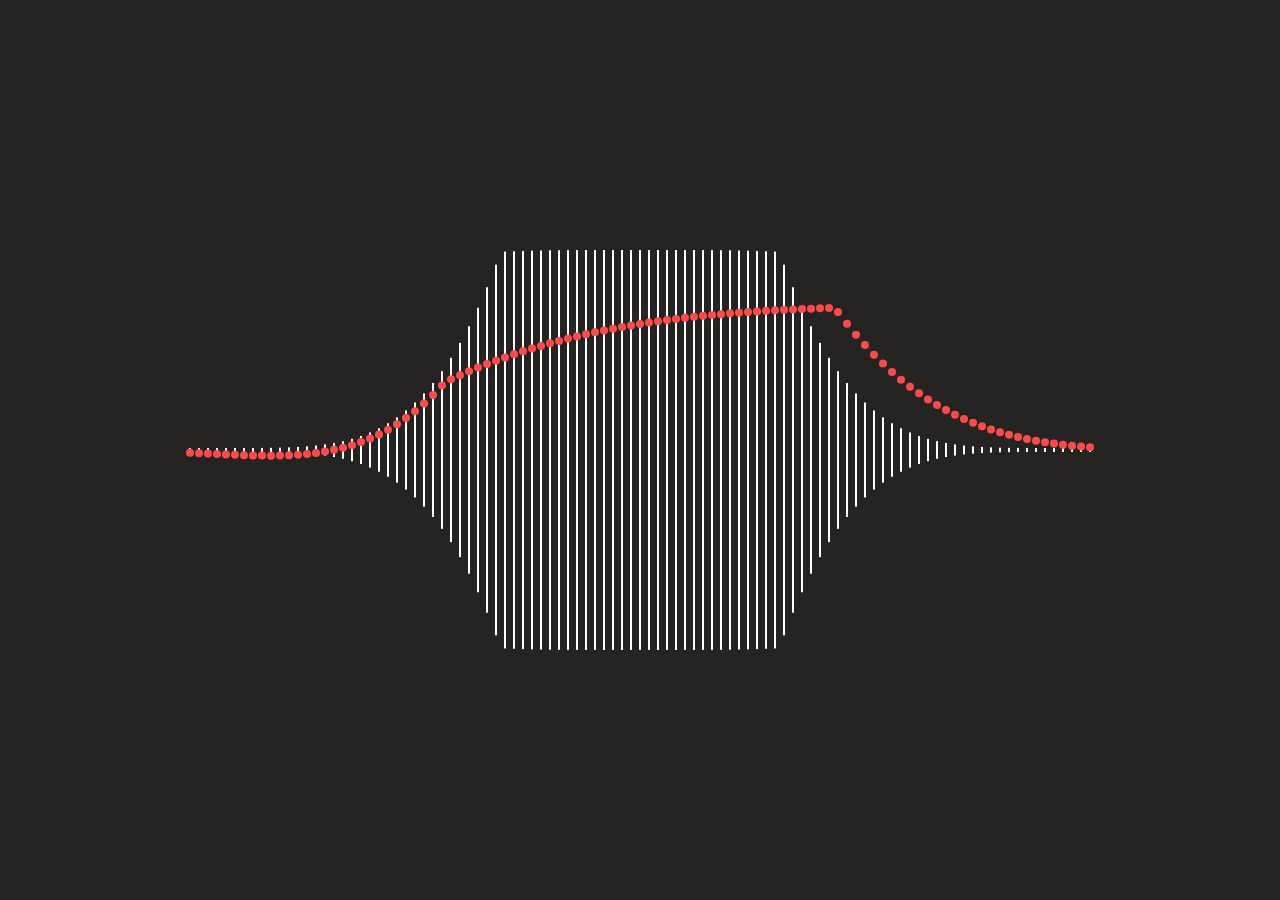
<file: Anime Js/anime-master/documentation/examples/built-in-easings.html>
<!DOCTYPE html>
<html>
<head>
  <title>built-in easings • anime.js</title>
  <meta charset="utf-8">
  <meta name="viewport" content="width=device-width, initial-scale=1, maximum-scale=1">
  <meta property="og:title" content="anime.js">
  <meta property="og:url" content="https://animejs.com">
  <meta property="og:description" content="Javascript Animation Engine">
  <meta property="og:image" content="https://animejs.com/documentation/assets/img/icons/og.png">
  <meta name="twitter:card" content="summary">
  <meta name="twitter:title" content="anime.js">
  <meta name="twitter:site" content="@juliangarnier">
  <meta name="twitter:description" content="Javascript Animation Engine">
  <meta name="twitter:image" content="https://animejs.com/documentation/assets/img/icons/twitter.png">
  <link rel="apple-touch-icon-precomposed" href="../assets/img/social-media-image.png">
  <link rel="icon" type="image/png" href="../assets/img/favicon.png" >
  <link href="../assets/css/animejs.css" rel="stylesheet">
  <link href="../assets/css/documentation.css" rel="stylesheet">
  <style>

    :root {
      font-size: 24px;
    }

    body {
      display: flex;
      flex-wrap: wrap;
      justify-content: center;
      align-items: center;
      height: 100vh;
    }

    .easing-visualizer {
      position: relative;
      display: flex;
      align-items: center;
      justify-content: space-between;
      width: 100%;
      max-width: 908px;
      padding-bottom: 50%;
    }

    .easing-visualizer .wrapper {
      position: absolute;
      bottom: 0;
      display: flex;
      align-items: center;
      justify-content: space-between;
      width: 100%;
      height: 100%;
    }

    .easing-visualizer .bar {
      width: 2px;
      height: 4px;
      margin: 0 3px;
      background-color: currentColor;
      transform-origin: 50% 50%;
    }

    .easing-visualizer .dot {
      position: relative;
      width: 8px;
      height: 8px;
      background-color: currentColor;
      border-radius: 50%;
    }

  </style>
</head>
<body>

  <div class="easing-visualizer">
    <div class="wrapper bars-wrapper"></div>
    <div class="wrapper dots-wrapper"></div>
  </div>

</body>
<script type="module">

  import anime from '../../src/index.js';

  const easingVisualizerEl = document.querySelector('.easing-visualizer');
  const barsWrapperEl = easingVisualizerEl.querySelector('.bars-wrapper');
  const dotsWrapperEl = easingVisualizerEl.querySelector('.dots-wrapper');
  const barsFragment = document.createDocumentFragment();
  const dotsFragment = document.createDocumentFragment();
  const numberOfBars = 101;

  for (let i = 0; i < numberOfBars; i++) {
    const barEl = document.createElement('div');
    const dotEl = document.createElement('div');
    barEl.classList.add('bar');
    dotEl.classList.add('dot');
    dotEl.classList.add('color-red');
    barsFragment.appendChild(barEl);
    dotsFragment.appendChild(dotEl);
  }

  barsWrapperEl.appendChild(barsFragment);
  dotsWrapperEl.appendChild(dotsFragment);

  // anime.setValue('.easing-visualizer .dot', { translateX: anime.stagger(6) });

  function animateEasing() {

    const easings = [];
    for (let ease in anime.penner) easings.push(ease);
    easings.push('steps('+anime.random(5, 20)+')');
    easings.push('cubicBezier(0.545, 0.475, 0.145, 1)');
    const ease = easings[anime.random(0, easings.length - 1)];
    const duration = 450;

    anime.timeline({
      complete: animateEasing,
      easing: ease,
      duration: duration
    })
    .add({
      targets: '.easing-visualizer .bar',
      scaleY: anime.stagger([1, 100], {easing: ease, from: 'center', direction: 'reverse'}),
      delay: anime.stagger(14, {from: 'center'})
    })
    .add({
      targets: '.easing-visualizer .dot',
      translateY: anime.stagger(['-6rem', '6rem'], {easing: ease, from: 'last'}),
      delay: anime.stagger(10, {from: 'center'})
    }, 0);

  }

  animateEasing();

</script>
</html>
</file>
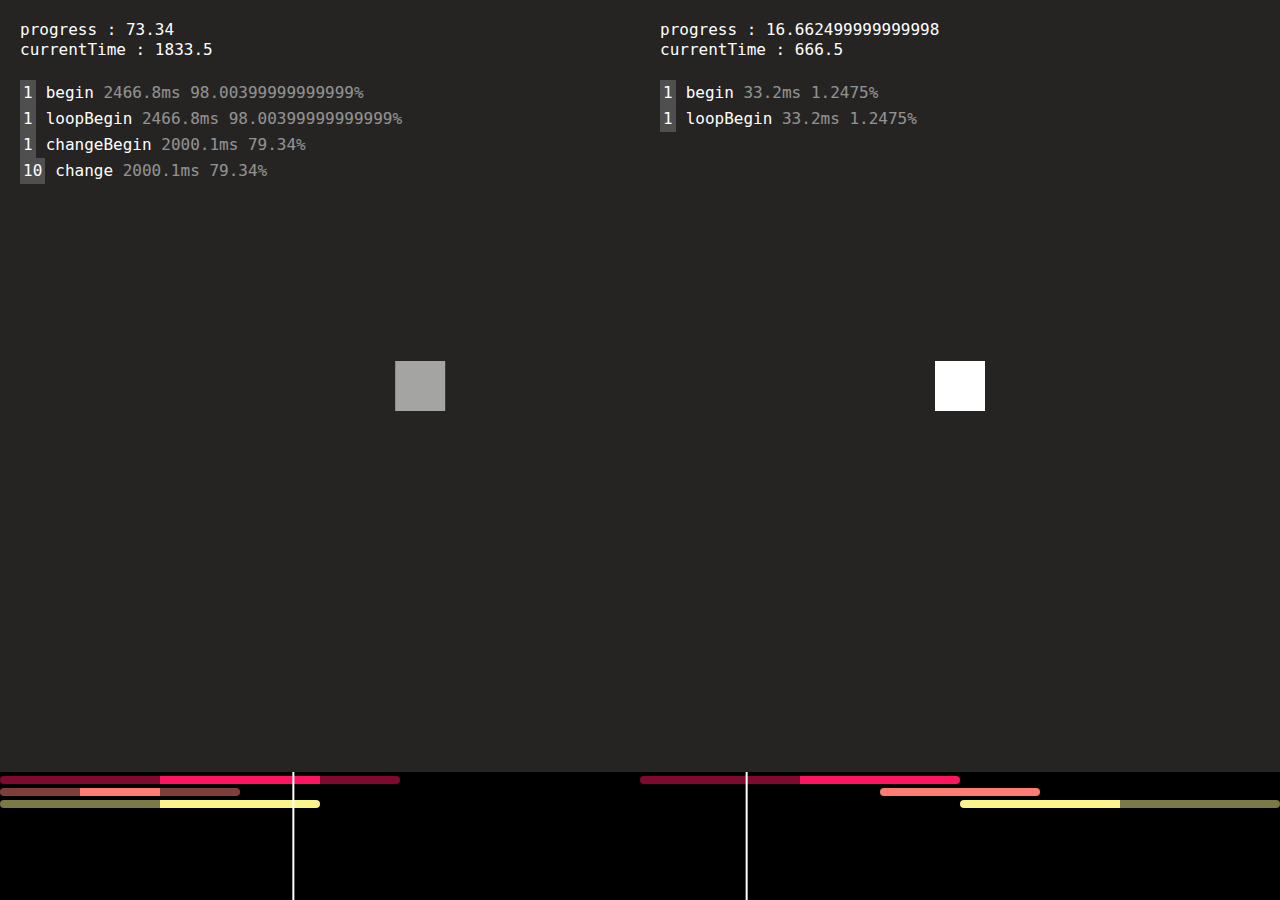
<file: Anime Js/anime-master/documentation/examples/callbacks.html>
<!DOCTYPE html>
<html>
<head>
  <title>Anime states system | anime.js</title>
  <meta charset="utf-8">
  <meta name="viewport" content="width=device-width, initial-scale=1, maximum-scale=1">
  <meta property="og:title" content="anime.js">
  <meta property="og:url" content="https://animejs.com">
  <meta property="og:description" content="Javascript Animation Engine">
  <meta property="og:image" content="https://animejs.com/documentation/assets/img/icons/og.png">
  <meta name="twitter:card" content="summary">
  <meta name="twitter:title" content="anime.js">
  <meta name="twitter:site" content="@juliangarnier">
  <meta name="twitter:description" content="Javascript Animation Engine">
  <meta name="twitter:image" content="https://animejs.com/documentation/assets/img/icons/twitter.png">
  <link rel="apple-touch-icon-precomposed" href="../assets/img/social-media-image.png">
  <link rel="icon" type="image/png" href="../assets/img/favicon.png" >
  <link href="../assets/css/animejs.css" rel="stylesheet">
  <link href="../assets/css/documentation.css" rel="stylesheet">
  <style>

    body {
      display: flex;
      flex-wrap: no-wrap;
      justify-content: space-around;
      align-items: center;
      position: absolute;
      width: 100%;
      height: 100vh;
      padding-bottom: 128px;
    }

    .el {
      width: 50px;
      height: 50px;
      background-color: currentColor;
    }

    .log {
      overflow-y: scroll;
      position: absolute;
      top: 0;
      height: 100%;
      padding: 20px;
      padding-top: 80px;
      font-size: 16px;
      line-height: 20px;
      text-align: left;
      font-family: monospace;
    }

    .log-animation {
      left: 0;
      width: 50%;
    }

    .log-timeline {
      left: 50%;
      width: 50%;
    }

    .counter {
      display: inline-block;
      margin-right: 10px;
      padding: 3px;
      background-color: rgba(255,255,255,.2);
    }

    .currentTime, .progress { opacity: .5 }

    .time {
      position: absolute;
      top: 0;
      height: 80px;
      padding: 20px;
      font-size: 16px;
      line-height: 20px;
      text-align: left;
      font-family: monospace;
    }

    .time-animation {
      left: 0;
      width: 50%;
    }

    .time-timeline {
      left: 50%;
      width: 50%;
    }

    /* Player animation */

    .timeline {
      position: fixed;
      bottom: 0;
      height: 128px;
      padding-top: 4px;
      background-color: #000;
    }

    .timeline.player-animation {
      width: 50%;
      left: 0;
    }

    .timeline.player-timeline {
      width: 50%;
      left: 50%;
    }

    .tl-needle {
      position: absolute;
      z-index: 2;
      top: 0;
      left: 0;
      bottom: 0;
      width: 2px;
      margin-left: -1px;
      background-color: #FFF;
    }

    .tl-animation {
      position: relative;
      display: flex;
      justify-content: space-between;
      width: auto;
      height: 8px;
      margin-bottom: 4px;
      background-color: currentColor;
      border-radius: .5rem;
    }

    .tl-delay,
    .tl-end-delay {
      width: auto;
      height: 100%;
      background-color: rgba(0,0,0,.5);
    }

  </style>
</head>
<body>

  <div class="el color-04"></div>

  <div class="el color-08"></div>

  <div class="log log-animation"></div>
  <div class="time time-animation"></div>

  <div class="log log-timeline"></div>
  <div class="time time-timeline"></div>

</body>
<script type="module">

  import anime from '../../src/index.js';

  var animationTimeLogEl = document.querySelector('.time-animation');
  var timelineTimeLogEl = document.querySelector('.time-timeline');

  var animation = anime({
    targets: '.el.color-04',
    translateX: [
      {value: 200},
      {value: -200},
      {value: 200}
    ],
    rotate: {
      value: 720,
      easing: 'easeInOutCirc',
      duration: 500,
      delay: 500
    },
    opacity: {
      value: .5,
      easing: 'linear',
      duration: 1000,
      delay: 1000,
      endDelay: 0
    },
    delay: 1000,
    endDelay: 500,
    duration: 1000,
    easing: 'easeOutQuad',
    direction: 'reverse',
    loop: 2,
    autoplay: false,
    update: function(a) {
      animationTimeLogEl.innerHTML = 'progress : ' + a.progress + '<br>currentTime : ' + a.currentTime;
    },
  });


  var tl = anime.timeline({
    targets: '.el.color-08',
    easing: 'easeInOutQuad',
    autoplay: false,
    direction: 'alternate',
    loop: 3,
    update: function(a) {
      timelineTimeLogEl.innerHTML = 'progress : ' + a.progress + '<br>currentTime : ' + a.currentTime;
    }
  })
  .add({
    translateX: 100,
    delay: 1000
  })
  .add({
    translateY: 100
  }, '-=500')
  .add({
    rotate: 360,
    endDelay: 1000
  }, '-=500');


  function animePlayer(instance, playerClass) {

    function createEl(type, className, parentEl) {
      var el = document.createElement(type);
      if (className) el.classList.add(className);
      if (parentEl) parentEl.appendChild(el);
      return el;
    }

    var timelineEl = createEl('div', 'timeline', document.body);
    if (playerClass) timelineEl.classList.add(playerClass);
    var needleEl = createEl('div', 'tl-needle', timelineEl);
    var animations = [];
    var colors = ['#FF1461','#FF7C72','#FBF38C','#A6FF8F','#18FF92','#1CE2B2','#5EF3FB','#61C3FF','#5A87FF','#8453E3','#C26EFF','#FB89FB'];
    var colorIndex = 0;

    function convertMStoEM(ms) { return ms / 100; }
    function convertEMtoMS(em) { return parseFloat(em) * 250; }

    function createAnimationLog(animObj, timelineOffset) {
      var anim = animObj;
      anim.player = {};
      anim.player.animationEl = createEl('div', 'tl-animation', timelineEl);
      anim.player.delayEl = createEl('div', 'tl-delay', anim.player.animationEl);
      anim.player.endDelayEl = createEl('div', 'tl-end-delay', anim.player.animationEl);
      anim.update = function() {
        anime.set(anim.player.animationEl, {
          left: convertMStoEM(timelineOffset) + 'em',
          width: convertMStoEM(anim.duration) + 'em'
        });
        anime.set(anim.player.delayEl, {width: (anim.delay / anim.duration) * 100 + '%'});
        anime.set(anim.player.endDelayEl, {width: (anim.endDelay / anim.duration) * 100 + '%'});
      }
      anime.set(anim.player.animationEl, {color: colors[colorIndex]});
      colorIndex++;
      if (!colors[colorIndex]) colorIndex = 0;
      anim.update();
      animations.push(anim);
      return anim;
    }

    instance.pause();

    var playerAnimation = anime({
      targets: needleEl,
      translateX: convertMStoEM(instance.duration) + 'em',
      duration: instance.duration,
      direction: instance.direction,
      loop: instance.loop,
      easing: 'linear',
      update: function(a) {
        instance.seek(a.currentTime);
      },
      complete: function(a) {
        instance.seek(a.currentTime);
      }
    });

    if (instance.children.length) {
      instance.children.forEach(function(child) {
        child.animations.forEach(function(anim) {
          createAnimationLog(anim, child.timelineOffset);
        });
      })
    } else {
      instance.animations.forEach(function(anim) {
        createAnimationLog(anim);
      });
    }

  }

  animePlayer(animation, 'player-animation');
  animePlayer(tl, 'player-timeline');

  function logCallbacks(animation, logEl, callbacks) {

    function appendLog(cbName) {
      animation[cbName] = function() {
        var pEl = document.createElement('p');
        var counterSpanEl = document.createElement('span');
        var currentTimeSpanEl = document.createElement('span');
        var progressSpanEl = document.createElement('span');
        var textSpanEl = document.createElement('span');
        var lastPEl = logEl.querySelector('p:last-child');
        currentTimeSpanEl.innerHTML = ' ' + animation.currentTime + 'ms';
        progressSpanEl.innerHTML = ' ' + animation.progress + '%';
        if (lastPEl && lastPEl.querySelector('.text').innerHTML === cbName) {
          var lastCountEl = lastPEl.querySelector('.counter');
          var lastCountValue = parseFloat(lastCountEl.innerHTML);
          lastCountValue++;
          lastCountEl.innerHTML = lastCountValue;
        } else {
          counterSpanEl.innerHTML = 1;
          textSpanEl.innerHTML = cbName;
          counterSpanEl.classList.add('counter');
          textSpanEl.classList.add('text');
          currentTimeSpanEl.classList.add('currentTime');
          progressSpanEl.classList.add('progress');
          pEl.appendChild(counterSpanEl);
          pEl.appendChild(textSpanEl);
          pEl.appendChild(currentTimeSpanEl);
          pEl.appendChild(progressSpanEl);
          logEl.appendChild(pEl);
          logEl.scrollTop = logEl.scrollHeight;
        }
      }
    }

    callbacks.forEach(appendLog);

  }

  logCallbacks(animation, document.querySelector('.log-animation'), [
    'begin',
    'loopBegin',
    'changeBegin',
    'change',
    'changeComplete',
    'loopComplete',
    'complete'
  ]);


  logCallbacks(tl, document.querySelector('.log-timeline'), ['begin',
    'loopBegin',
    'changeBegin',
    'change',
    'changeComplete',
    'loopComplete',
    'complete'
  ]);


</script>
</html>
</file>
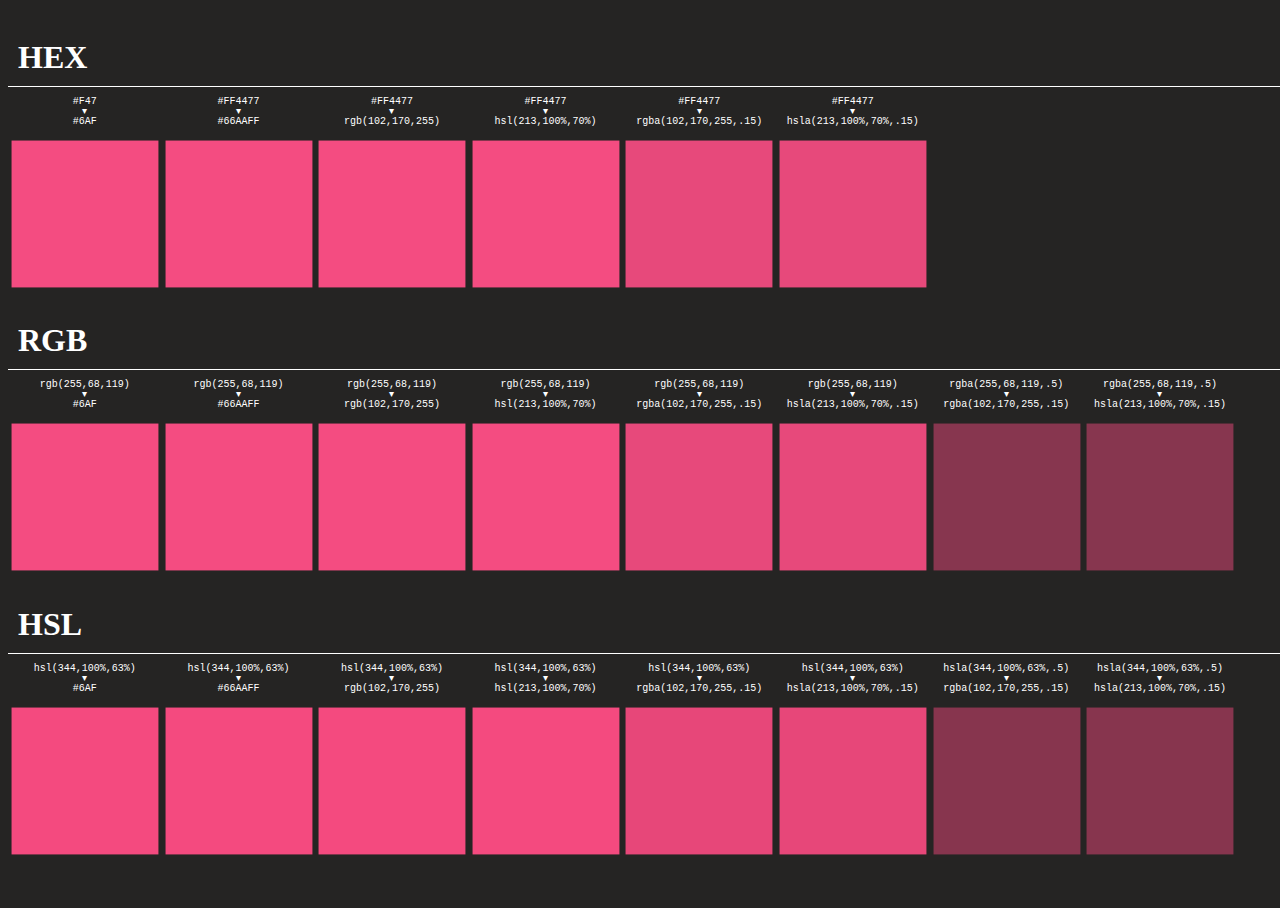
<file: Anime Js/anime-master/documentation/examples/colors-test.html>
<!DOCTYPE html>
<html>
<head>
  <title>Colors test | anime.js</title>
  <meta charset="utf-8">
  <meta name="viewport" content="width=device-width, initial-scale=1, maximum-scale=1">
  <meta property="og:title" content="anime.js">
  <meta property="og:url" content="https://animejs.com">
  <meta property="og:description" content="Javascript Animation Engine">
  <meta property="og:image" content="https://animejs.com/documentation/assets/img/icons/og.png">
  <meta name="twitter:card" content="summary">
  <meta name="twitter:title" content="anime.js">
  <meta name="twitter:site" content="@juliangarnier">
  <meta name="twitter:description" content="Javascript Animation Engine">
  <meta name="twitter:image" content="https://animejs.com/documentation/assets/img/icons/twitter.png">
  <link rel="apple-touch-icon-precomposed" href="../assets/img/social-media-image.png">
  <link rel="icon" type="image/png" href="../assets/img/favicon.png">
  <link href="../assets/css/documentation.css" rel="stylesheet">
  <script src="../../lib/anime.min.js"></script>
  <!-- <script src="../assets/js/anime/anime.2.0.2.js"></script> -->
  <!-- <script src="../assets/js/anime/anime.1.3.js"></script> -->
  <style>
    body {
      width: 100%;
      height: 100vh;
    }
    .color-tests {
      display: flex;
      flex-wrap: wrap;
    }
    .section-title {
      display: block;
      width: 100%;
      margin-bottom: 10px;
      padding: 10px;
      border-bottom: 1px solid #FFF;
    }
    .color-test {
      flex-shrink: 2;
      text-align: center;
      font-size: 10px;
      line-height: 1em;
      font-family: monospace;
    }
    .color-el {
      display: flex;
      align-items: center;
      justify-content: center;
      position: relative;
      width: 12vw;
      height: 12vw;
      margin-top: 10px;
    }
  </style>
</head>
<body>
  <section class="color-section">
    <h1 class="section-title">HEX</h1>
    <div class="color-tests">
      <div class="color-test hex-to-hex-shorthand">#F47<br>▾<br>#6AF</div>
      <div class="color-test hex-to-hex">#FF4477<br>▾<br>#66AAFF</div>
      <div class="color-test hex-to-rgb">#FF4477<br>▾<br>rgb(102,170,255)</div>
      <div class="color-test hex-to-hsl">#FF4477<br>▾<br>hsl(213,100%,70%)</div>
      <div class="color-test hex-to-rgba">#FF4477<br>▾<br>rgba(102,170,255,.15)</div>
      <div class="color-test hex-to-hsla">#FF4477<br>▾<br>hsla(213,100%,70%,.15)</div>
    </div>
  </section>
  <section class="color-section">
    <h1 class="section-title">RGB</h1>
    <div class="color-tests">
      <div class="color-test rgb-to-hex-shorthand">rgb(255,68,119)<br>▾<br>#6AF</div>
      <div class="color-test rgb-to-hex">rgb(255,68,119)<br>▾<br>#66AAFF</div>
      <div class="color-test rgb-to-rgb">rgb(255,68,119)<br>▾<br>rgb(102,170,255)</div>
      <div class="color-test rgb-to-hsl">rgb(255,68,119)<br>▾<br>hsl(213,100%,70%)</div>
      <div class="color-test rgb-to-rgba">rgb(255,68,119)<br>▾<br>rgba(102,170,255,.15)</div>
      <div class="color-test rgb-to-hsla">rgb(255,68,119)<br>▾<br>hsla(213,100%,70%,.15)</div>
      <div class="color-test rgba-to-rgba">rgba(255,68,119,.5)<br>▾<br>rgba(102,170,255,.15)</div>
      <div class="color-test rgba-to-hsla">rgba(255,68,119,.5)<br>▾<br>hsla(213,100%,70%,.15)</div>
    </div>
  </section>
  <section class="color-section">
    <h1 class="section-title">HSL</h1>
    <div class="color-tests">
      <div class="color-test hsl-to-hex-shorthand">hsl(344,100%,63%)<br>▾<br>#6AF</div>
      <div class="color-test hsl-to-hex">hsl(344,100%,63%)<br>▾<br>#66AAFF</div>
      <div class="color-test hsl-to-rgb">hsl(344,100%,63%)<br>▾<br>rgb(102,170,255)</div>
      <div class="color-test hsl-to-hsl">hsl(344,100%,63%)<br>▾<br>hsl(213,100%,70%)</div>
      <div class="color-test hsl-to-rgba">hsl(344,100%,63%)<br>▾<br>rgba(102,170,255,.15)</div>
      <div class="color-test hsl-to-hsla">hsl(344,100%,63%)<br>▾<br>hsla(213,100%,70%,.15)</div>
      <div class="color-test hsla-to-rgba">hsla(344,100%,63%,.5)<br>▾<br>rgba(102,170,255,.15)</div>
      <div class="color-test hsla-to-hsla">hsla(344,100%,63%,.5)<br>▾<br>hsla(213,100%,70%,.15)</div>
    </div>
  </section>
  <script>

    var colorTestEls = document.querySelectorAll('.color-test');

    function createTest(el) {
      var testHtml = el.innerHTML;
      var testValues = testHtml.split('<br>▾<br>');
      var colorEl = document.createElement('div');
      colorEl.classList.add('color-el');
      el.appendChild(colorEl);
      anime({
        targets: colorEl,
        backgroundColor: [testValues[0], testValues[1]],
        scale: [.97, .75],
        direction: 'alternate',
        easing: 'easeInOutSine',
        duration: 4000,
        loop: true
      });
    }

    for (var i = 0; i < colorTestEls.length; i++) createTest(colorTestEls[i]);

  </script>
</body>
</html>
</file>
<file: Anime Js/anime-master/documentation/assets/css/animejs.css>
@font-face {
 font-family: "Roobert";
 font-weight: 400;
 font-style: normal;
 src: url("../fonts/Roobert-Regular.woff2") format("woff2");
}

@font-face {
 font-family: "Roobert";
 font-weight: 400;
 font-style: italic;
 src: url("../fonts/Roobert-Regular.woff2") format("woff2");
}

@font-face {
 font-family: "Roobert";
 font-weight: 600;
 font-style: normal;
 src: url("../fonts/Roobert-SemiBold.woff2") format("woff2");
}

@font-face {
 font-family: "Roobert";
 font-weight: 600;
 font-style: italic;
 src: url("../fonts/Roobert-SemiBoldItalic.woff2") format("woff2");
}

@font-face {
  font-family: "InputMono";
  src: url("../fonts/InputMono-Regular.woff2") format("woff2"),
      url("../fonts/InputMono-Regular.woff") format("woff");
  font-weight: normal;
  font-style: normal;
}

@font-face {
  font-family: "InputMono";
  src: url("../fonts/InputMono-Bold.woff2") format("woff2"),
      url("../fonts/InputMono-Bold.woff") format("woff");
  font-weight: bold;
  font-style: normal;
}

@font-face {
  font-family: "InputMono";
  src: url("../fonts/InputMono-BoldItalic.woff2") format("woff2"),
      url("../fonts/InputMono-BoldItalic.woff") format("woff");
  font-weight: bold;
  font-style: italic;
}

@font-face {
  font-family: "InputMono";
  src: url("../fonts/InputMono-Italic.woff2") format("woff2"),
      url("../fonts/InputMono-Italic.woff") format("woff");
  font-weight: normal;
  font-style: italic;
}

*, *:before, *:after {
  box-sizing: border-box;
  margin: 0;
  padding: 0;
  border: 0;
  font: inherit;
  vertical-align: baseline;
}

html,
body {
  background-color: #252423;
  color: #F6F4F2;
}

body {
  font-family: Roobert, Helvetica Neue, Helvetica, Arial, sans-serif;
  font-weight: 400;
  font-feature-settings:"tnum" 1, "ss03" 1;
  -webkit-font-smoothing: antialiased;
}

h1, h2 {
  font-weight: 600;
}

input {
  font-family: Roobert, Helvetica Neue, Helvetica, Arial, sans-serif;
  font-variant-numeric: tabular-nums;
}

sup {
  vertical-align: super;
  font-size: .625em;
}

strong {
  font-weight: 600;
}

.color-white { color: #F6F4F2; } /* White */
.color-black { color: #2E2C2C; } /* Black */
.color-red, .color-targets { color: #FF4B4B; }/* red: */
.color-orange, .color-properties { color: #FF8F42; }/* orange: */
.color-lightorange, .color-prop-params { color: #FFC730; }/* lightorange: */
.color-yellow, .color-anim-params { color: #F6FF56; }/* yellow: */
.color-citrus, .color-values { color: #A4FF4F; }/* citrus: */
.color-green, .color-keyframes { color: #18FF74; }/* green: */
.color-darkgreen, .color-staggering { color: #00D672; }/* darkgreen: */
.color-turquoise, .color-tl { color: #3CFFEC; }/* turquoise: */
.color-skyblue, .color-controls { color: #61C3FF; }/* skyblue: */
.color-kingblue, .color-callbacks { color: #5A87FF; }/* kingblue: */
.color-lavender, .color-svg { color: #8453E3; }/* lavender: */
.color-purple, .color-easings { color: #C26EFF; }/* purple: */
.color-pink, .color-helpers { color: #FB89FB; }/* pink: */

.anime-mini-logo {
  width: 100px;
  height: 24px;
  transform: scaleY(.5);
}
</file>
<file: Anime Js/anime-master/documentation/assets/css/anime-theme.css>
.hljs {
  display: block;
  color: #F6F4F2;
}

.hljs-comment,
.hljs-quote {
  color: #A2A09F;
  font-style: italic;
}

.hljs-doctag,
.hljs-keyword,
.hljs-formula {
  color: #B08CFF;
}

.hljs-section,
.hljs-name,
.hljs-selector-tag,
.hljs-deletion,
.hljs-subst {
  color: #FF7C72;
}

.hljs-literal {
  color: #1CE2B2;
}

.hljs-string,
.hljs-regexp,
.hljs-addition,
.hljs-attribute,
.hljs-attr,
.hljs-meta-string {
  color: #A6FF8F;
}

.hljs-built_in,
.hljs-class .hljs-title {
  color: #FBF38C;
}

.hljs-variable,
.hljs-template-variable,
.hljs-type,
.hljs-selector-class,
.hljs-selector-attr,
.hljs-selector-pseudo,
.hljs-number {
  color: #FF7C72;
}

.hljs-symbol,
.hljs-bullet,
.hljs-link,
.hljs-meta,
.hljs-selector-id,
.hljs-title {
  color: #61C3FF;
}

.hljs-emphasis {
  font-style: italic;
}

.hljs-strong {
  font-weight: bold;
}

.hljs-link {
  text-decoration: underline;
}
</file>
<file: Anime Js/anime-master/documentation/assets/css/documentation.css>
html,
body,
header {
  background-color: #252423;
}

body {
  position: absolute;
  width: 100%;
  height: 100%;
  color: white;
  font-variant-numeric: tabular-nums;
  -webkit-font-smoothing: antialiased;
  overflow-x: hidden;
}

.content {
  overflow: hidden;
  opacity: 0;
  display: flex;
  flex-direction: row;
  width: 100%;
  height: 100%;
  transition: opacity 1s ease;
}

.ready .content {
  opacity: 1;
}

/* Headers */

.header {
  position: absolute;
  z-index: 1;
  top: 0;
  width: 100%;
}

.logo {
  display: flex;
  justify-content: space-between;
  opacity: .8;
  width: 100%;
  height: 20px;
  text-decoration: none;
  color: currentColor;
}

.logo:visited {
  color: currentColor;
}

.logo svg {
  width: 100%;
  height: 100%;
}

.logo:hover {
  opacity: 1;
}

.version-number {
  opacity: .6;
  color: currentColor;
}

header {
  position: sticky;
  top: 0;
  z-index: 2;
  display: flex;
  align-items: center;
  justify-content: space-between;
  width: 100%;
  height: 60px;
  padding-left: 20px;
  padding-right: 20px;
  border-bottom: 1px solid rgba(0,0,0,.65);
}

h2 {
  font-size: 16px;
  letter-spacing: 1px;
  text-transform: uppercase;
  font-weight: 200;
}

/* Panes */

.pane {
  position: relative;
  height: 100%;
}

/* Sidebar */

.sidebar {
  display: flex;
  flex-direction: column;
  width: 240px;
  padding-top: 60px;
  border-right: 1px solid rgba(0,0,0,.65);
}

.sidebar-info {
  display: flex;
  justify-content: space-between;
  padding: 20px;
}

.navigation {
  overflow-y: auto;
  width: 100%;
  height: 100%;
  padding: 10px 0 20px 20px;
}

.navigation ul {
  height: 30px;
  overflow-y: hidden;
  -webkit-transition:opacity .4s ease;
  transition: opacity .4s ease;
}

.navigation ul li {
  position: relative;
}

.navigation ul li:before {
  content: "";
  display: block;
  position: absolute;
  top: 4px;
  left: 2px;
  width: 1px;
  height: calc(100% - 8px);
  background-color: white;
}

.navigation ul li:first-child:before {
  display: none;
}

.navigation a {
  display: block;
  padding-left: 10px;
  color: white;
  text-decoration: none;
  font-size: 14px;
  line-height: 20px;
  letter-spacing: .5px;
  text-transform: uppercase;
}

.navigation ul li:first-child a {
  padding-left: 0;
  padding-top: 10px;
  padding-bottom: 10px;
}

.navigation ul li a,
.navigation ul li:before {
  opacity: .4;
}

.navigation ul li a {
  transition: opacity .4s ease, color .4s ease;
}

.navigation ul.active a {
  opacity: .7;
}

.navigation ul li:hover a,
.navigation ul li:hover:before {
  transition: none;
  opacity: 1;
}

.navigation ul li.active a,
.navigation ul li.active:before {
  opacity: 1;
  color: currentColor;
}

.navigation ul li.active:before {
  background-color: currentColor;
}

.navigation ul.active li:first-child a,
.navigation ul.active li:first-child a:hover {
  opacity: 1;
  color: currentColor;
}

/* Info pane */

.demo-info {
  flex-direction: column;
  font-size: 16px;
  line-height: 22px;
}

.info-output {
  overflow-x: hidden;
  overflow-y: auto;
  position: relative;
  top: 0;
  width: 100%;
  height: calc(100% - 60px);
  padding: 20px;
}

.demo-info pre {
  font-variant-ligatures: none;
  -webkit-font-variant-ligatures: none;
}

.demo-info code {
  font-family: "Input Mono Reg", monospace;
  font-size: 14px;
  line-height: 22px;
  white-space: pre-wrap;
}

.demo-info p {
  margin-bottom: 20px;
}

.demo-info p,
.demo-info td {
  color: #F6F4F2;
}

.demo-info i {
  font-style: italic;
}

.demo-info a {
  text-decoration: none;
  border-bottom: 1px dotted currentColor;
  word-wrap: break-word;
  overflow-wrap: break-word;
}

.demo-info a:hover {
  border-bottom: 1px solid currentColor;
}

.demo-info a[href^="http"],
.demo-info a[href^="http"]:visited {
  color: #F6F4F2;
}

.demo-info p.bubble {
  display: inline-block;
  position: relative;
  padding: 8px 12px;
}

.demo-info p.bubble.warning {
  color: #FBF38C;
}

.demo-info p.bubble.info {
  color: #61C3FF;
}

.demo-info p.bubble:after {
  content: "";
  pointer-events: none;
  color: currentColor;
  display: inline-block;
  position: absolute;
  top: 0;
  left: 0;
  right: 0;
  bottom: 0;
  background-color: currentColor;
  border-radius: 3px;
  opacity: .05;
}

.demo-info code.hljs {
  display: inline-block;
}

.demo-info pre {
  margin-bottom: 20px;
}

.demo-info pre code {
  position: relative;
  display: inline-block;
  width: 100%;
  padding: 8px 12px;
  background-color: rgba(0,0,0,.2);
  border: 1px solid rgba(0,0,0,.2);
  border-radius: 3px;
}

.demo-info p code {
  position: relative;
  padding: 0 2px;
  height: 20px;
  background-color: rgba(0,0,0,.2);
  box-shadow: inset 0 0 1px rgba(0,0,0,.4);
  border-radius: 3px;
}

.demo-info table {
  margin-bottom: 20px;
  border: 1px solid rgba(255,255,255,.15);
  border-spacing: 0;
  border-radius: 3px;
}

.demo-info td {
  vertical-align: middle;
  padding: 8px 12px;
  border-left: 1px solid rgba(255,255,255,.15);
  border-top: 1px solid rgba(255,255,255,.15);
}

.demo-info thead td {
  text-transform: uppercase;
  font-size: 16px;
  line-height: 22px;
  letter-spacing: 1px;
  color: rgba(255,255,255,.4);
  border-top: none;
}

.demo-info td:first-child {
  border-left: none;
}

.code-preview {
  width: 100%;
  padding-top: 40px;
}

.code-preview h2 {
  margin-bottom: 20px;
}

/* Demos */

.demos {
  overflow-y: scroll;
  width: calc(50% - 240px);
  min-width: 330px;
}

article {
  width: 100%;
  display: flex;
  flex-direction: column;
  flex-wrap: wrap;
  align-items: flex-start;
  justify-content: flex-start;
}

.demo {
  position: relative;
  z-index: 1;
  display: flex;
  align-items: center;
  justify-content: center;
  width: 100%;
  min-height: 200px;
  padding-top: 35px;
  border-bottom: 1px solid rgba(0,0,0,.65);
  cursor: pointer;
}

.demo-description {
  display: none;
}

.demo.controls {
  padding-top: 50px;
}

.demo.active.controls {
  cursor: default;
}

.demo:before {
  content: "";
  position: absolute;
  z-index: 0;
  top: 0;
  left: 0;
  opacity: 0;
  display: block;
  width: 100%;
  height: 100%;
  background-color: currentColor;
}

.demo.active:before {
  opacity: .05;
}

.demo-content {
  position: relative;
  display: flex;
  flex-direction: column;
  justify-content: center;
  text-align: center;
  width: 290px;
  height: 100%;
}

.demo-content.vertical {
  flex-direction: row;
}

.demo-title {
  position: absolute;
  top: 0;
  left: 20px;
  width: calc(100% - 40px);
  padding: 23px 0;
  font-size: 14px;
  letter-spacing: 2px;
  text-transform: uppercase;
  color: #F6F4F2;
  opacity: .9;
}

.active .demo-title {
  color: currentColor;
  opacity: 1;
}

.line {
  width: 100%;
  padding: 1px 0px;
}

.line.align-center {
  display: flex;
  justify-content: center;
}

.grid {
  display: flex;
  flex-wrap: wrap;
}

.controls {
  opacity: .4;
  display: flex;
  align-items: center;
  justify-content: center;
  padding-top: 20px;
  padding-bottom: 10px;
}

.controls button {
  position: relative;
  display: block;
  margin: 0 0 0 -1px;
  padding: 5px 10px;
  font-size: 14px;
  text-transform: uppercase;
  border: 1px solid currentColor;
  background-color: transparent;
  color: currentColor;
}

.controls button:focus {
  outline: none;
}

.active .controls {
  opacity: 1;
}

.active .controls button:after {
  content: '';
  opacity: 0;
  position: absolute;
  left: 0;
  top: 0;
  display: block;
  width: 100%;
  height: 100%;
  background-color: currentColor;
}

.active .controls button:hover:after {
  opacity: .2;
}

.controls button.is-active:after,
.controls button.is-active:hover:after {
  opacity: .4;
}

.controls button:first-child {
  margin-left: 0;
}

.controls input {
  margin-left: 10px;
}

.text-output {
  padding-top: 10px;
  padding-bottom: 10px;
  font-size: 16px;
  color: currentColor;
  text-align: center;
  background-color: transparent;
  border: 1px solid currentColor;
}

.log {
  width: 100%;
  height: 100%;
  background: transparent;
  color: currentColor;
  border: none;
  font-size: 16px;
  text-align: center;
}

.bottom.log {
  padding-top: 10px;
  padding-bottom: 10px;
}

.logs {
  pointer-events: none;
  display: flex;
  flex-direction: column;
  align-items: center;
  position: absolute;
  width: 100%;
  height: auto;
}

.log:focus {
  outline: none;
}

input.progress {
  cursor: ew-resize;
}

input.progress[value] {
  position: relative;
  width: 100%;
  height: 27px;
  -webkit-appearance: none;
  background-color: transparent;
  color: currentColor;
}

input.progress[value]:focus {
  outline: none;
}

input.progress[value]:after {
  content: "";
  position: absolute;
  top: 13px;
  left: 0;
  width: 100%;
  height: 1px;
  background-color: currentColor;
}

input.progress[value]::-webkit-slider-thumb {
  -webkit-appearance: none;
  background-color: currentColor;
  border-radius: 50%;
  width: 16px;
  height: 16px;
}

.square,
.circle {
  pointer-events: none;
  position: relative;
  width: 28px;
  height: 28px;
  margin: 1px;
  background-color: currentColor;
  font-size: 14px;
}

.circle {
  border-radius: 50%;
}

.square.outline,
.circle.outline {
  background-color: transparent;
  border: 1px solid currentColor;
}

.triangle {
  pointer-events: none;
  position: relative;
  width: 0;
  height: 0;
  border-style: solid;
  border-width: 0 14px 24px 14px;
  border-color: transparent transparent currentColor transparent;
}

.small {
  width: 18px;
  height: 18px;
}

.small.triangle {
  border-width: 0 10px 17px 10px;
}

.large {
  width: 48px;
  height: 48px;
}

.stretched {
  height: 2px;
}

.shadow {
  position: absolute;
  opacity: .2;
}

.label {
  position: absolute;
  opacity: 0;
  display: flex;
  flex-direction: column;
  justify-content: center;
  text-align: left;
  width: 100%;
  height: auto;
  padding-left: 38px;
  transition: opacity .5s ease;
  white-space: nowrap
}

.demo.active .label {
  opacity: .2;
}

.small.label {
  height: 18px;
  padding-left: 28px;
}

.large.label {
  height: 48px;
  padding-left: 58px;
}

.motion-path {
  position: relative;
  width: 256px;
  margin: auto;
}

.follow-path {
  position: absolute;
  top: -9px;
  left: -9px;
}

.align-center {
  align-items: center;
}

.add-states-demo .el {
  border: 1px solid rgba(0,0,0,0);
}

#cssProperties .el {
  transform: translate3d(0,0,0);
}

/* Responsive */

.sidebar,
.demo-info {
  display: none;
}

.demos {
  top: 60px;
  width: 100%;
  min-width: auto;
  height: calc(100% - 60px);
  -webkit-overflow-scrolling: touch;
}

@media (min-width: 800px) {
  .header {
    width: 239px;
  }
  .demo-info {
    display: inherit;
    width: calc(100% - 380px);
  }
  .demos {
    top: 0;
    width: 380px;
    height: 100%;
  }
  .demos::-webkit-scrollbar {
    width: 1px;
    background-color: transparent;
  }

  .demos::-webkit-scrollbar-track {
    background-color: rgba(0,0,0,.65);
  }

  .demos::-webkit-scrollbar-thumb {
    background-color: rgba(255,255,255,.3);
  }

  .demos::-webkit-scrollbar-thumb:hover {
    background-color: rgba(255,255,255,.6);
  }
}

@media (min-width: 1100px) {
  .sidebar {
    display: inherit;
  }
  .demos {
    width: calc(50% - 240px);
  }
  .demo-info {
    width: 50%;
  }
}
</file>
<file: Min Js/part.css>
body {
    margin: 0;
    font: normal 75% Arial, Helvetica, sans-serif;
  }

  canvas {
    display: block;
    vertical-align: bottom;
  }

  background-color:hover{background-color:#343d46;}

  #particles-js {
    position: absolute;
    width: 100%;
    height: 100%;
    background-color:#152238; transition:0.5s ease;


    background-repeat: no-repeat;
    background-size: cover;
    background-position: 50% 50%;
  }


  .count-particles {
    background: #000022;
    position: absolute;
    top: 48px;
    left: 0;
    width: 80px;
    color: #13E8E9;
    font-size: .8em;
    text-align: left;
    text-indent: 4px;
    line-height: 14px;
    padding-bottom: 2px;
    font-family: Helvetica, Arial, sans-serif;
    font-weight: bold;
  }

  .js-count-particles {
    font-size: 1.0em;
  }

  #stats,
  .count-particles {
    -webkit-user-select: none;
  }

  #stats {
    border-radius: 3px 3px 0 0;
    overflow: hidden;
  }

  .count-particles {
    border-radius: 0 0 3px 3px;
  }

  #forma{
    position:relative;

  }
</file>
